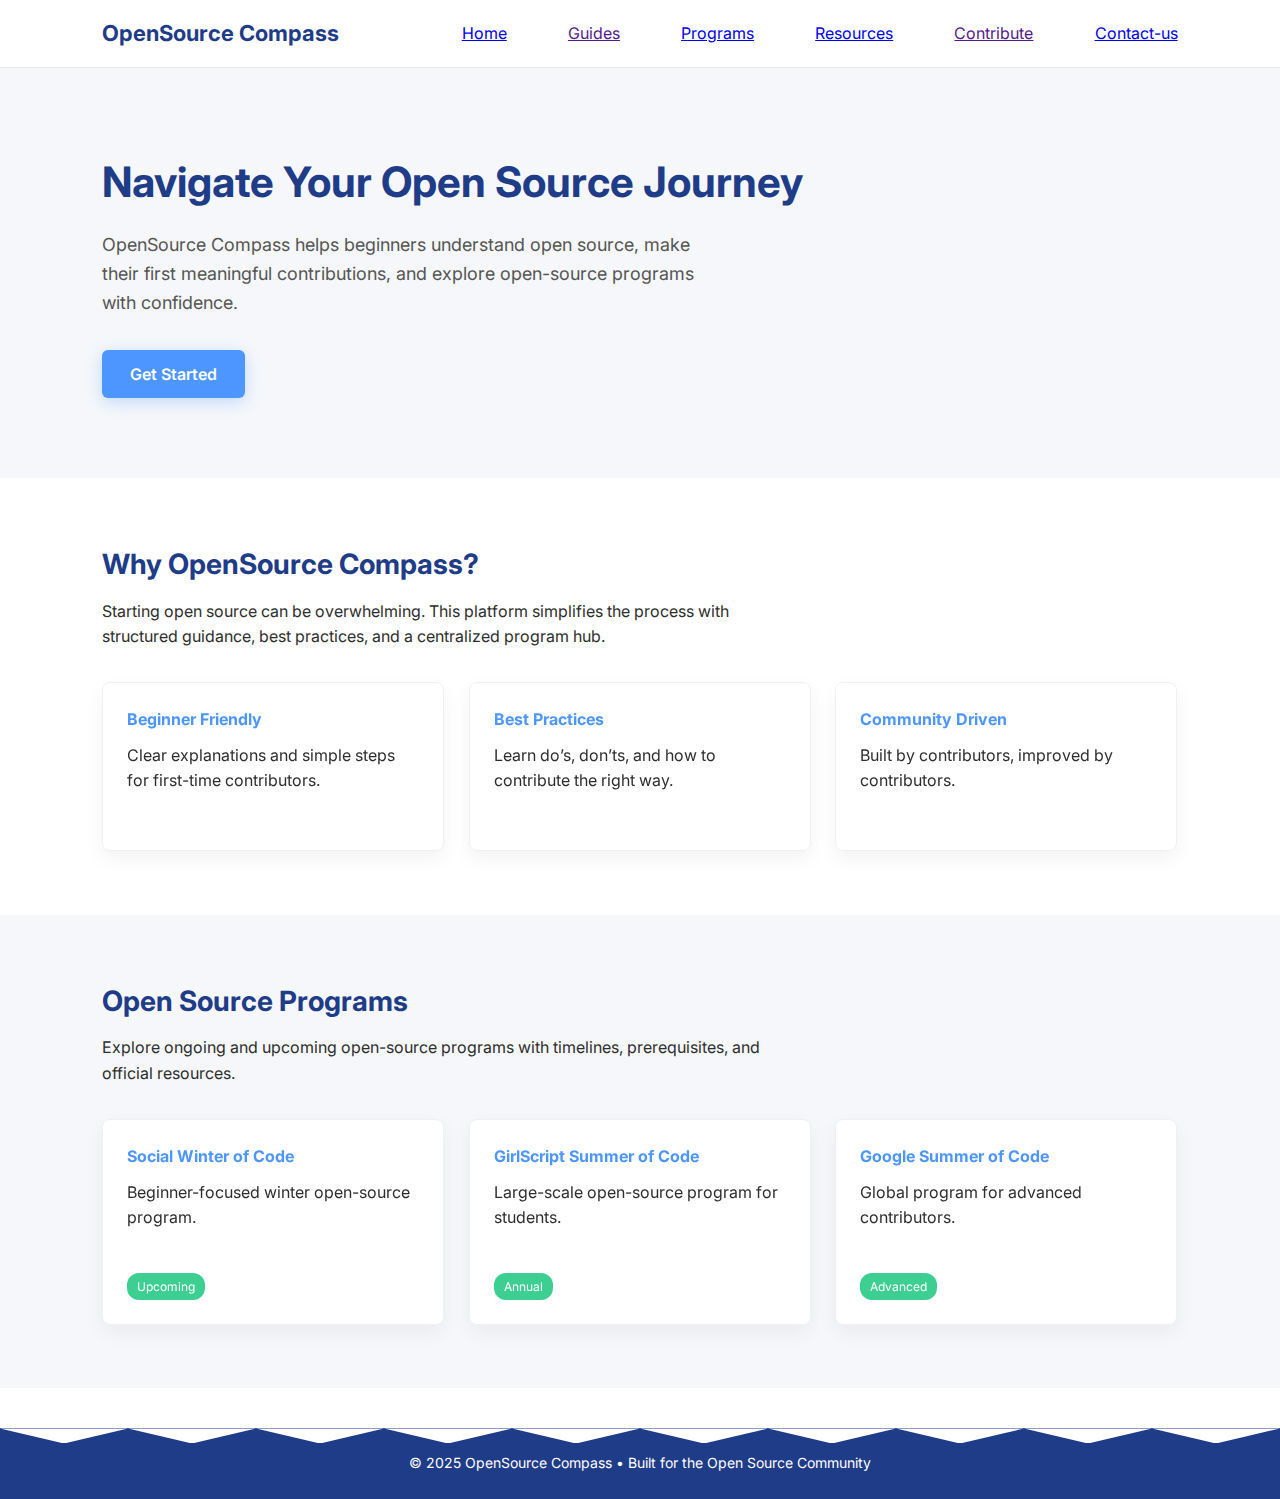
<file: index.html>
<!DOCTYPE html>
<html lang="en">
<head>
    <meta charset="UTF-8">
    <title>OpenSource Compass</title>
    <meta name="viewport" content="width=device-width, initial-scale=1.0">

    <!-- Google Font -->
    <link href="https://fonts.googleapis.com/css2?family=Inter:wght@400;600;700&display=swap" rel="stylesheet">
    <link rel="stylesheet" href="css/style.css">

    <style>
        :root {
            --primary-blue: #1F3C88;
            --secondary-blue: #4D96FF;
            --light-gray: #F5F7FA;
            --text-dark: #2E2E2E;
            --success-green: #3CCF91;
            --white: #FFFFFF;
        }

        * {
            margin: 0;
            padding: 0;
            box-sizing: border-box;
            font-family: 'Inter', sans-serif;
        }

        body {
            background-color: var(--white);
            color: var(--text-dark);
            line-height: 1.6;
        }

       
        header {
            background-color: var(--white);
            border-bottom: 1px solid #eaeaea;
            padding: 16px 8%;
            display: flex;
            justify-content: space-between;
            align-items: center;
        }

        header h1 {
            color: var(--primary-blue);
            font-size: 22px;
        }

        nav a {
            margin-left: 24px;
            text-decoration: none;
            color: var(--text-dark);
            font-weight: 500;
        }

        nav a:hover {
            color: var(--secondary-blue);
        }

        
        .hero {
            background-color: var(--light-gray);
            padding: 80px 8%;
            display: flex;
            flex-direction: column;
            align-items: flex-start;
        }

        .hero h2 {
            font-size: 42px;
            color: var(--primary-blue);
            margin-bottom: 16px;
        }

        .hero p {
            max-width: 600px;
            font-size: 18px;
            margin-bottom: 32px;
        }

        .hero button {
            background-color: var(--secondary-blue);
            color: var(--white);
            border: none;
            padding: 14px 28px;
            font-size: 16px;
            border-radius: 6px;
            cursor: pointer;
        }

        .hero button:hover {
            background-color: var(--primary-blue);
        }

        /* ---------- Section Common ---------- */
        section {
            padding: 64px 8%;
        }

        section h3 {
            font-size: 28px;
            color: var(--primary-blue);
            margin-bottom: 12px;
        }

        section p {
            max-width: 700px;
            margin-bottom: 32px;
        }

        /* ---------- Cards ---------- */
        .card-container {
            display: grid;
            grid-template-columns: repeat(auto-fit, minmax(250px, 1fr));
            gap: 24px;
        }

        .card {
            background-color: var(--white);
            padding: 24px;
            border-radius: 8px;
            box-shadow: 0 8px 20px rgba(0,0,0,0.05);
        }

        .card h4 {
            margin-bottom: 10px;
            color: var(--secondary-blue);
        }

        /* ---------- Programs Section ---------- */
        .programs {
            background-color: var(--light-gray);
        }

        .badge {
            display: inline-block;
            background-color: var(--success-green);
            color: var(--white);
            padding: 4px 10px;
            border-radius: 12px;
            font-size: 12px;
            margin-top: 10px;
        }

        /* ---------- Footer ---------- */
        footer {
            background-color: var(--primary-blue);
            color: var(--white);
            text-align: center;
            padding: 24px;
            margin-top: 40px;
        }

        footer p {
            font-size: 14px;
        }

        /* ---------- Responsive ---------- */
        @media (max-width: 768px) {
            .hero h2 {
                font-size: 32px;
            }
        }
    </style>
</head>

<body>


<header>
    <h1>OpenSource Compass</h1>
    <a>
        <a href="http://127.0.0.1:5500/OpenSource-Compass-main/home.html">Home</a>
        <a href="">Guides</a>
        <a href="http://127.0.0.1:5500/OpenSource-Compass-main/program.html">Programs</a>
        <a href="http://127.0.0.1:5500/OpenSource-Compass-main/Resources.html">Resources</a>
        <a href="">Contribute</a>
        <a href="http://127.0.0.1:5500/OpenSource-Compass-main/contact.html"/>Contact-us</a>
    </nav>
</header>


<section class="hero">
    <h2>Navigate Your Open Source Journey</h2>
    <p>
        OpenSource Compass helps beginners understand open source,
        make their first meaningful contributions, and explore
        open-source programs with confidence.
    </p>
    <button>Get Started</button>
</section>

<section>
    <h3>Why OpenSource Compass?</h3>
    <p>
        Starting open source can be overwhelming. This platform simplifies
        the process with structured guidance, best practices, and a
        centralized program hub.
    </p>

    <div class="card-container">
        <div class="card">
            <h4>Beginner Friendly</h4>
            <p>Clear explanations and simple steps for first-time contributors.</p>
        </div>

        <div class="card">
            <h4>Best Practices</h4>
            <p>Learn do’s, don’ts, and how to contribute the right way.</p>
        </div>

        <div class="card">
            <h4>Community Driven</h4>
            <p>Built by contributors, improved by contributors.</p>
        </div>
    </div>
</section>


<section class="programs">
    <h3>Open Source Programs</h3>
    <p>
        Explore ongoing and upcoming open-source programs with timelines,
        prerequisites, and official resources.
    </p>

    <div class="card-container">
        <div class="card">
            <h4>Social Winter of Code</h4>
            <p>Beginner-focused winter open-source program.</p>
            <span class="badge">Upcoming</span>
        </div>

        <div class="card">
            <h4>GirlScript Summer of Code</h4>
            <p>Large-scale open-source program for students.</p>
            <span class="badge">Annual</span>
        </div>

        <div class="card">
            <h4>Google Summer of Code</h4>
            <p>Global program for advanced contributors.</p>
            <span class="badge">Advanced</span>
        </div>
    </div>
</section>


<footer>
    <p>© 2025 OpenSource Compass • Built for the Open Source Community</p>
</footer>

</body>
</html>
</file>
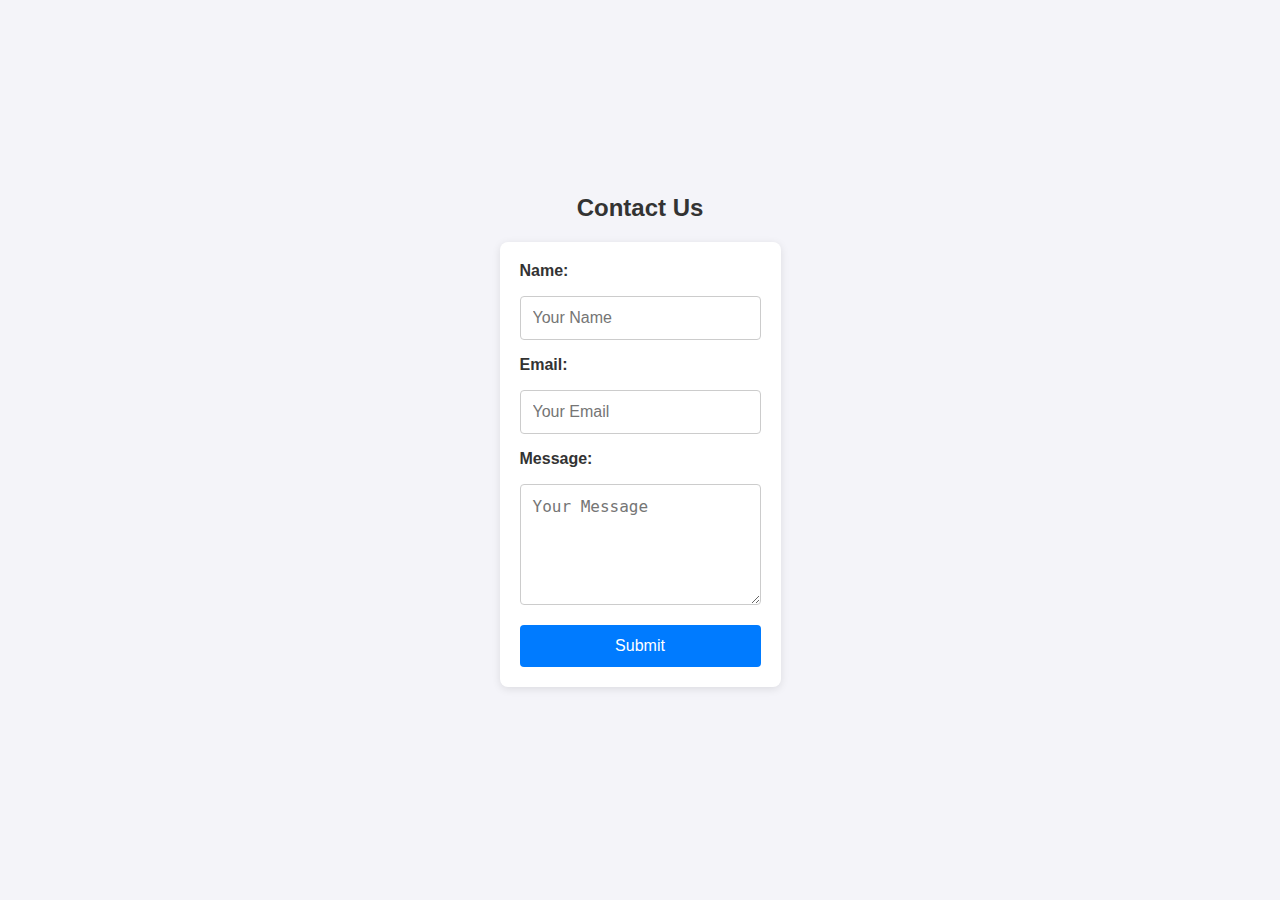
<file: contact.html>
<!DOCTYPE html>
<html lang="en">
<head>
  <meta charset="UTF-8">
  <meta name="viewport" content="width=device-width, initial-scale=1.0">
  <title>Contact Us</title>
  <style>
  
    * {
      margin: 0;
      padding: 0;
      box-sizing: border-box;
    }

    body {
      font-family: Arial, sans-serif;
      background-color: #f4f4f9;
      color: #333;
      display: flex;
      justify-content: center;
      align-items: center;
      height: 100vh;
      margin: 0;
    }

    h2 {
      color: #333;
      text-align: center;
      margin-bottom: 20px;
    }

   
    #contactForm {
      background-color: #fff;
      padding: 20px;
      border-radius: 8px;
      box-shadow: 0 2px 8px rgba(0, 0, 0, 0.1);
      width: 100%;
      max-width: 500px;
    }

    label {
      font-weight: bold;
      margin-bottom: 8px;
      display: inline-block;
    }

    input, textarea {
      width: 100%;
      padding: 12px;
      margin: 8px 0 16px 0;
      border-radius: 4px;
      border: 1px solid #ccc;
      font-size: 16px;
    }

    input:focus, textarea:focus {
      border-color: #007BFF;
      outline: none;
    }

    button {
      background-color: #007BFF;
      color: #fff;
      padding: 12px 20px;
      font-size: 16px;
      border: none;
      border-radius: 4px;
      cursor: pointer;
      width: 100%;
      transition: background-color 0.3s ease;
    }

    button:hover {
      background-color: #0056b3;
    }

  
    #submissions {
      margin-top: 20px;
      list-style: none;
      padding: 0;
    }

    #submissions li {
      background-color: #e9ecef;
      padding: 12px;
      border-radius: 4px;
      margin-bottom: 10px;
      border-left: 4px solid #007BFF;
    }

 
    @media (max-width: 600px) {
      #contactForm {
        width: 90%;
      }

      button {
        width: 100%;
      }
    }
  </style>
</head>
<body>

  <div>
    <h2>Contact Us</h2>
    <form id="contactForm">
      <label for="name">Name:</label><br>
      <input type="text" id="name" placeholder="Your Name" required><br>

      <label for="email">Email:</label><br>
      <input type="email" id="email" placeholder="Your Email" required><br>

      <label for="message">Message:</label><br>
      <textarea id="message" placeholder="Your Message" rows="5" required></textarea><br>

      <button type="submit">Submit</button>
    </form>

    <ul id="submissions"></ul>
  </div>

  <script>
   
    const form = document.getElementById('contactForm');
    const submissionsList = document.getElementById('submissions');

    
    let submissions = JSON.parse(localStorage.getItem('submissions')) || [];

  
    if (submissions.length > 0) {
      const last = submissions[submissions.length - 1];
      document.getElementById('name').value = last.name;
      document.getElementById('email').value = last.email;
      document.getElementById('message').value = last.message;
    }

 
 
    form.addEventListener('submit', function(e) {
      e.preventDefault();

     
      const name = document.getElementById('name').value;
      const email = document.getElementById('email').value;
      const message = document.getElementById('message').value;

   
      submissions.push({ name, email, message });

      
      localStorage.setItem('submissions', JSON.stringify(submissions));

    
    

      

      
      document.getElementById('name').value = name;
      document.getElementById('email').value = email;
      document.getElementById('message').value = message;
    });

 
  </script>

</body>
</html>
</file>
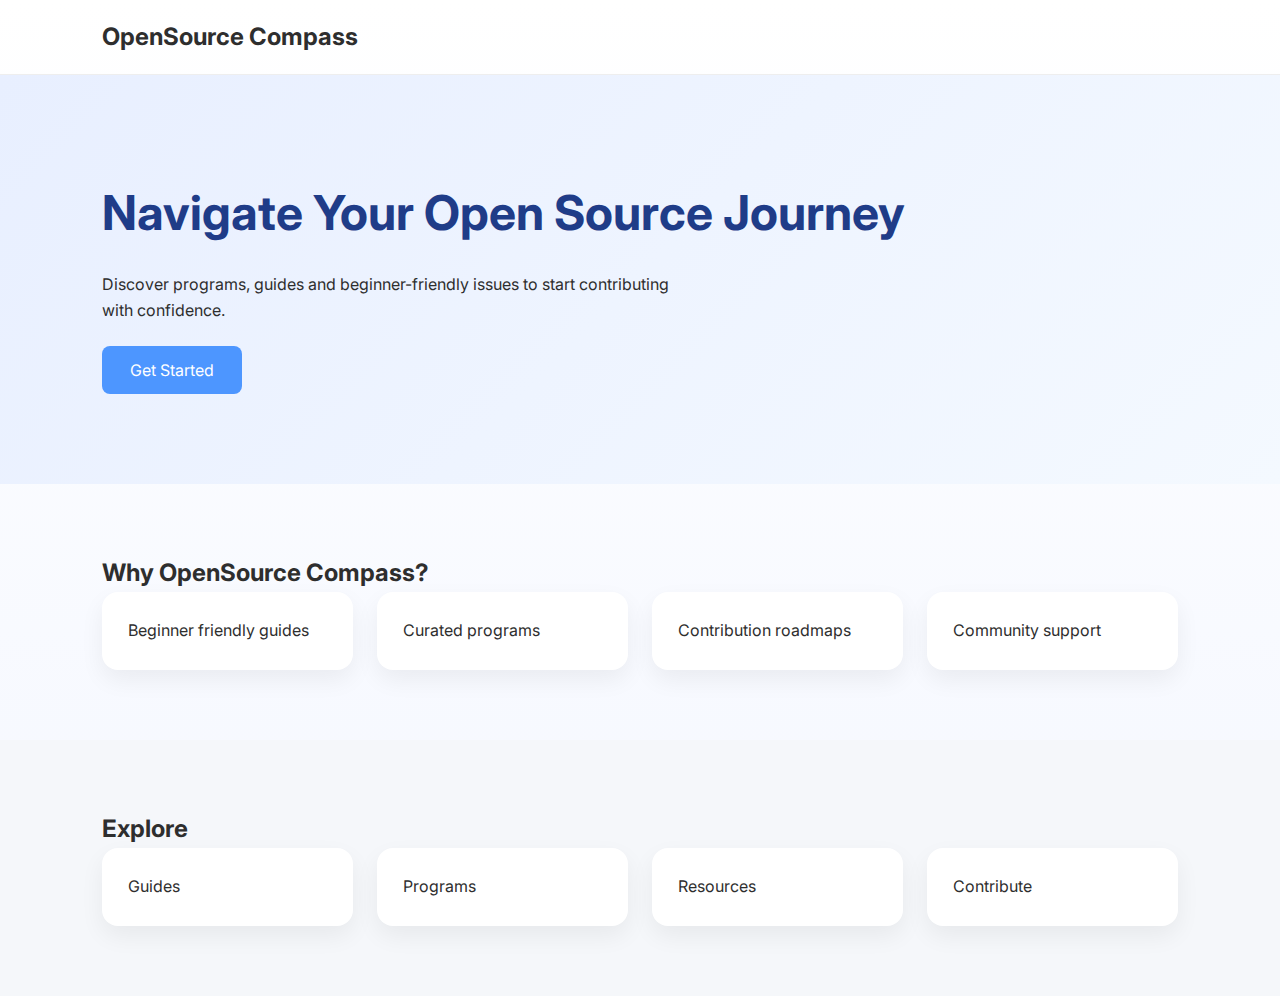
<file: home.html>
<!DOCTYPE html>
<html lang="en">
<head>
<meta charset="UTF-8">
<title>OpenSource Compass</title>
<meta name="viewport" content="width=device-width, initial-scale=1.0">
<link href="https://fonts.googleapis.com/css2?family=Inter:wght@400;600;700&display=swap" rel="stylesheet">
<style>
:root{--p:#1F3C88;--s:#4D96FF;--g:#F5F7FA;--d:#2E2E2E;--w:#fff}
*{margin:0;padding:0;box-sizing:border-box;font-family:Inter,sans-serif}
body{background:var(--w);color:var(--d);line-height:1.6}
header{display:flex;justify-content:space-between;align-items:center;padding:18px 8%;border-bottom:1px solid #eee}
nav a{margin-left:22px;text-decoration:none;color:var(--d);font-weight:500}
nav a:hover{color:var(--s)}
.hero{background:linear-gradient(135deg,#e8efff,#f4f9ff);padding:100px 8%}
.hero h1{font-size:48px;color:var(--p)}
.hero p{max-width:600px;margin:20px 0 35px}
.btn{background:var(--s);color:#fff;padding:14px 28px;border-radius:8px;text-decoration:none}
section{padding:70px 8%}
.grid{display:grid;grid-template-columns:repeat(auto-fit,minmax(240px,1fr));gap:24px}
.card{background:#fff;padding:26px;border-radius:16px;box-shadow:0 10px 25px rgba(0,0,0,.06)}
footer{text-align:center;background:var(--p);color:#fff;padding:26px;margin-top:60px}
body{background:linear-gradient(180deg,#ffffff,#f4f7ff)}.card:hover{transform:translateY(-6px);transition:.3s}.btn:hover{opacity:.9}
</style>
</head>
<body>
<header>
<h2>OpenSource Compass</h2>

</header>
<section class="hero">
<h1>Navigate Your Open Source Journey</h1>
<p>Discover programs, guides and beginner-friendly issues to start contributing with confidence.</p>
<a href="#" class="btn">Get Started</a>
</section>
<section>
<h2>Why OpenSource Compass?</h2>
<div class="grid">
<div class="card">Beginner friendly guides</div>
<div class="card">Curated programs</div>
<div class="card">Contribution roadmaps</div>
<div class="card">Community support</div>
</div>
</section>
<section style="background:var(--g)">
<h2>Explore</h2>
<div class="grid">
<div class="card">Guides</div><div class="card">Programs</div><div class="card">Resources</div><div class="card">Contribute</div>
</div>
</section>

</body>
</html>
</file>
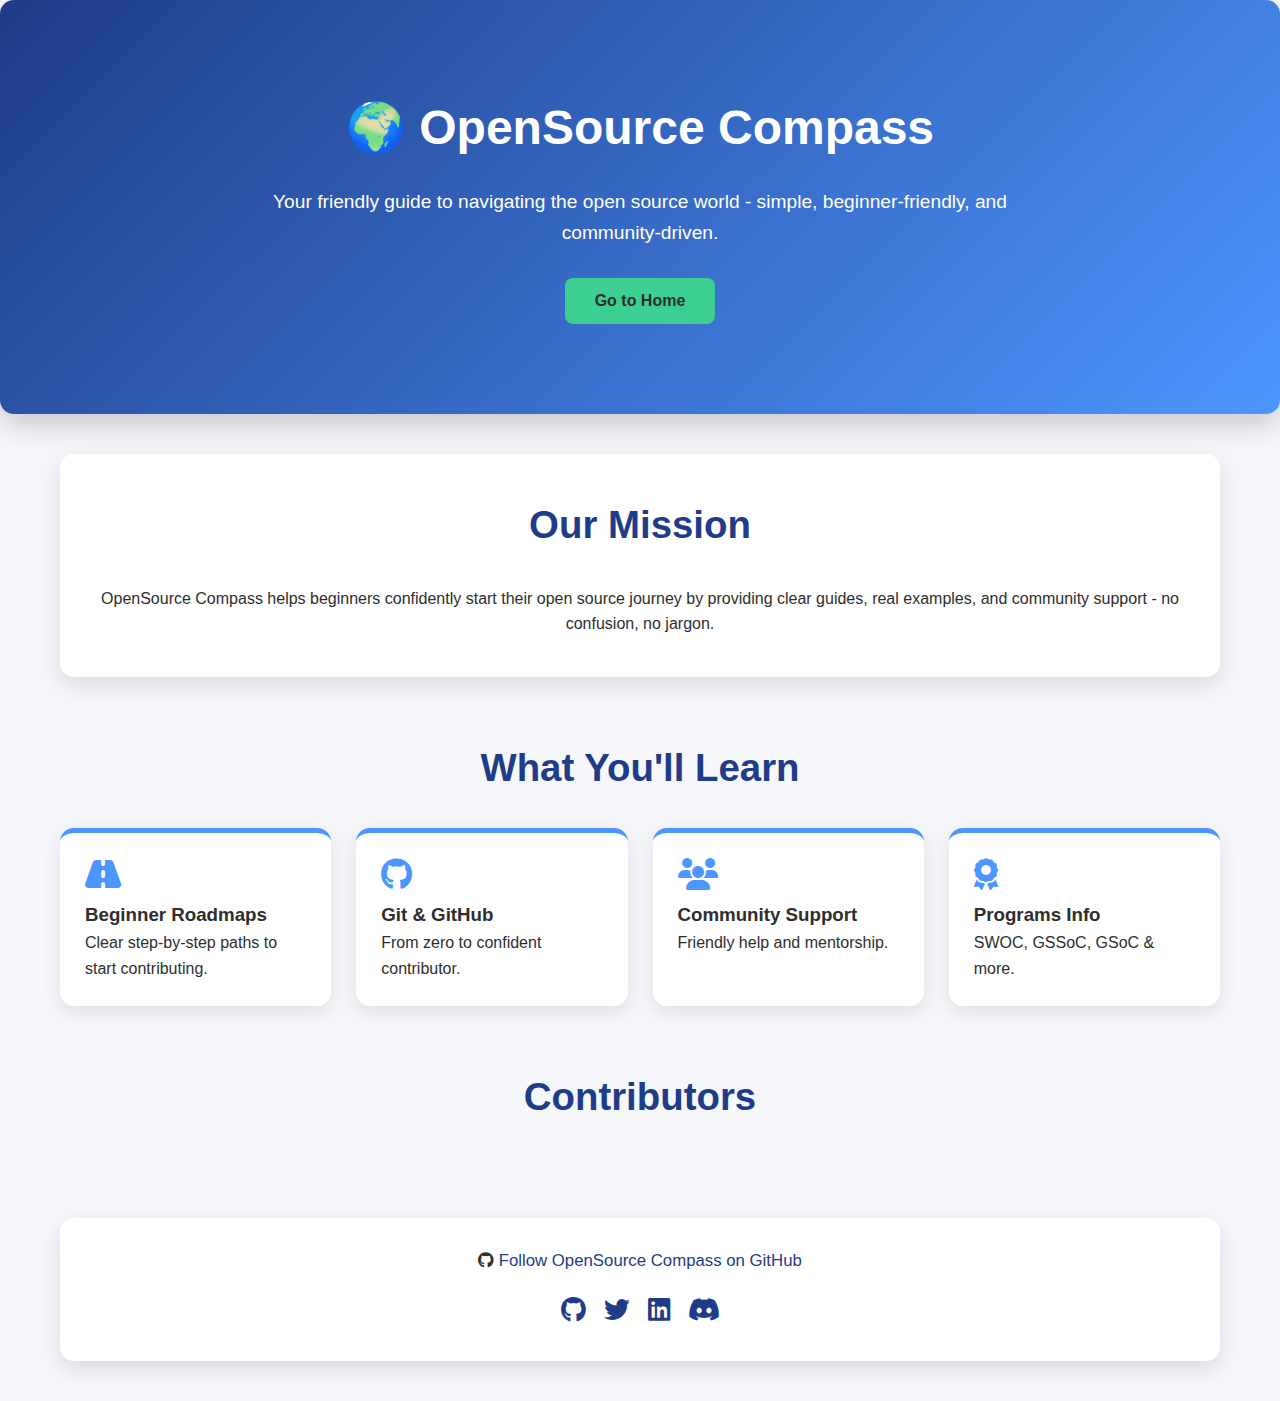
<file: masthead.html>
<!DOCTYPE html>
<html lang="en">
<head>
  <meta charset="UTF-8" />
  <meta name="viewport" content="width=device-width, initial-scale=1.0"/>
  <title>Masthead | OpenSource Compass</title>

  <!-- Font Awesome -->
  <link rel="stylesheet" href="https://cdnjs.cloudflare.com/ajax/libs/font-awesome/6.5.1/css/all.min.css"/>

  <style>
    :root {
      --primary-blue: #1F3C88;
      --secondary-blue: #4D96FF;
      --light-gray: #F5F7FA;
      --text-dark: #2E2E2E;
      --success-green: #3CCF91;
      --warning-orange: #FFA726;
      --danger-red: #EF5350;
      --white: #FFFFFF;
    }

    * {
      margin: 0;
      padding: 0;
      box-sizing: border-box;
      font-family: 'Segoe UI', Tahoma, Geneva, Verdana, sans-serif;
    }

    body {
      background: var(--light-gray);
      color: var(--text-dark);
      line-height: 1.6;
      animation: fadeIn 1s ease forwards;
    }

    @keyframes fadeIn {
      from { opacity: 0; transform: translateY(20px); }
      to { opacity: 1; transform: translateY(0); }
    }

    .container {
      max-width: 1200px;
      margin: 40px auto;
      padding: 0 20px;
      display: flex;
      flex-direction: column;
      gap: 60px;
    }

    /* Masthead Header */
    .masthead-header {
      background: linear-gradient(135deg, var(--primary-blue), var(--secondary-blue));
      color: var(--white);
      padding: 90px 20px;
      text-align: center;
      border-radius: 14px;
      box-shadow: 0 10px 30px rgba(0,0,0,0.2);
    }

    .masthead-header h1 {
      font-size: 3rem;
      margin-bottom: 20px;
    }

    .masthead-header p {
      max-width: 750px;
      margin: 0 auto 30px;
      font-size: 1.2rem;
    }

    .masthead-header button {
      padding: 14px 30px;
      font-size: 16px;
      font-weight: 600;
      border-radius: 8px;
      border: none;
      cursor: pointer;
      background: var(--success-green);
      color: var(--text-dark);
      transition: all 0.3s ease;
    }

    .masthead-header button:hover {
      background: var(--warning-orange);
      transform: translateY(-3px) scale(1.05);
    }

    h2 {
      text-align: center;
      font-size: 2.4rem;
      color: var(--primary-blue);
      margin-bottom: 30px;
    }

    /* Mission */
    .card {
      background: var(--white);
      padding: 40px;
      border-radius: 14px;
      box-shadow: 0 8px 25px rgba(0,0,0,0.12);
      text-align: center;
    }

    /* Features */
    .features {
      display: grid;
      grid-template-columns: repeat(auto-fit, minmax(250px, 1fr));
      gap: 25px;
    }

    .feature-card {
      background: var(--white);
      padding: 25px;
      border-radius: 14px;
      border-top: 5px solid var(--secondary-blue);
      box-shadow: 0 6px 20px rgba(0,0,0,0.1);
      transition: transform 0.3s ease;
    }

    .feature-card:hover {
      transform: translateY(-5px);
    }

    .feature-card i {
      font-size: 2rem;
      color: var(--secondary-blue);
      margin-bottom: 10px;
    }

    /* Contributors Grid */
.contributors {
  display: grid;
  grid-template-columns: repeat(5, 1fr); /* 4 per row */
  gap: 25px;
  justify-items: center;
}

.contributor {
  width: 180px;
  background: var(--white);
  border-radius: 14px;
  padding: 20px;
  text-align: center;
  border: 2px solid var(--secondary-blue);
  transition: all 0.3s ease;
}

.contributor img {
  width: 90px;
  height: 90px;
  border-radius: 50%;
  margin-bottom: 10px;
}

.contributor a {
  text-decoration: none;
  color: var(--text-dark);
}

.contributor:hover {
  transform: translateY(-6px) scale(1.05);
  box-shadow: 0 12px 28px rgba(0,0,0,0.2);
}

/* Responsive */
@media (max-width: 1024px) {
  .contributors {
    grid-template-columns: repeat(2, 1fr); /* 2 per row on tablet */
  }
}

@media (max-width: 600px) {
  .contributors {
    grid-template-columns: 1fr; /* 1 per row on mobile */
  }
}



    /* Contact */
    .contact-grid {
      display: grid;
      grid-template-columns: repeat(auto-fit, minmax(300px, 1fr));
      gap: 25px;
    }

    .contact-card {
      background: var(--white);
      padding: 30px;
      border-radius: 14px;
      box-shadow: 0 8px 22px rgba(0,0,0,0.12);
      text-align: center;
    }

    .social-icons {
      display: flex;
      justify-content: center;
      gap: 18px;
      margin-top: 15px;
    }

    .social-icons a {
      font-size: 1.6rem;
      color: var(--primary-blue);
      transition: transform 0.3s ease;
    }

    .social-icons a:hover {
      transform: scale(1.2);
      color: var(--secondary-blue);
    }

    /* Back to top */
    #backToTop {
      position: fixed;
      bottom: 30px;
      right: 20px;
      width: 50px;
      height: 50px;
      border-radius: 50%;
      border: none;
      background: var(--primary-blue);
      color: var(--white);
      font-size: 20px;
      cursor: pointer;
      display: none;
      box-shadow: 0 6px 20px rgba(0,0,0,0.25);
    }

    #backToTop:hover {
      background: var(--secondary-blue);
    }
    /* Repo / Follow Link Style (same as first card) */
.repo-link {
  font-size: 1.05rem;
  font-weight: 500;
  color: var(--primary-blue);
  text-decoration: none;
  text-underline-offset: 4px;
  transition: color 0.3s ease;
}

.repo-link:hover {
  color: var(--secondary-blue);
}

/* Social icons alignment improvement */
.social-icons {
  margin-top: 15px;
}

.social-icons a {
  font-size: 1.6rem;
  color: var(--primary-blue);
  transition: transform 0.3s ease, color 0.3s ease;
}

.social-icons a:hover {
  transform: scale(1.25);
  color: var(--secondary-blue);
}

  </style>
</head>

<body>

  <!-- Masthead -->
  <section class="masthead-header">
    <h1>🌍 OpenSource Compass</h1>
    <p>Your friendly guide to navigating the open source world - simple, beginner-friendly, and community-driven.</p>
    <button onclick="window.location.href='index.html'">Go to Home</button>
  </section>

  <div class="container">

    <!-- Mission -->
    <section class="card">
      <h2>Our Mission</h2>
      <p>
        OpenSource Compass helps beginners confidently start their open source journey
        by providing clear guides, real examples, and community support - no confusion, no jargon.
      </p>
    </section>

    <!-- Features -->
    <section>
      <h2>What You'll Learn</h2>
      <div class="features">
        <div class="feature-card">
          <i class="fa-solid fa-road"></i>
          <h3>Beginner Roadmaps</h3>
          <p>Clear step-by-step paths to start contributing.</p>
        </div>
        <div class="feature-card">
          <i class="fa-brands fa-github"></i>
          <h3>Git & GitHub</h3>
          <p>From zero to confident contributor.</p>
        </div>
        <div class="feature-card">
          <i class="fa-solid fa-users"></i>
          <h3>Community Support</h3>
          <p>Friendly help and mentorship.</p>
        </div>
        <div class="feature-card">
          <i class="fa-solid fa-award"></i>
          <h3>Programs Info</h3>
          <p>SWOC, GSSoC, GSoC & more.</p>
        </div>
      </div>
    </section>

    <!-- Contributors -->
    <section>
      <h2>Contributors</h2>
      <div id="contributors" class="contributors"></div>
    </section>

    <!-- Contact -->
   <div class="contact-card">
  <p>
    <i class="fa-brands fa-github"></i>
    <a 
      href="https://github.com/sayeeg-11" 
      target="_blank" 
      class="repo-link"
    >
      Follow OpenSource Compass on GitHub
    </a>
  </p>

  <div class="social-icons">
    <a href="https://github.com/sayeeg-11" target="_blank" title="GitHub">
      <i class="fa-brands fa-github"></i>
    </a>
    <a href="#" title="Twitter">
      <i class="fa-brands fa-twitter"></i>
    </a>
    <a href="#" title="LinkedIn">
      <i class="fa-brands fa-linkedin"></i>
    </a>
    <a href="#" title="Discord">
      <i class="fa-brands fa-discord"></i>
    </a>
  </div>
</div>


  </div>

  <button id="backToTop">↑</button>

  <script>
  async function fetchContributors() {
    try {
      const response = await fetch(
        "https://api.github.com/repos/sayeeg-11/OpenSource-Compass/contributors"
      );
      const contributors = await response.json();
      const container = document.getElementById("contributors");
      container.innerHTML = "";

      contributors.forEach(c => {
        const div = document.createElement("div");
        div.className = "contributor";
        div.innerHTML = `
          <a href="${c.html_url}" target="_blank" rel="noopener noreferrer">
            <img src="${c.avatar_url}" alt="${c.login}">
            <p><strong>${c.login}</strong></p>
          </a>
        `;
        container.appendChild(div);
      });
    } catch (error) {
      console.error("Error fetching contributors:", error);
    }
  }

  fetchContributors();
</script>

</body>
</html>
</file>
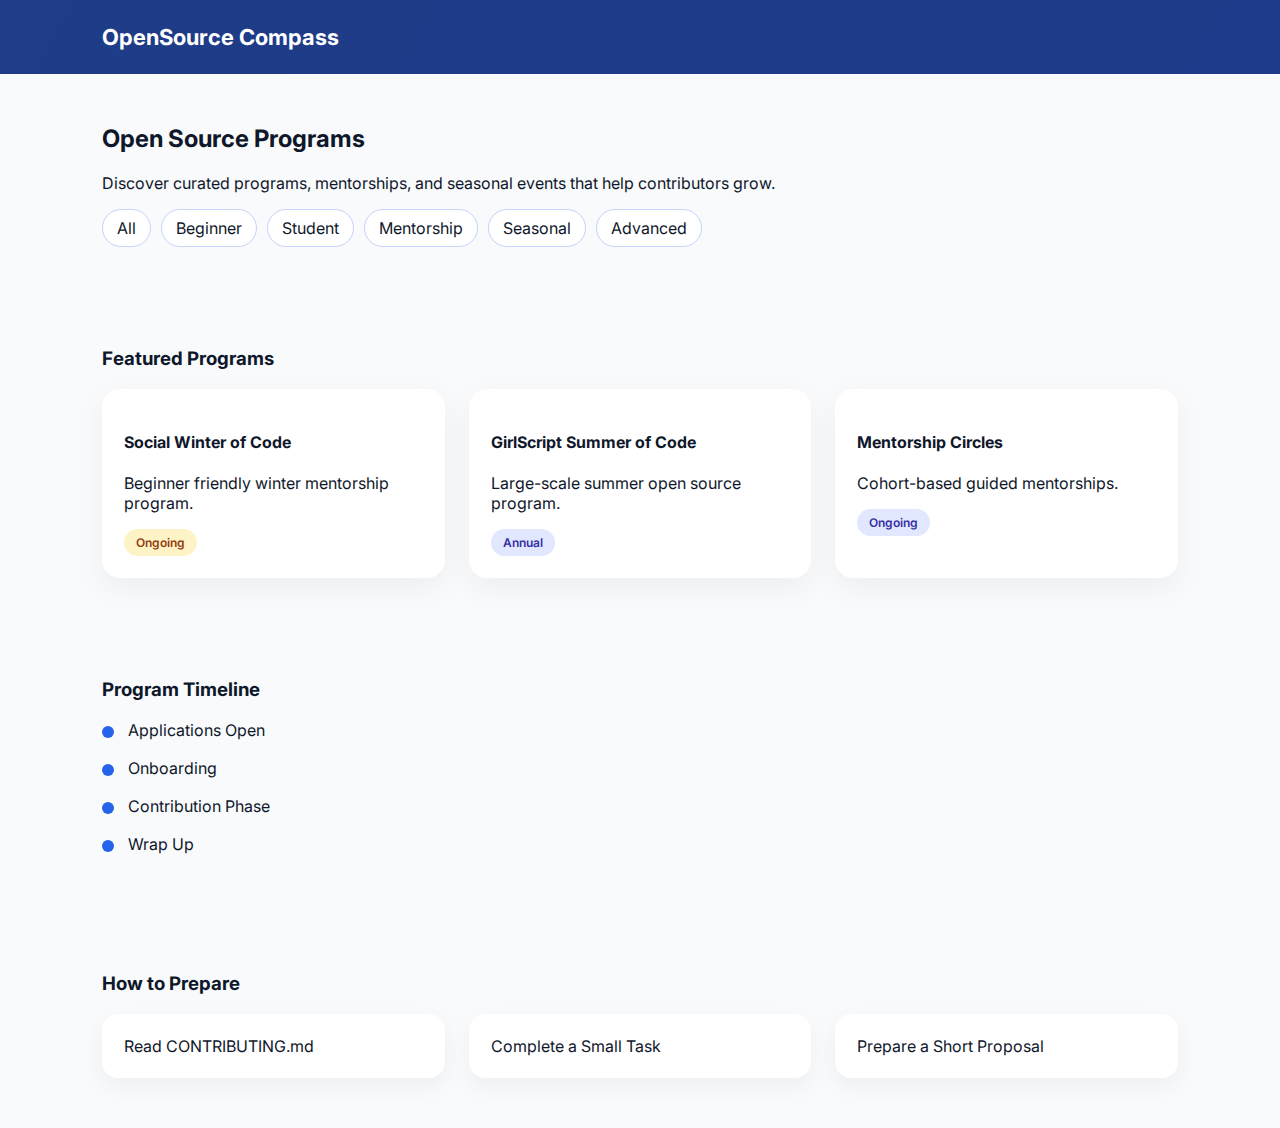
<file: program.html>
<!DOCTYPE html>
<html lang="en">
<head>
<meta charset="utf-8" />
<title>OpenSource Compass — Programs</title>
<meta name="viewport" content="width=device-width, initial-scale=1" />
<link href="https://fonts.googleapis.com/css2?family=Inter:wght@400;600;700&display=swap" rel="stylesheet" />
<style>
:root{--primary:#2563eb;--secondary:#1e40af;--bg:#f8fafc;--card:#ffffff;--text:#0f172a}
*{box-sizing:border-box;font-family:Inter}
body{margin:0;background:var(--bg);color:var(--text)}
header{background:linear-gradient(120deg,#1f3c88,#1e3a8a);color:#fff;padding:24px 8%;font-size:22px;font-weight:700}
section{padding:50px 8%}
h2,h3{margin-top:0}
.programs-grid{display:grid;grid-template-columns:repeat(auto-fit,minmax(280px,1fr));gap:24px}
.program-card{background:var(--card);padding:22px;border-radius:18px;box-shadow:0 10px 30px rgba(0,0,0,.05);transition:.3s}
.program-card:hover{transform:translateY(-6px);box-shadow:0 20px 40px rgba(0,0,0,.08)}
.program-badge{padding:6px 12px;border-radius:999px;font-size:12px;font-weight:600;display:inline-block}
.badge-upcoming{background:#fef3c7;color:#92400e}
.badge-annual{background:#e0e7ff;color:#3730a3}
.filters{display:flex;gap:10px;flex-wrap:wrap}
.filter-pill{background:#fff;border:1px solid #c7d2fe;border-radius:999px;padding:8px 14px;cursor:pointer;transition:.2s}
.filter-pill:hover{background:#2563eb;color:#fff}
.timeline-item{display:flex;gap:14px;margin-bottom:18px}
.timeline-dot{width:12px;height:12px;border-radius:50%;background:#2563eb;margin-top:6px}
.card-container{display:grid;grid-template-columns:repeat(auto-fit,minmax(260px,1fr));gap:24px}
.card{background:#fff;padding:22px;border-radius:16px;box-shadow:0 8px 22px rgba(0,0,0,.05)}
footer{text-align:center;padding:20px;background:#0f172a;color:#cbd5f5}
</style>
</head>
<body>
<header>OpenSource Compass</header>
<section class="programs-hero">
<h2>Open Source Programs</h2>
<p>Discover curated programs, mentorships, and seasonal events that help contributors grow.</p>
<div class="filters">
<span class="filter-pill">All</span><span class="filter-pill">Beginner</span><span class="filter-pill">Student</span><span class="filter-pill">Mentorship</span><span class="filter-pill">Seasonal</span><span class="filter-pill">Advanced</span>
</div>
</section>
<section>
<h3>Featured Programs</h3>
<div class="programs-grid">
<div class="program-card"><h4>Social Winter of Code</h4><p>Beginner friendly winter mentorship program.</p><span class="program-badge badge-upcoming">Ongoing</span></div>
<div class="program-card"><h4>GirlScript Summer of Code</h4><p>Large-scale summer open source program.</p><span class="program-badge badge-annual">Annual</span></div>
<div class="program-card"><h4>Mentorship Circles</h4><p>Cohort-based guided mentorships.</p><span class="program-badge badge-annual">Ongoing</span></div>
</div>
</section>
<section>
<h3>Program Timeline</h3>
<div class="timeline-item"><div class="timeline-dot"></div><div>Applications Open</div></div>
<div class="timeline-item"><div class="timeline-dot"></div><div>Onboarding</div></div>
<div class="timeline-item"><div class="timeline-dot"></div><div>Contribution Phase</div></div>
<div class="timeline-item"><div class="timeline-dot"></div><div>Wrap Up</div></div>
</section>
<section>
<h3>How to Prepare</h3>
<div class="card-container">
<div class="card">Read CONTRIBUTING.md</div>
<div class="card">Complete a Small Task</div>
<div class="card">Prepare a Short Proposal</div>
</div>
</section>
</body>
</html>
</file>
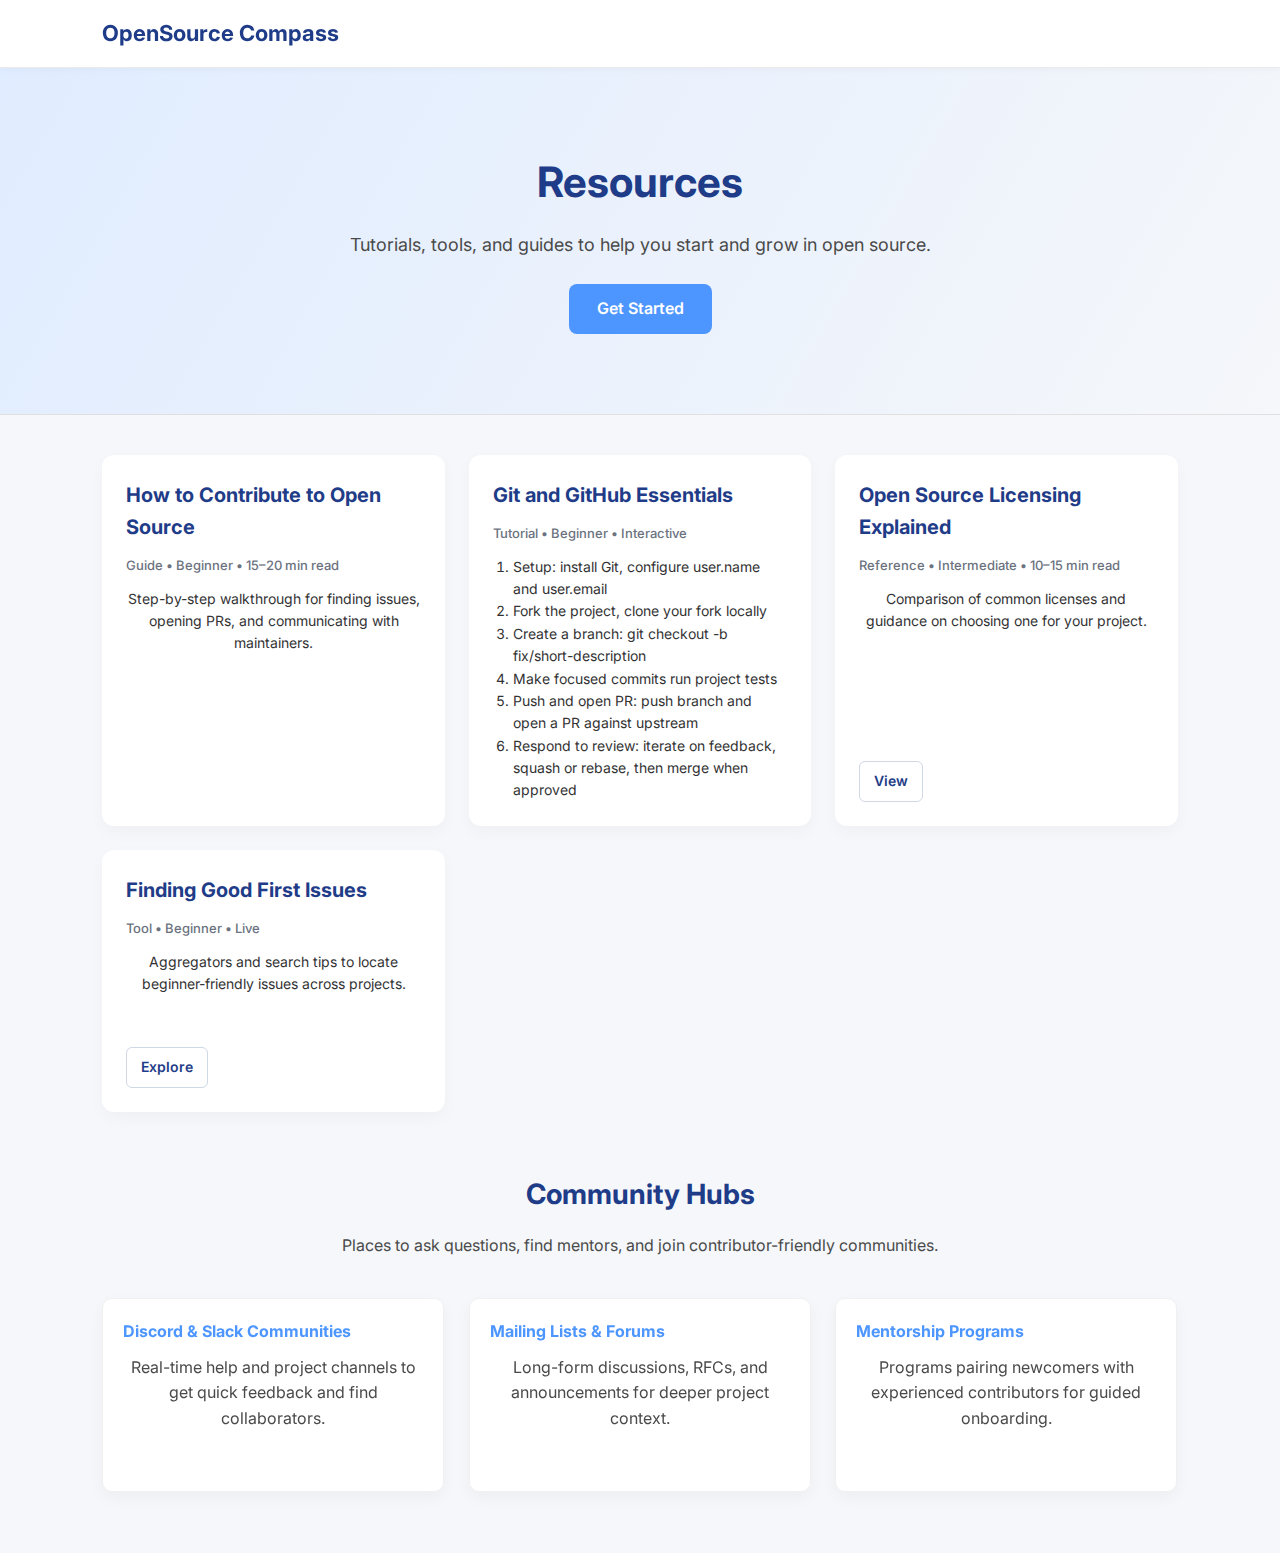
<file: Resources.html>
<!DOCTYPE html>
<html lang="en">
<head>
  <meta charset="utf-8" />
  <title>OpenSource Compass — Resources</title>
  <meta name="viewport" content="width=device-width, initial-scale=1" />
  <link href="https://fonts.googleapis.com/css2?family=Inter:wght@400;600;700&display=swap" rel="stylesheet" />
  <link rel="stylesheet" href="css/style.css" />
  <style>
    :root {
      --primary-blue: #1F3C88;
      --secondary-blue: #4D96FF;
      --light-gray: #F5F7FA;
      --text-dark: #2E2E2E;
      --success-green: #3CCF91;
      --white: #FFFFFF;
      --hover-shadow: 0 12px 25px rgba(0,0,0,0.08);
    }

    body {
      font-family: 'Inter', sans-serif;
      background-color: var(--light-gray);
      color: var(--text-dark);
      line-height: 1.6;
    }

    header {
      background-color: var(--white);
      border-bottom: 1px solid #eaeaea;
      padding: 16px 8%;
      display: flex;
      justify-content: space-between;
      align-items: center;
      position: sticky;
      top: 0;
      z-index: 10;
      box-shadow: 0 2px 6px rgba(0,0,0,0.03);
    }

    header h1 {
      color: var(--primary-blue);
      font-size: 22px;
      font-weight: 700;
    }

    nav a {
      margin-left: 24px;
      font-weight: 500;
      color: var(--text-dark);
      transition: color 0.3s ease;
    }

    nav a:hover {
      color: var(--secondary-blue);
    }

    .resources-hero {
      background: linear-gradient(120deg, #E0ECFF, #F5F7FA);
      padding: 80px 8%;
      text-align: center;
      border-bottom: 1px solid #e0e0e0;
    }

    .resources-hero h2 {
      font-size: 42px;
      color: var(--primary-blue);
      margin-bottom: 16px;
    }

    .resources-hero p {
      font-size: 18px;
      max-width: 700px;
      margin: auto;
      margin-bottom: 24px;
      color: #4a4a4a;
    }

    .resources-hero .btn-primary {
      padding: 12px 28px;
      font-size: 16px;
      border-radius: 8px;
      text-decoration: none;
      display: inline-block;
      transition: transform 0.2s;
    }

    .resources-hero .btn-primary:hover {
      transform: translateY(-2px);
      box-shadow: 0 6px 20px rgba(0,0,0,0.1);
    }

    .resources-grid {
      display: grid;
      grid-template-columns: repeat(auto-fit, minmax(260px, 1fr));
      gap: 24px;
      margin: 40px 8%;
    }

    .resource-card {
      background: var(--white);
      padding: 24px;
      border-radius: 12px;
      box-shadow: 0 6px 16px rgba(0,0,0,0.03);
      display: flex;
      flex-direction: column;
      gap: 12px;
      transition: transform 0.3s ease, box-shadow 0.3s ease;
    }

    .resource-card:hover {
      transform: translateY(-6px);
      box-shadow: var(--hover-shadow);
    }

    .resource-card h4 {
      color: var(--primary-blue);
      font-size: 20px;
      margin: 0;
    }

    .resource-meta {
      font-size: 13px;
      color: #6b7280;
      font-weight: 500;
    }

    .resource-card p, .resource-card ol {
      font-size: 14px;
      color: #333;
    }

    .resource-card ol {
      margin-left: 20px;
    }

    .resource-actions {
      margin-top: auto;
      display: flex;
      gap: 10px;
    }

    .btn-outline {
      border: 1px solid #cfd8e5;
      background: transparent;
      color: var(--primary-blue);
      padding: 8px 14px;
      border-radius: 6px;
      text-decoration: none;
      font-weight: 600;
      font-size: 14px;
      transition: background 0.3s, color 0.3s;
    }

    .btn-outline:hover {
      background: var(--primary-blue);
      color: var(--white);
    }

    .btn-primary {
      background: var(--secondary-blue);
      color: var(--white);
      padding: 8px 14px;
      border-radius: 6px;
      text-decoration: none;
      font-weight: 600;
      font-size: 14px;
      transition: transform 0.2s, box-shadow 0.2s;
    }

    .btn-primary:hover {
      transform: translateY(-2px);
      box-shadow: 0 6px 18px rgba(0,0,0,0.1);
    }

    .filters {
      display: flex;
      gap: 12px;
      flex-wrap: wrap;
      margin-top: 12px;
      justify-content: center;
    }

    .filter-pill {
      background: #fff;
      border: 1px solid #e6eefc;
      color: var(--primary-blue);
      padding: 6px 12px;
      border-radius: 999px;
      font-size: 13px;
      cursor: pointer;
      transition: background 0.2s, color 0.2s;
    }

    .filter-pill:hover {
      background: var(--primary-blue);
      color: #fff;
    }

    section h3 {
      font-size: 28px;
      color: var(--primary-blue);
      text-align: center;
      margin-top: 60px;
      margin-bottom: 16px;
    }

    section p {
      text-align: center;
      color: #4a4a4a;
      margin-bottom: 40px;
      max-width: 700px;
      margin-left: auto;
      margin-right: auto;
    }

    .card-container {
      display: grid;
      grid-template-columns: repeat(auto-fit, minmax(240px, 1fr));
      gap: 24px;
      margin: 0 8% 60px 8%;
    }

    .card {
      background: var(--white);
      padding: 20px;
      border-radius: 10px;
      box-shadow: 0 6px 16px rgba(0,0,0,0.04);
      transition: transform 0.3s, box-shadow 0.3s;
    }

    .card:hover {
      transform: translateY(-5px);
      box-shadow: var(--hover-shadow);
    }

    .card h4 {
      color: var(--secondary-blue);
      margin-bottom: 10px;
    }

    footer {
      background-color: var(--primary-blue);
      color: #fff;
      text-align: center;
      padding: 28px 8%;
      font-size: 14px;
      margin-top: 60px;
    }

    @media (max-width: 768px) {
      .resources-hero {
        padding: 50px 6%;
      }
      .resources-hero h2 {
        font-size: 32px;
      }
      .resources-hero p {
        font-size: 16px;
      }
    }
  </style>
</head>
<body>

<header>
  <h1>OpenSource Compass</h1>
</header>

<section class="resources-hero">
  <h2>Resources</h2>
  <p>Tutorials, tools, and guides to help you start and grow in open source.</p>
  <a href="#" class="btn-primary">Get Started</a>
</section>

<section>
  <div class="resources-grid">
    <article class="resource-card">
      <h4>How to Contribute to Open Source</h4>
      <div class="resource-meta">Guide • Beginner • 15–20 min read</div>
      <p>Step-by-step walkthrough for finding issues, opening PRs, and communicating with maintainers.</p>
    </article>

    <article class="resource-card">
      <h4>Git and GitHub Essentials</h4>
      <div class="resource-meta">Tutorial • Beginner • Interactive</div>
      <ol>
        <li>Setup: install Git, configure user.name and user.email</li>
        <li>Fork the project, clone your fork locally</li>
        <li>Create a branch: git checkout -b fix/short-description</li>
        <li>Make focused commits run project tests</li>
        <li>Push and open PR: push branch and open a PR against upstream</li>
        <li>Respond to review: iterate on feedback, squash or rebase, then merge when approved</li>
      </ol>
    </article>

    <article class="resource-card">
      <h4>Open Source Licensing Explained</h4>
      <div class="resource-meta">Reference • Intermediate • 10–15 min read</div>
      <p>Comparison of common licenses and guidance on choosing one for your project.</p>
      <div class="resource-actions">
        <a class="btn-outline" href="https://github.com/sayeeg-11/OpenSource-Compass">View</a>
      </div>
    </article>

    <article class="resource-card">
      <h4>Finding Good First Issues</h4>
      <div class="resource-meta">Tool • Beginner • Live</div>
      <p>Aggregators and search tips to locate beginner-friendly issues across projects.</p>
      <div class="resource-actions">
        <a class="btn-outline" href="https://github.com/sayeeg-11/OpenSource-Compass">Explore</a>
      </div>
    </article>
  </div>
</section>

<section>
  <h3>Community Hubs</h3>
  <p>Places to ask questions, find mentors, and join contributor-friendly communities.</p>
  <div class="card-container">
    <div class="card">
      <h4>Discord & Slack Communities</h4>
      <p>Real-time help and project channels to get quick feedback and find collaborators.</p>
    </div>
    <div class="card">
      <h4>Mailing Lists & Forums</h4>
      <p>Long-form discussions, RFCs, and announcements for deeper project context.</p>
    </div>
    <div class="card">
      <h4>Mentorship Programs</h4>
      <p>Programs pairing newcomers with experienced contributors for guided onboarding.</p>
    </div>
  </div>
</section>



</body>
</html>
</file>
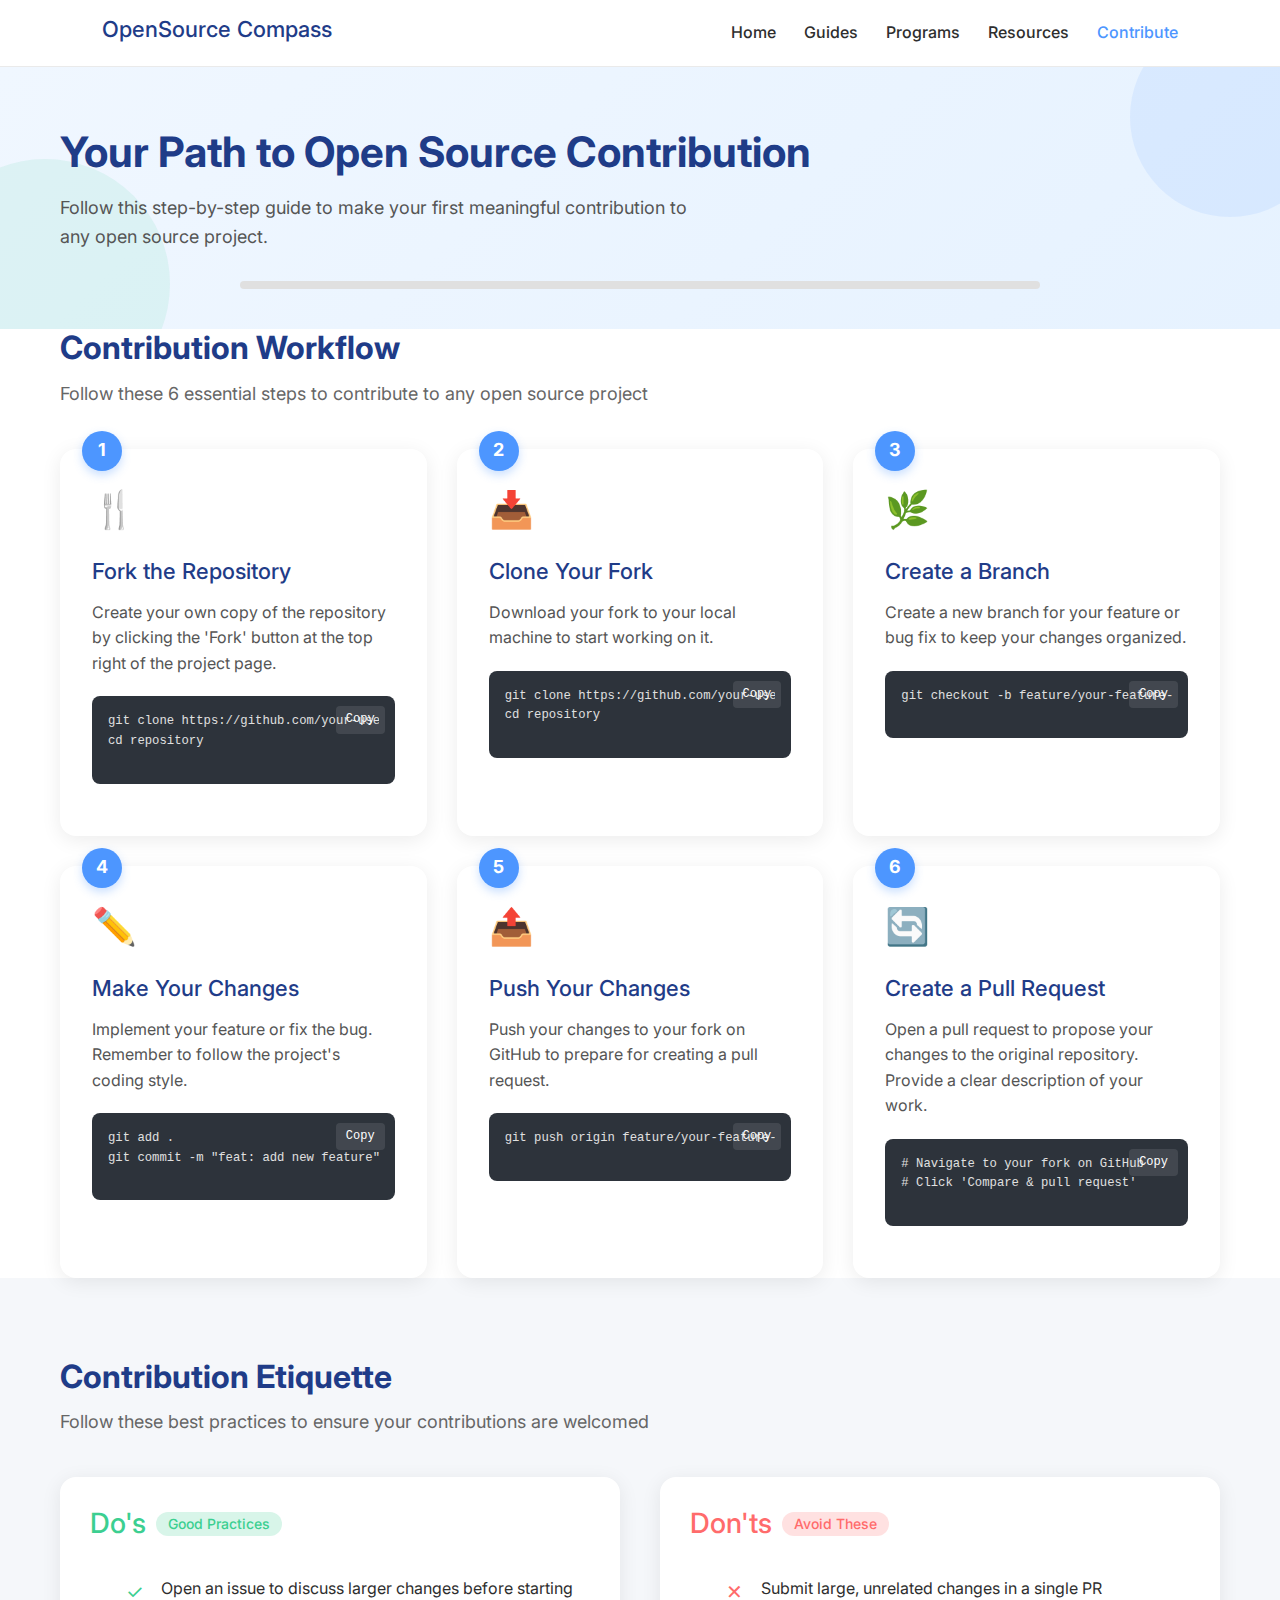
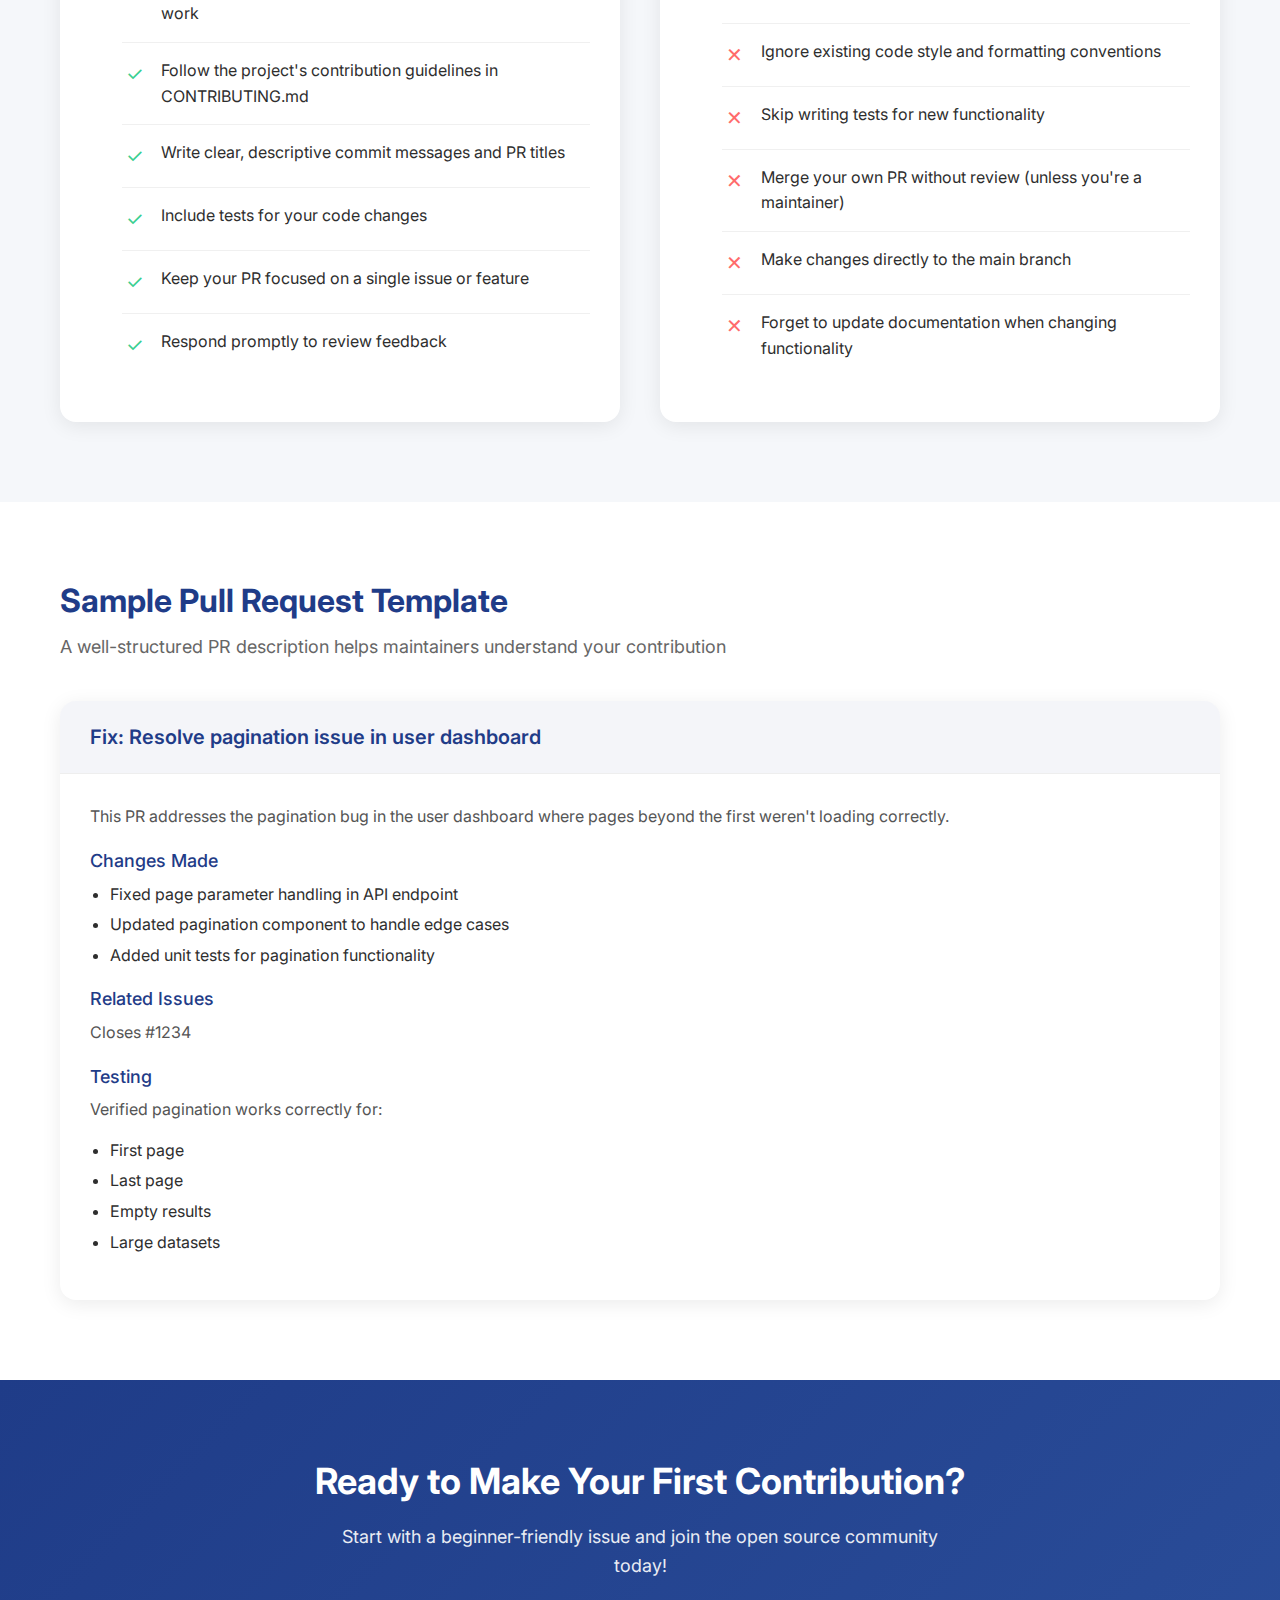
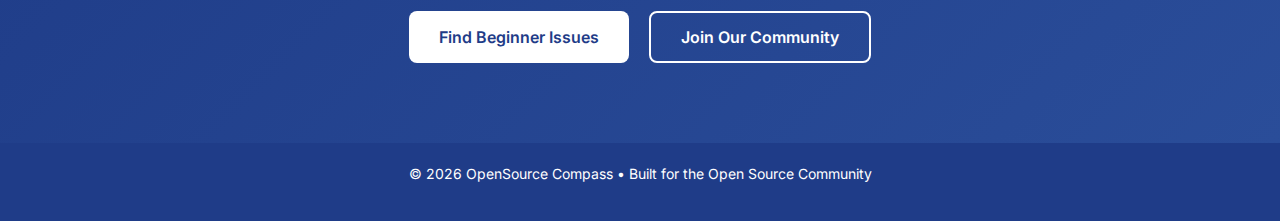
<file: pages/Contribute.html>
<!DOCTYPE html>
<html lang="en">
<head>
    <meta charset="UTF-8">
    <meta name="viewport" content="width=device-width, initial-scale=1.0">
    <title>How to Contribute | OpenSource Compass</title>
    
    <!-- Google Font -->
    <link href="https://fonts.googleapis.com/css2?family=Inter:wght@400;500;600;700&display=swap" rel="stylesheet">
    <link href="https://cdn.jsdelivr.net/npm/bootstrap@5.3.8/dist/css/bootstrap.min.css" rel="stylesheet">
    <link rel="stylesheet" href="../css/contribute.css">
</head>
<body>
    <!-- Navbar -->
    <header>
        <h1>OpenSource Compass</h1>
        <nav>
            <a href="index.html">Home</a>
            <a href="guides.html">Guides</a>
            <a href="programs.html">Programs</a>
            <a href="Resources.html">Resources</a>
            <a href="contribute.html" class="active">Contribute</a>
        </nav>
    </header>

    <main class="contribute-container">
        <!-- Hero Section -->
        <section class="hero-section">
            <div class="container">
                <h1 class="hero-title">Your Path to Open Source Contribution</h1>
                <p class="hero-subtitle">Follow this step-by-step guide to make your first meaningful contribution to any open source project.</p>
                <div class="progress-indicator">
                    <div class="progress-bar">
                        <div class="progress-fill" id="progressFill"></div>
                    </div>
                </div>
            </div>
        </section>

        <!-- Contribution Workflow -->
        <section class="workflow-section">
            <div class="container">
                <h2 class="section-title">Contribution Workflow</h2>
                <p class="section-description">Follow these 6 essential steps to contribute to any open source project</p>
                
                <div class="workflow-container" id="workflowContainer">
                    <!-- Steps will be dynamically inserted here -->
                </div>
            </div>
        </section>

        <!-- Do's and Don'ts -->
        <section class="dos-donts-section">
            <div class="container">
                <h2 class="section-title">Contribution Etiquette</h2>
                <p class="section-description">Follow these best practices to ensure your contributions are welcomed</p>
                
                <div class="dos-donts-grid">
                    <div class="dos-section">
                        <h3>Do's <span class="do-badge">Good Practices</span></h3>
                        <ul class="dos-list">
                            <!-- Do's will be dynamically inserted here -->
                        </ul>
                    </div>
                    <div class="donts-section">
                        <h3>Don'ts <span class="dont-badge">Avoid These</span></h3>
                        <ul class="donts-list">
                            <!-- Don'ts will be dynamically inserted here -->
                        </ul>
                    </div>
                </div>
            </div>
        </section>

        <!-- PR Template -->
        <section class="pr-template-section">
            <div class="container">
                <h2 class="section-title">Sample Pull Request Template</h2>
                <p class="section-description">A well-structured PR description helps maintainers understand your contribution</p>
                
                <div class="pr-template-container">
                    <div class="pr-template-header">
                        <span class="pr-template-title">Fix: Resolve pagination issue in user dashboard</span>
                    </div>
                    <div class="pr-template-body">
                        <p>This PR addresses the pagination bug in the user dashboard where pages beyond the first weren't loading correctly.</p>
                        
                        <h4>Changes Made</h4>
                        <ul>
                            <li>Fixed page parameter handling in API endpoint</li>
                            <li>Updated pagination component to handle edge cases</li>
                            <li>Added unit tests for pagination functionality</li>
                        </ul>
                        
                        <h4>Related Issues</h4>
                        <p>Closes #1234</p>
                        
                        <h4>Testing</h4>
                        <p>Verified pagination works correctly for:</p>
                        <ul>
                            <li>First page</li>
                            <li>Last page</li>
                            <li>Empty results</li>
                            <li>Large datasets</li>
                        </ul>
                    </div>
                </div>
            </div>
        </section>

        <!-- Final Call to Action -->
        <section class="cta-section">
            <div class="container">
                <div class="cta-content">
                    <h2>Ready to Make Your First Contribution?</h2>
                    <p>Start with a beginner-friendly issue and join the open source community today!</p>
                    <div class="cta-buttons">
                        <button class="btn btn-primary">Find Beginner Issues</button>
                        <button class="btn btn-secondary">Join Our Community</button>
                    </div>
                </div>
            </div>
        </section>
    </main>

    <!-- Footer -->
    <footer>
        <p>© 2026 OpenSource Compass • Built for the Open Source Community</p>
    </footer>

    <script src="../Js_scripts/contribute.js"></script>
</body>
</html>
</file>
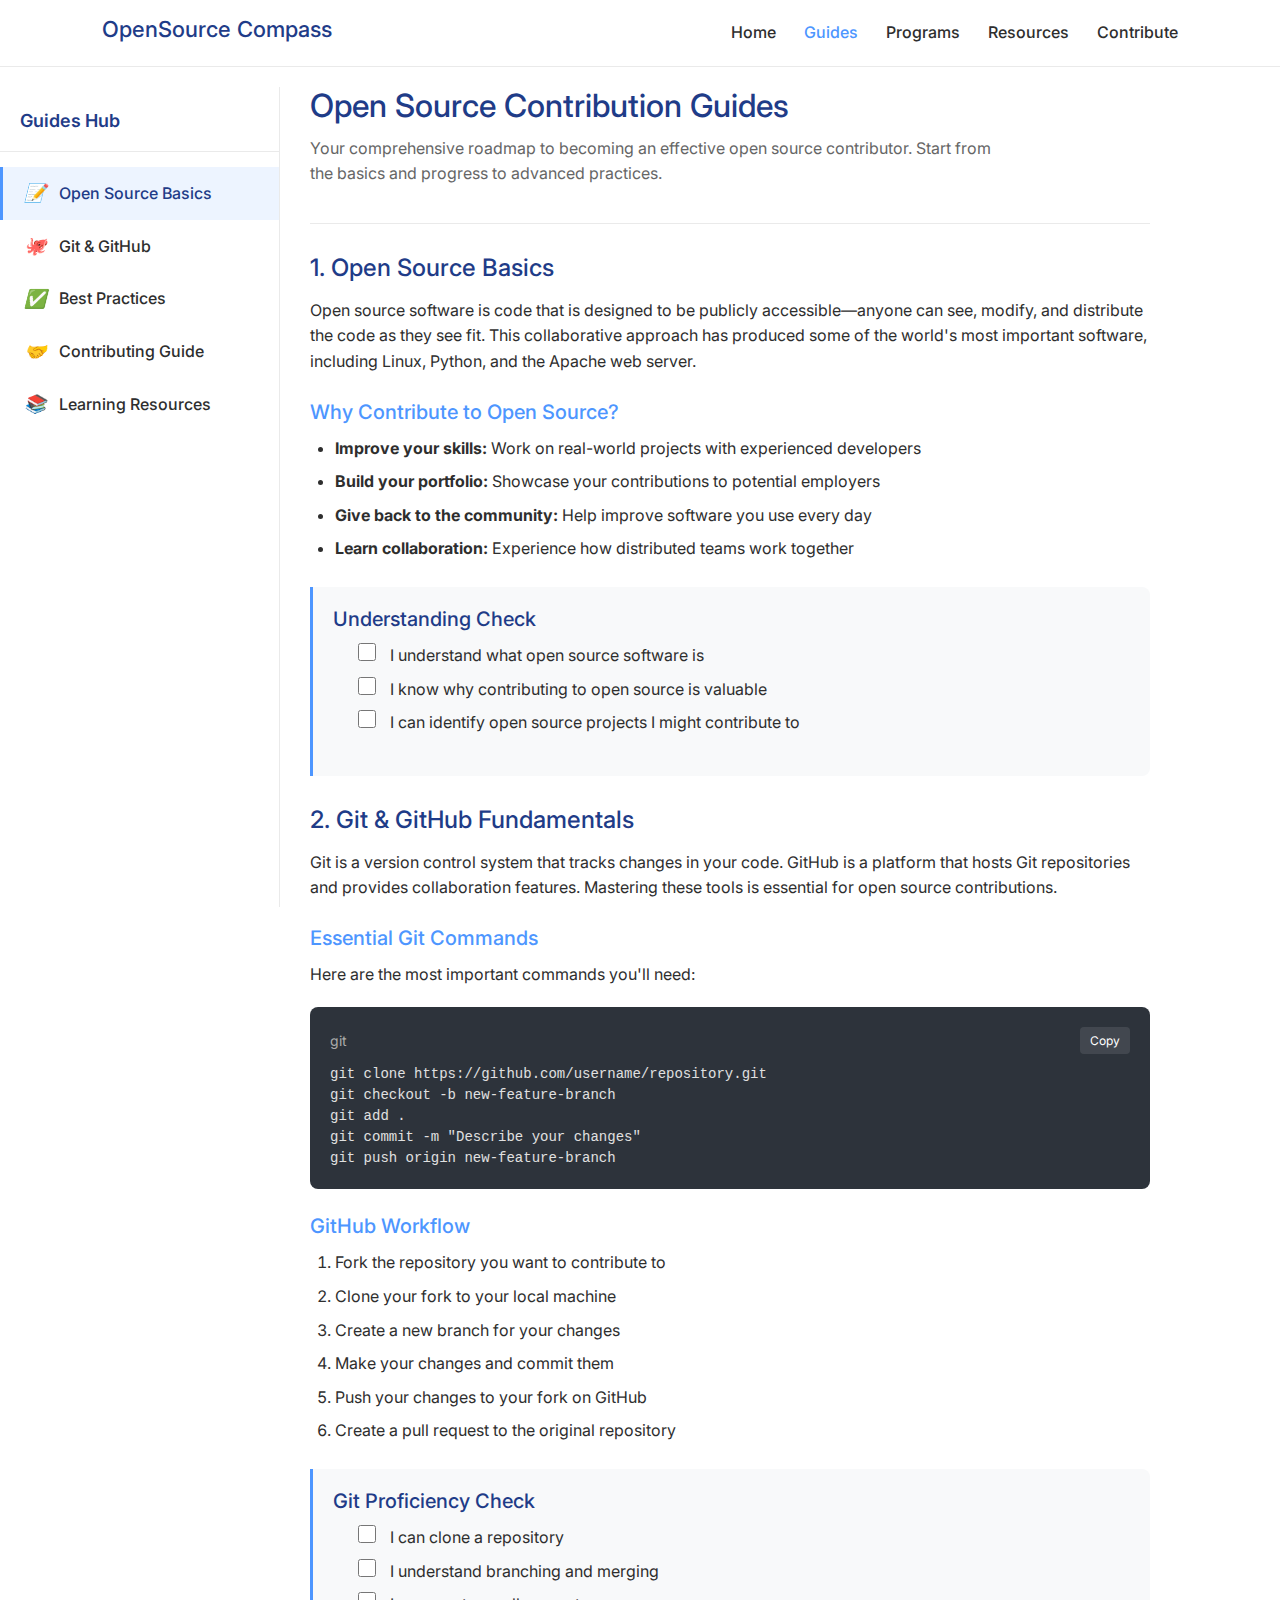
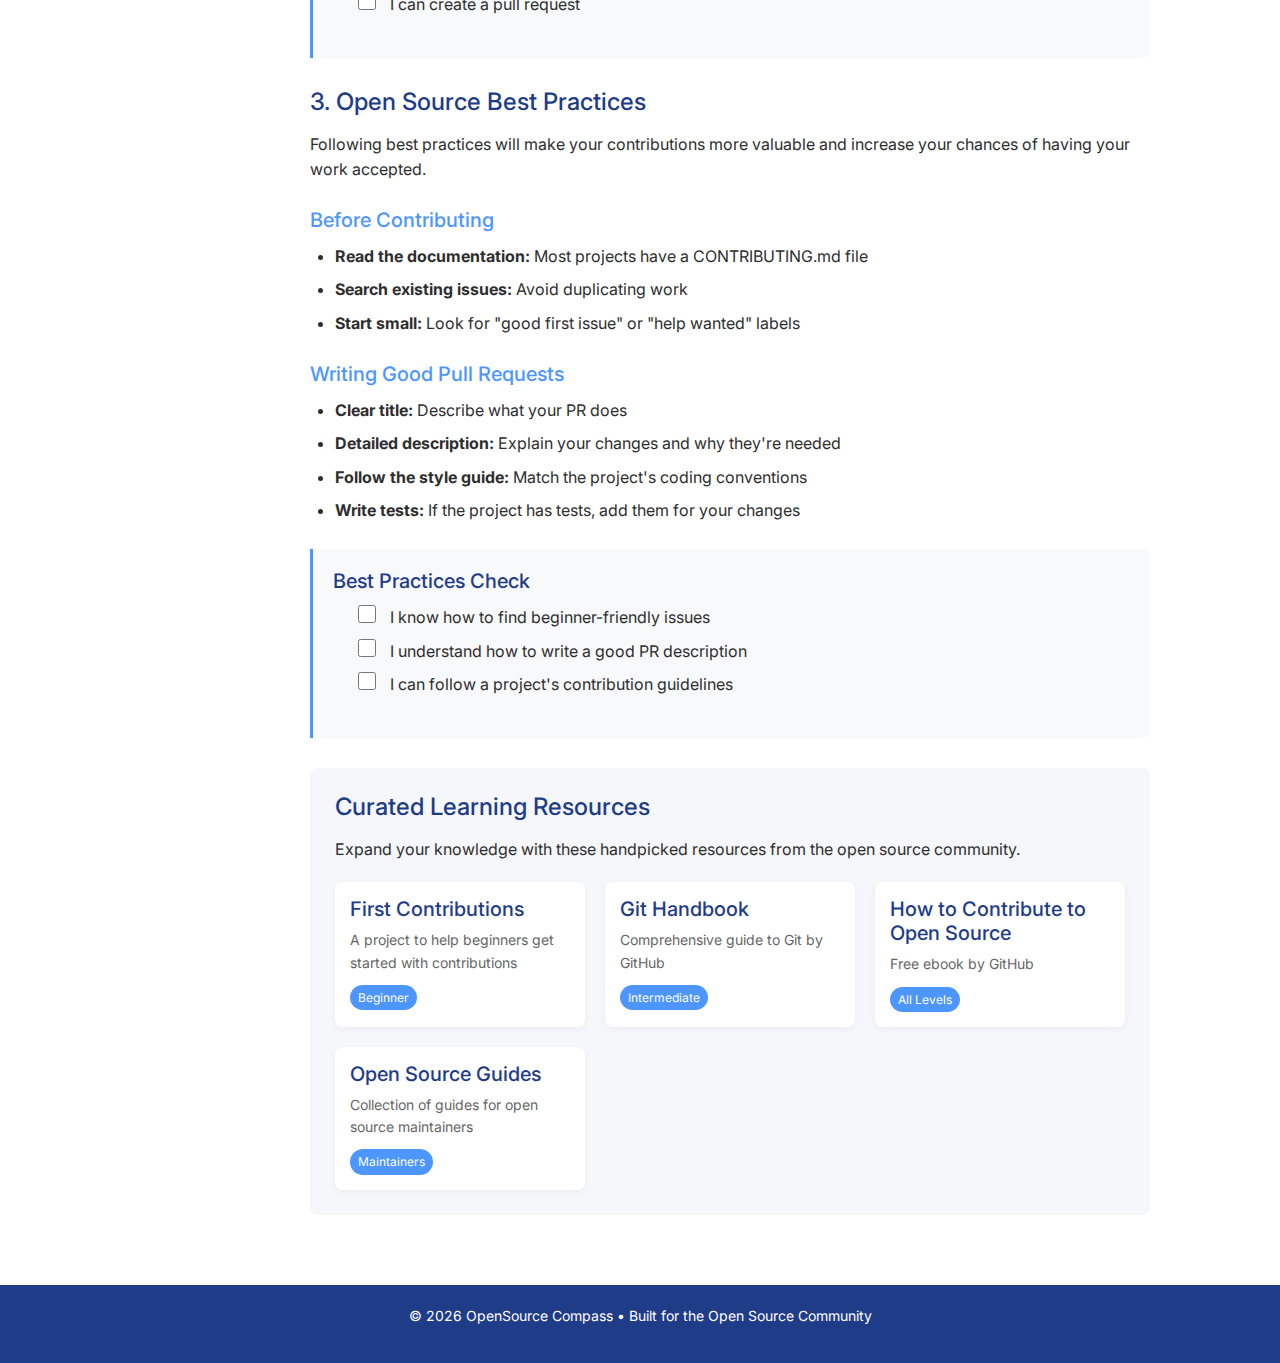
<file: pages/guides.html>
<!DOCTYPE html>
<html lang="en">
<head>
    <meta charset="UTF-8">
    <meta name="viewport" content="width=device-width, initial-scale=1.0">
    <title>Guides | OpenSource Compass</title>
    
    <!-- Google Font -->
    <link href="https://fonts.googleapis.com/css2?family=Inter:wght@400;500;600;700&display=swap" rel="stylesheet">
    <link href="https://cdn.jsdelivr.net/npm/bootstrap@5.3.8/dist/css/bootstrap.min.css" rel="stylesheet">
    <link rel="stylesheet" href="../css/guides.css">
</head>
<body>
    <!-- Navbar -->
    <header>
        <h1>OpenSource Compass</h1>
        <nav>
            <a href="index.html">Home</a>
            <a href="guides.html" class="active">Guides</a>
            <a href="programs.html">Programs</a>
            <a href="Resources.html">Resources</a>
            <a href="Contribute.html">Contribute</a>
        </nav>
    </header>

    <div class="main-container">
        <!-- Sidebar -->
        <aside class="sidebar" id="sidebar">
            <div class="sidebar-header">
                <div class="sidebar-title">Guides Hub</div>
                <button class="toggle-sidebar" id="toggle-sidebar">≡</button>
            </div>
            <ul class="sidebar-menu">
                <li><a href="#basics" class="active"><i>📝</i> <span class="menu-text">Open Source Basics</span></a></li>
                <li><a href="#git"><i>🐙</i> <span class="menu-text">Git & GitHub</span></a></li>
                <li><a href="#best-practices"><i>✅</i> <span class="menu-text">Best Practices</span></a></li>
                <li><a href="#contributing"><i>🤝</i> <span class="menu-text">Contributing Guide</span></a></li>
                <li><a href="#resources"><i>📚</i> <span class="menu-text">Learning Resources</span></a></li>
            </ul>
        </aside>

        <!-- Main Content -->
        <main class="main-content">
            <div class="guide-header">
                <h2>Open Source Contribution Guides</h2>
                <p>Your comprehensive roadmap to becoming an effective open source contributor. Start from the basics and progress to advanced practices.</p>
            </div>

            <div class="guide-content">
                <!-- Open Source Basics Section -->
                <section id="basics">
                    <h3>1. Open Source Basics</h3>
                    <p>Open source software is code that is designed to be publicly accessible—anyone can see, modify, and distribute the code as they see fit. This collaborative approach has produced some of the world's most important software, including Linux, Python, and the Apache web server.</p>
                    
                    <h4>Why Contribute to Open Source?</h4>
                    <ul>
                        <li><strong>Improve your skills:</strong> Work on real-world projects with experienced developers</li>
                        <li><strong>Build your portfolio:</strong> Showcase your contributions to potential employers</li>
                        <li><strong>Give back to the community:</strong> Help improve software you use every day</li>
                        <li><strong>Learn collaboration:</strong> Experience how distributed teams work together</li>
                    </ul>
                    
                    <div class="progress-section">
                        <h4>Understanding Check</h4>
                        <ul class="progress-items">
                            <li><input type="checkbox" class="progress-checkbox" id="check1"> <label for="check1">I understand what open source software is</label></li>
                            <li><input type="checkbox" class="progress-checkbox" id="check2"> <label for="check2">I know why contributing to open source is valuable</label></li>
                            <li><input type="checkbox" class="progress-checkbox" id="check3"> <label for="check3">I can identify open source projects I might contribute to</label></li>
                        </ul>
                    </div>
                </section>

                <!-- Git & GitHub Section -->
                <section id="git">
                    <h3>2. Git & GitHub Fundamentals</h3>
                    <p>Git is a version control system that tracks changes in your code. GitHub is a platform that hosts Git repositories and provides collaboration features. Mastering these tools is essential for open source contributions.</p>
                    
                    <h4>Essential Git Commands</h4>
                    <p>Here are the most important commands you'll need:</p>
                    
                    <div class="code-block">
                        <div class="code-header">
                            <span class="code-language">git</span>
                            <button class="copy-btn">Copy</button>
                        </div>
                        <pre>git clone https://github.com/username/repository.git
git checkout -b new-feature-branch
git add .
git commit -m "Describe your changes"
git push origin new-feature-branch</pre>
                    </div>
                    
                    <h4>GitHub Workflow</h4>
                    <ol>
                        <li>Fork the repository you want to contribute to</li>
                        <li>Clone your fork to your local machine</li>
                        <li>Create a new branch for your changes</li>
                        <li>Make your changes and commit them</li>
                        <li>Push your changes to your fork on GitHub</li>
                        <li>Create a pull request to the original repository</li>
                    </ol>
                    
                    <div class="progress-section">
                        <h4>Git Proficiency Check</h4>
                        <ul class="progress-items">
                            <li><input type="checkbox" class="progress-checkbox" id="check4"> <label for="check4">I can clone a repository</label></li>
                            <li><input type="checkbox" class="progress-checkbox" id="check5"> <label for="check5">I understand branching and merging</label></li>
                            <li><input type="checkbox" class="progress-checkbox" id="check6"> <label for="check6">I can create a pull request</label></li>
                        </ul>
                    </div>
                </section>

                <!-- Best Practices Section -->
                <section id="best-practices">
                    <h3>3. Open Source Best Practices</h3>
                    <p>Following best practices will make your contributions more valuable and increase your chances of having your work accepted.</p>
                    
                    <h4>Before Contributing</h4>
                    <ul>
                        <li><strong>Read the documentation:</strong> Most projects have a CONTRIBUTING.md file</li>
                        <li><strong>Search existing issues:</strong> Avoid duplicating work</li>
                        <li><strong>Start small:</strong> Look for "good first issue" or "help wanted" labels</li>
                    </ul>
                    
                    <h4>Writing Good Pull Requests</h4>
                    <ul>
                        <li><strong>Clear title:</strong> Describe what your PR does</li>
                        <li><strong>Detailed description:</strong> Explain your changes and why they're needed</li>
                        <li><strong>Follow the style guide:</strong> Match the project's coding conventions</li>
                        <li><strong>Write tests:</strong> If the project has tests, add them for your changes</li>
                    </ul>
                    
                    <div class="progress-section">
                        <h4>Best Practices Check</h4>
                        <ul class="progress-items">
                            <li><input type="checkbox" class="progress-checkbox" id="check7"> <label for="check7">I know how to find beginner-friendly issues</label></li>
                            <li><input type="checkbox" class="progress-checkbox" id="check8"> <label for="check8">I understand how to write a good PR description</label></li>
                            <li><input type="checkbox" class="progress-checkbox" id="check9"> <label for="check9">I can follow a project's contribution guidelines</label></li>
                        </ul>
                    </div>
                </section>

                <!-- Resources Section -->
                <section id="resources">
                    <div class="resources-section">
                        <h3>Curated Learning Resources</h3>
                        <p>Expand your knowledge with these handpicked resources from the open source community.</p>
                        
                        <div class="resource-list">
                            <div class="resource-card">
                                <h5>First Contributions</h5>
                                <p>A project to help beginners get started with contributions</p>
                                <span class="resource-tag">Beginner</span>
                            </div>
                            <div class="resource-card">
                                <h5>Git Handbook</h5>
                                <p>Comprehensive guide to Git by GitHub</p>
                                <span class="resource-tag">Intermediate</span>
                            </div>
                            <div class="resource-card">
                                <h5>How to Contribute to Open Source</h5>
                                <p>Free ebook by GitHub</p>
                                <span class="resource-tag">All Levels</span>
                            </div>
                            <div class="resource-card">
                                <h5>Open Source Guides</h5>
                                <p>Collection of guides for open source maintainers</p>
                                <span class="resource-tag">Maintainers</span>
                            </div>
                        </div>
                    </div>
                </section>
            </div>
        </main>
    </div>

    <!-- Footer -->
    <footer>
        <p>© 2026 OpenSource Compass • Built for the Open Source Community</p>
    </footer>

    <!-- Overlay for mobile sidebar -->
    <div class="overlay" id="overlay"></div>

    <script src="../Js_scripts/guides.js"></script>
</body>
</html>
</file>
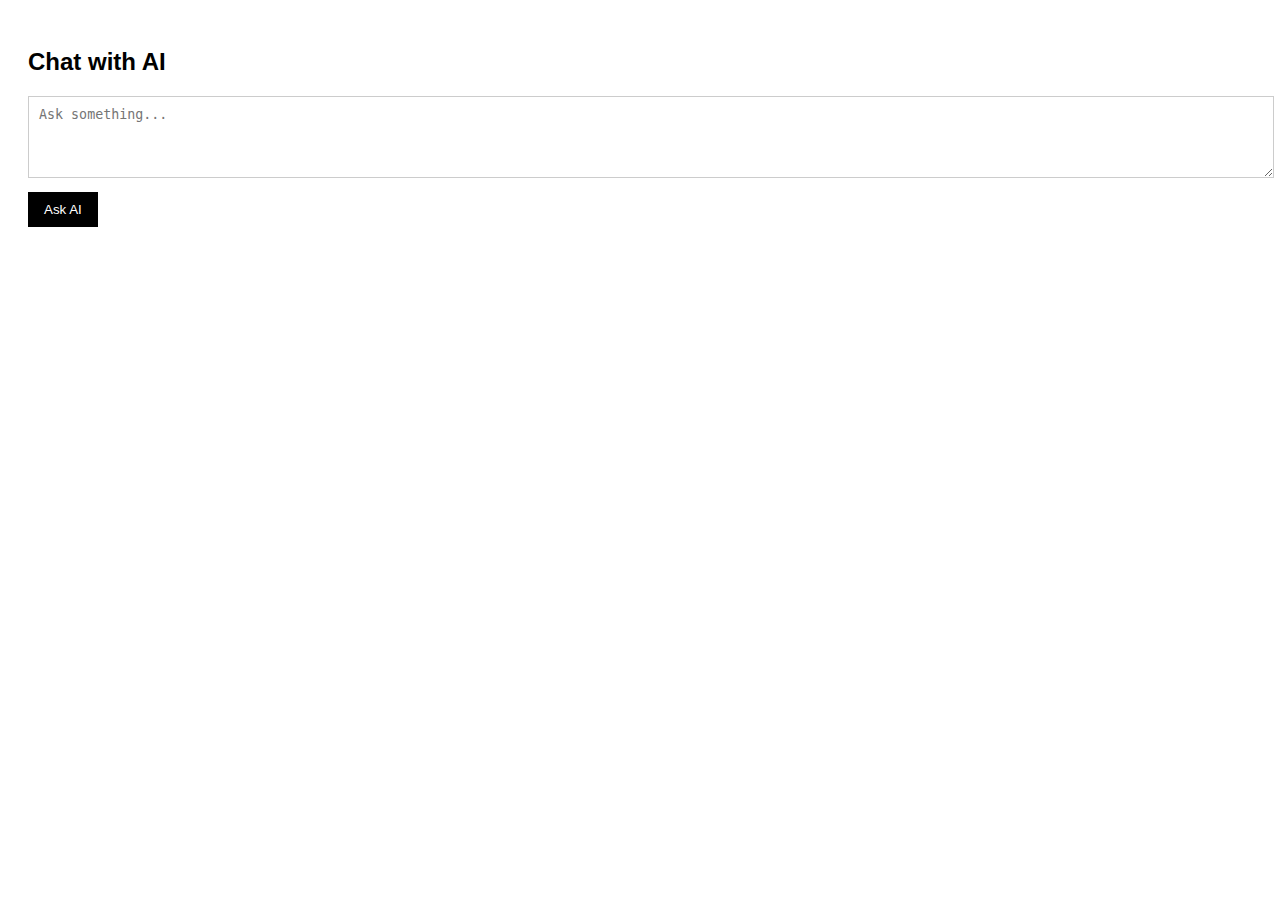
<file: frontend/pages/chat.html>
<!DOCTYPE html>
<html lang="en">
  <head>
    <meta charset="UTF-8" />
    <title>Chat AI</title>
    <meta name="viewport" content="width=device-width, initial-scale=1.0" />

    
    <style>
      body {
        font-family: Arial, sans-serif;
        padding: 20px;

      }
      textarea {
        width: 100%;
        padding: 10px;
        border: 1px solid #ccc;
      }
      button {
        margin-top: 10px;
        padding: 10px 16px;
        background: black;
        color: white;
        border: none;
        cursor: pointer;
      }
      .reply {
        margin-top: 16px;
        padding: 12px;
        background: #f3f3f3;
        border-radius: 6px;
      }
    </style>
    <link rel='manifest' href='../../manifest.json' />
</head>

  <body>
    <h2>Chat with AI</h2>

    <textarea
      id="prompt"
      rows="4"
      placeholder="Ask something..."
    ></textarea>

    <br />

    <button onclick="handleSend()">Ask AI</button>

    <div id="replyBox" class="reply" style="display: none;">
      <b>AI:</b> <span id="replyText"></span>
    </div>

    <script>
      async function handleSend() {
        const prompt = document.getElementById("prompt").value;
        const replyBox = document.getElementById("replyBox");
        const replyText = document.getElementById("replyText");

        try {
          const res = await fetch("http://localhost:8000/api/chat", {
            method: "POST",
            headers: {
              "Content-Type": "application/json",
            },
            body: JSON.stringify({ prompt }),
          });

          const data = await res.json();
          replyText.innerText = data.reply;
          replyBox.style.display = "block";
        } catch (err) {
          console.error(err);
          alert("AI Error");
        }
      }
    </script>
    <script src='../js/pwa.js'></script>
</body>
</html>
</file>
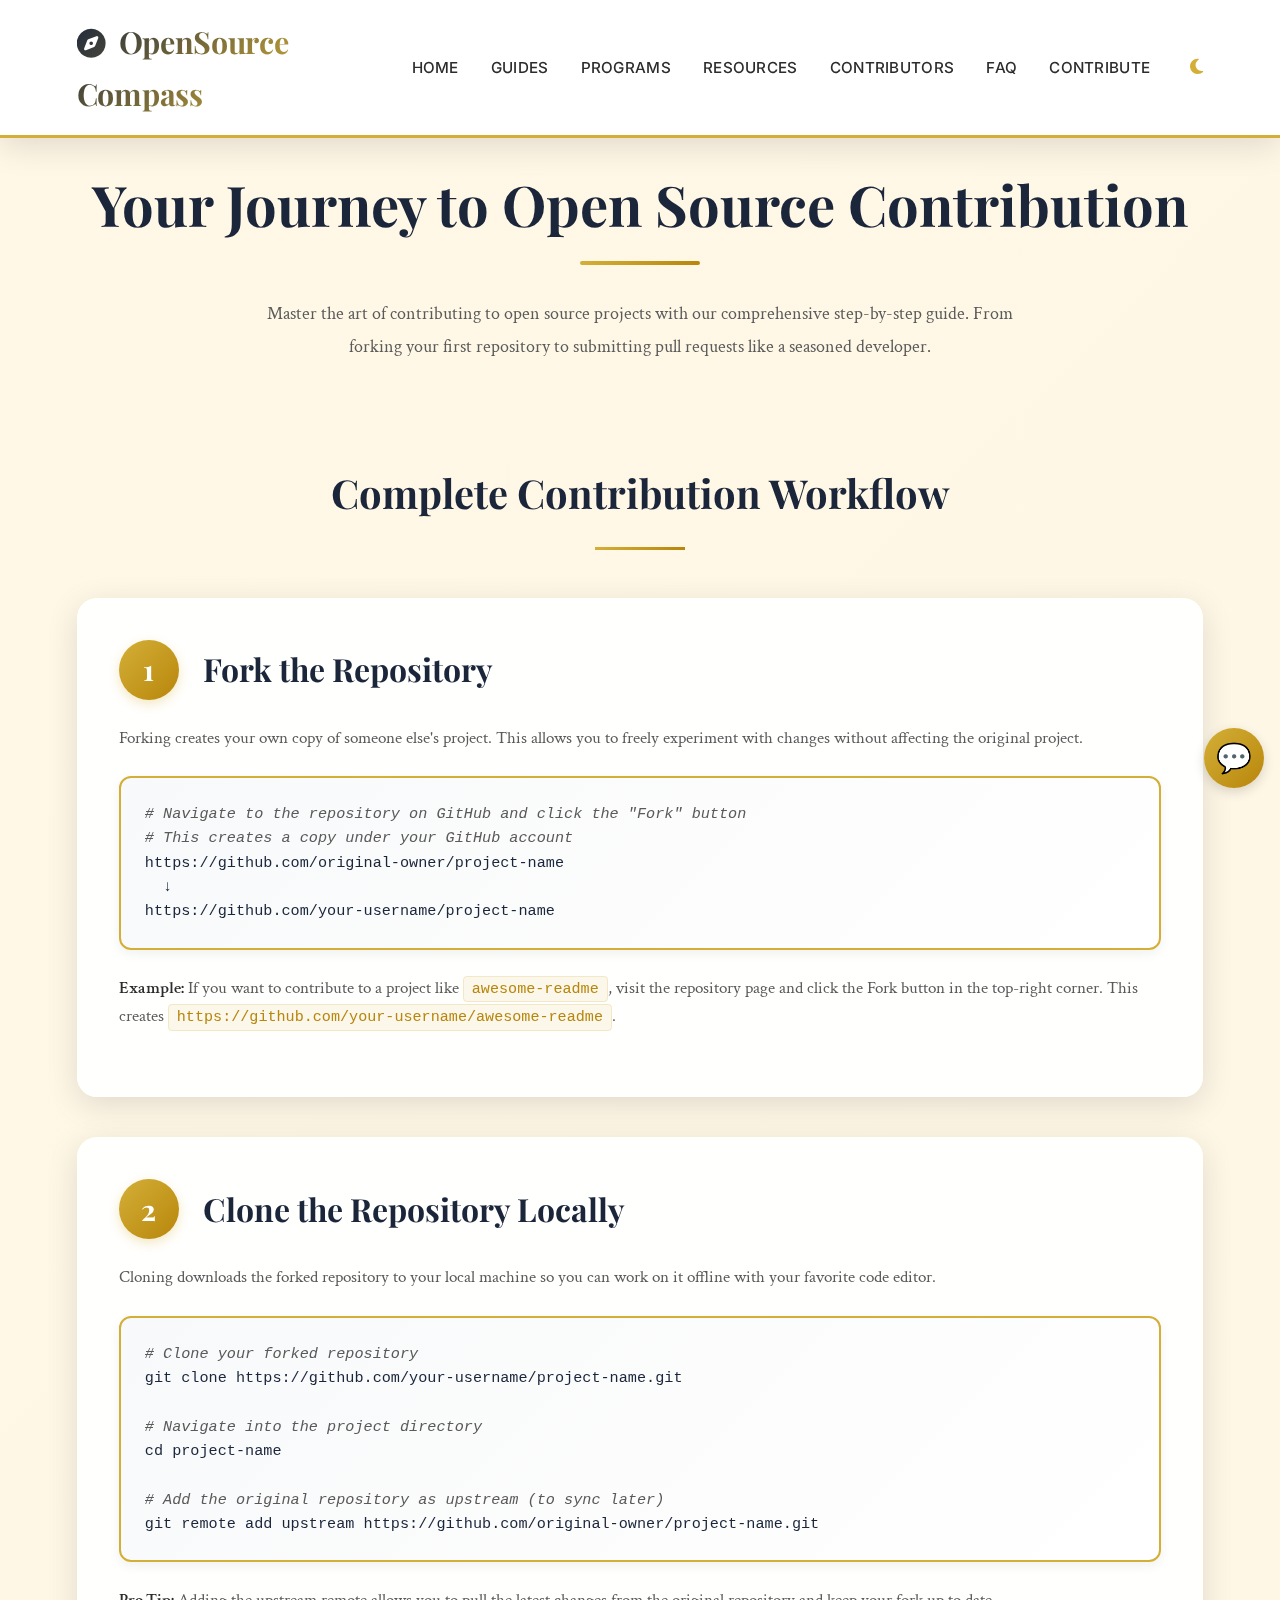
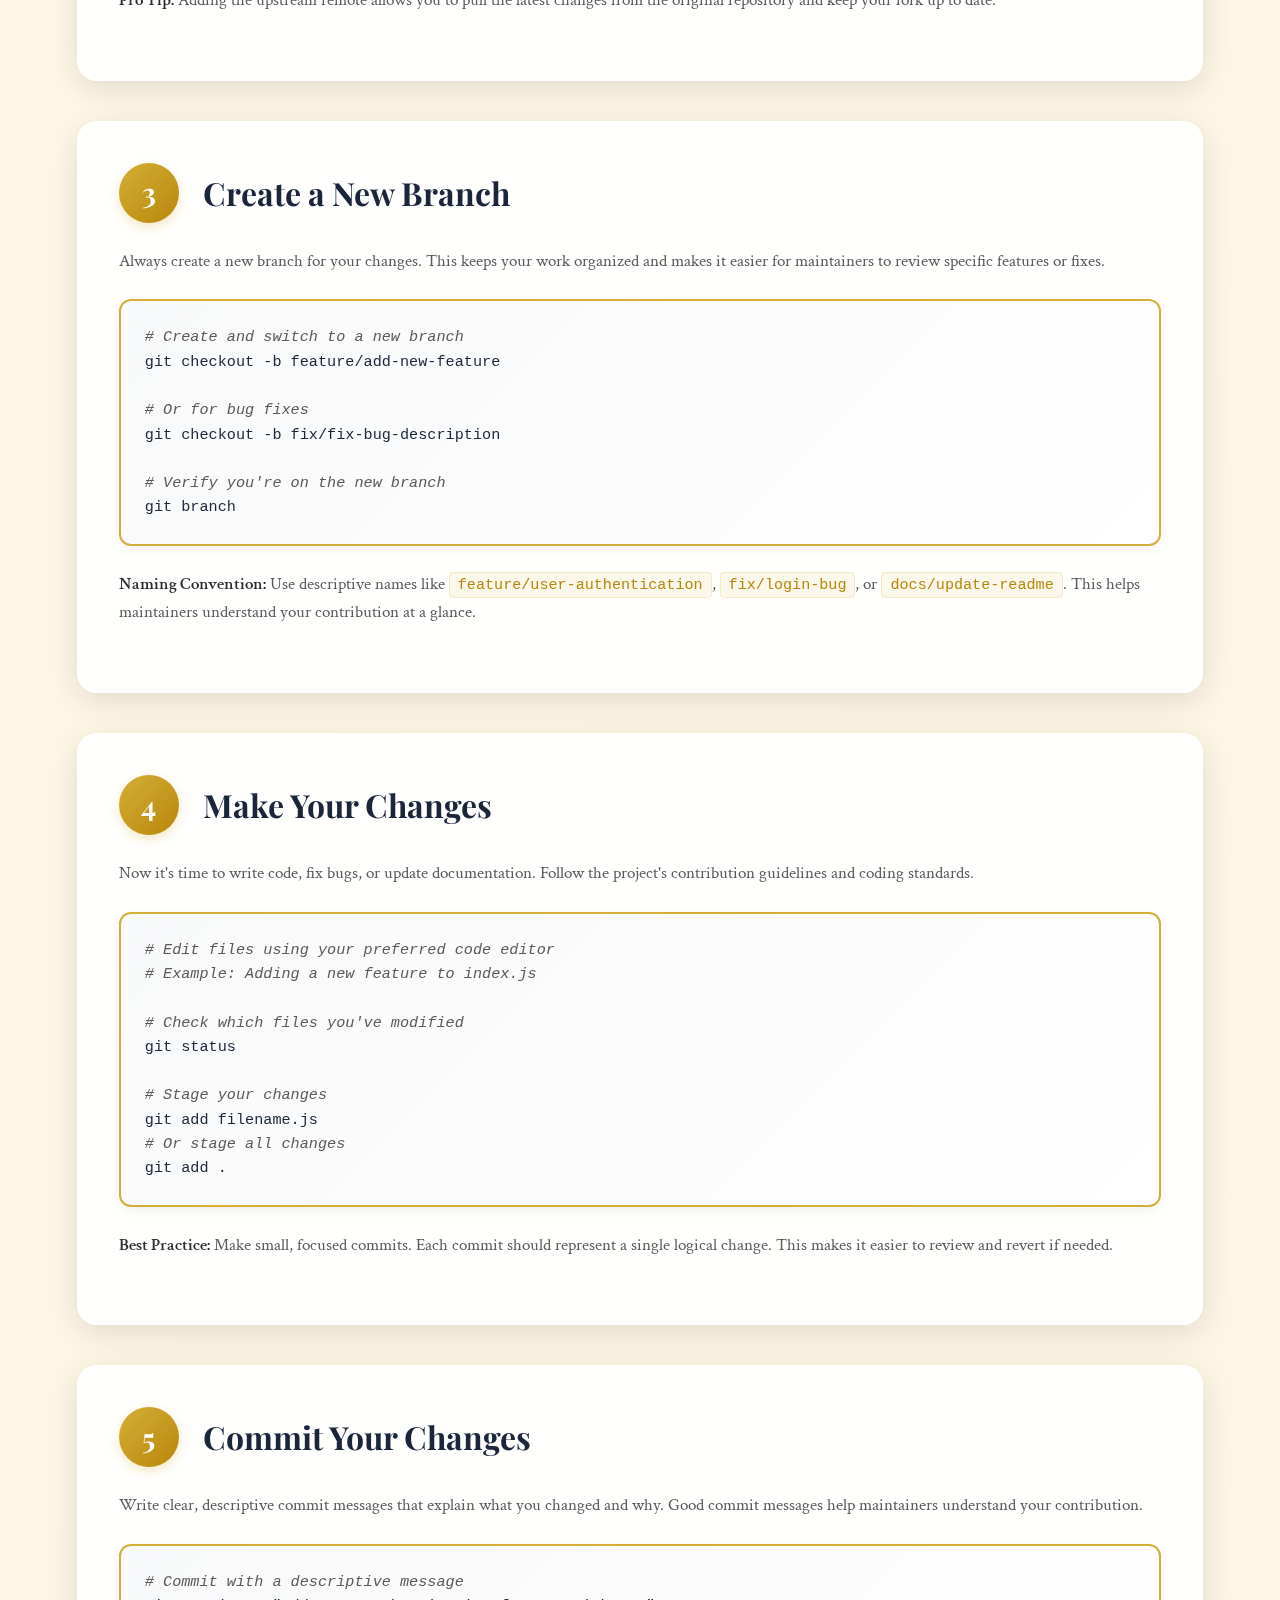
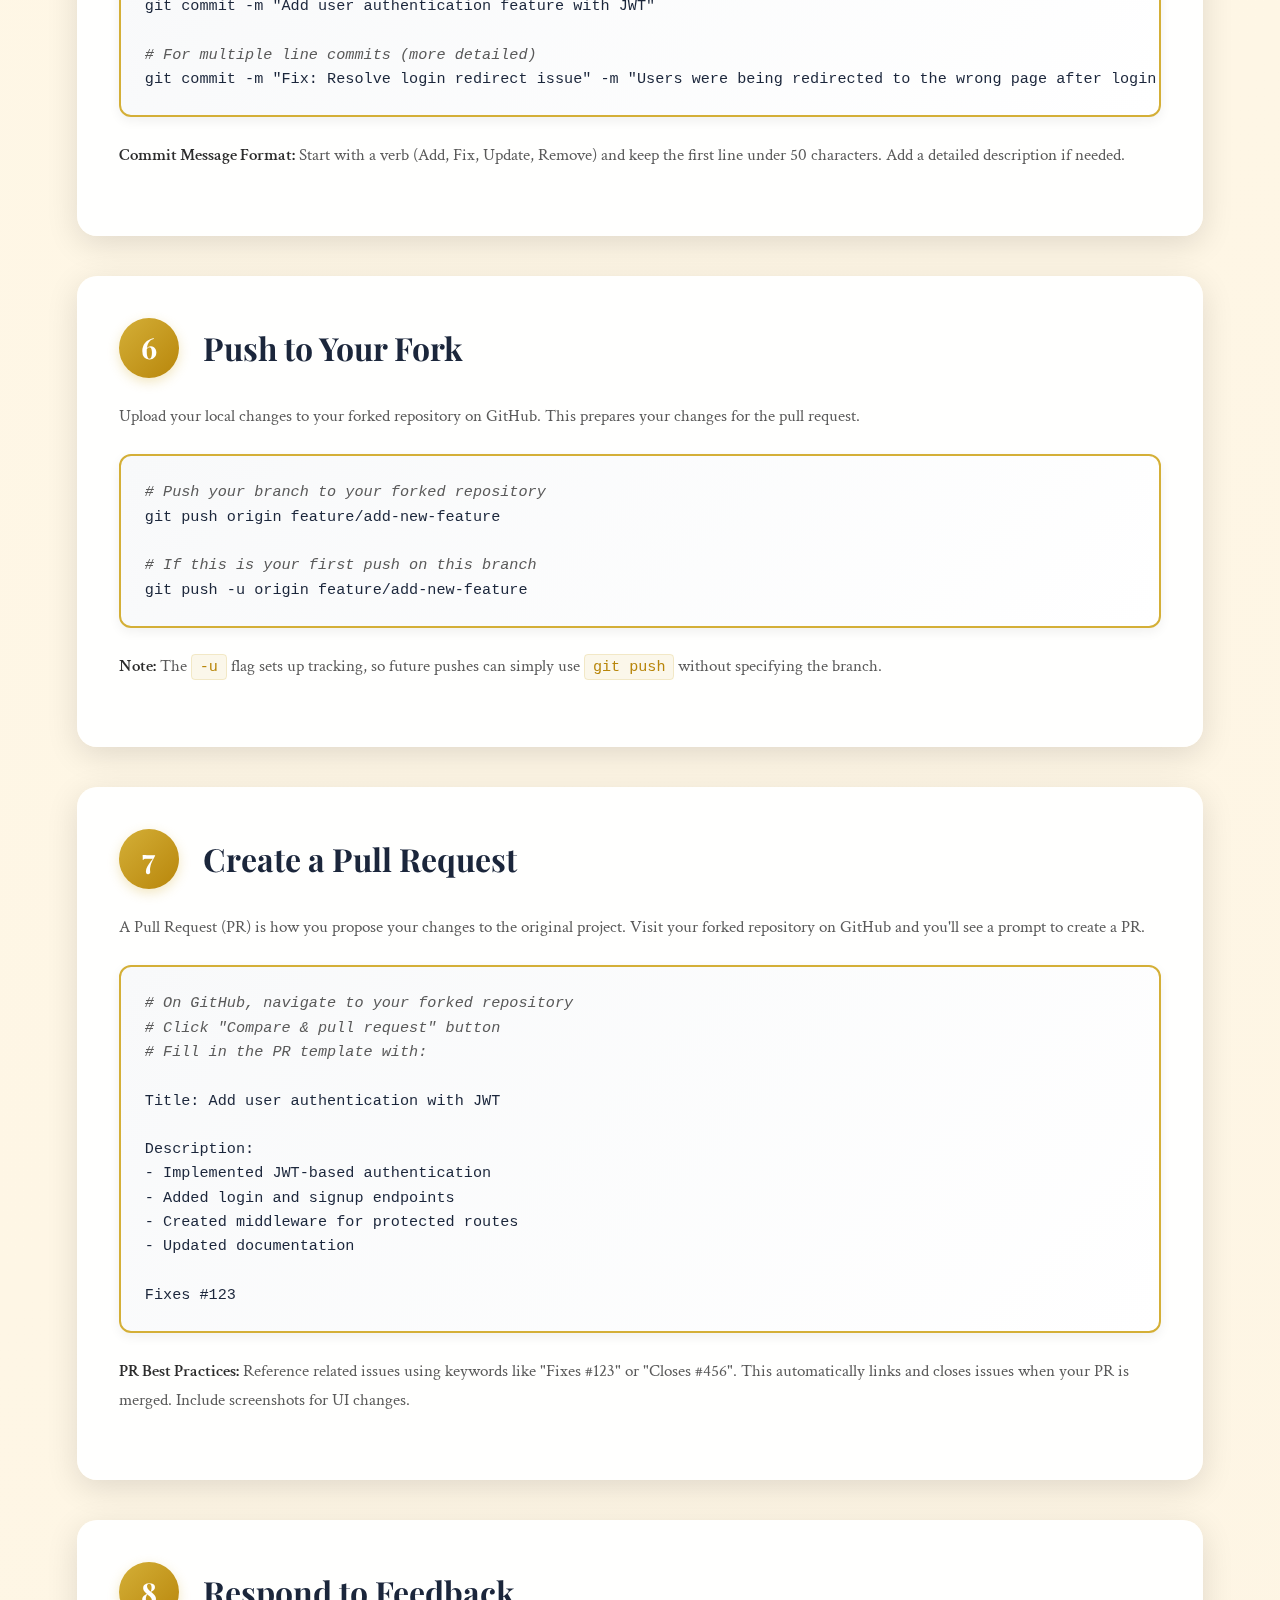
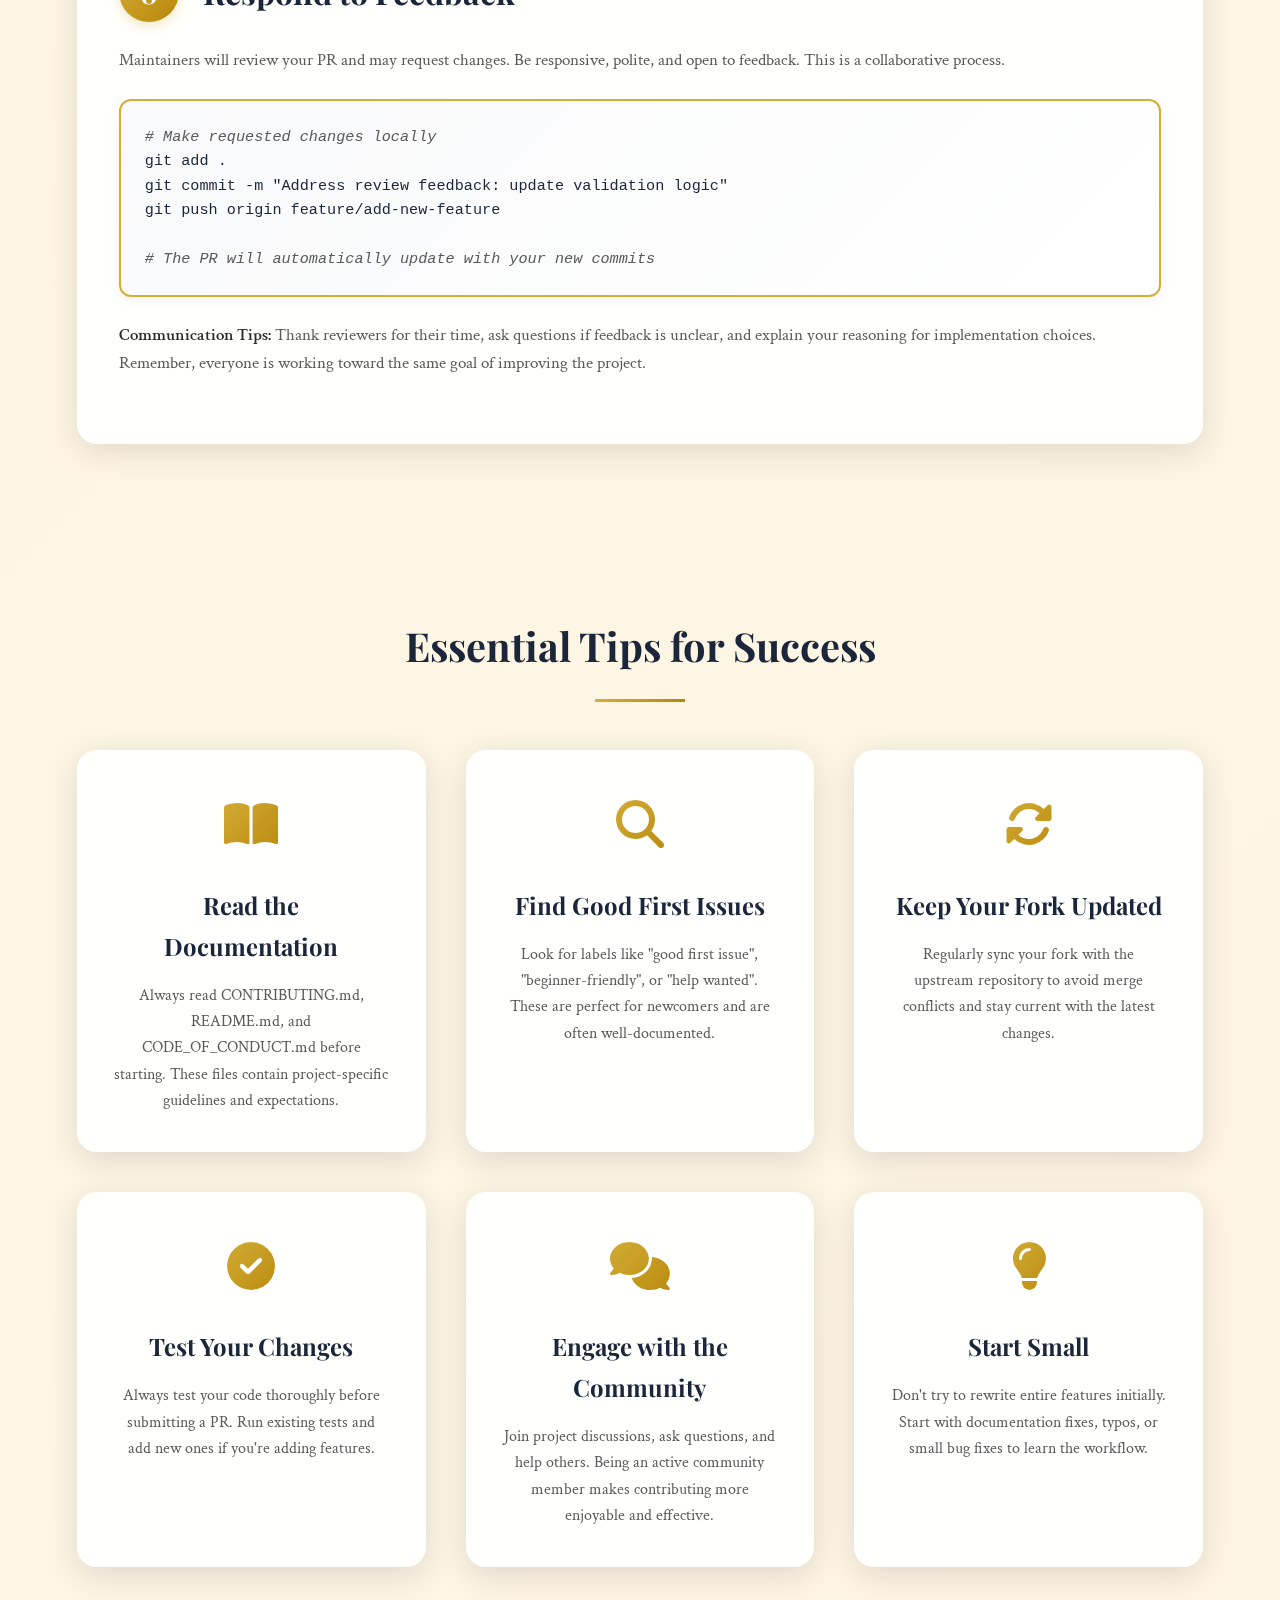
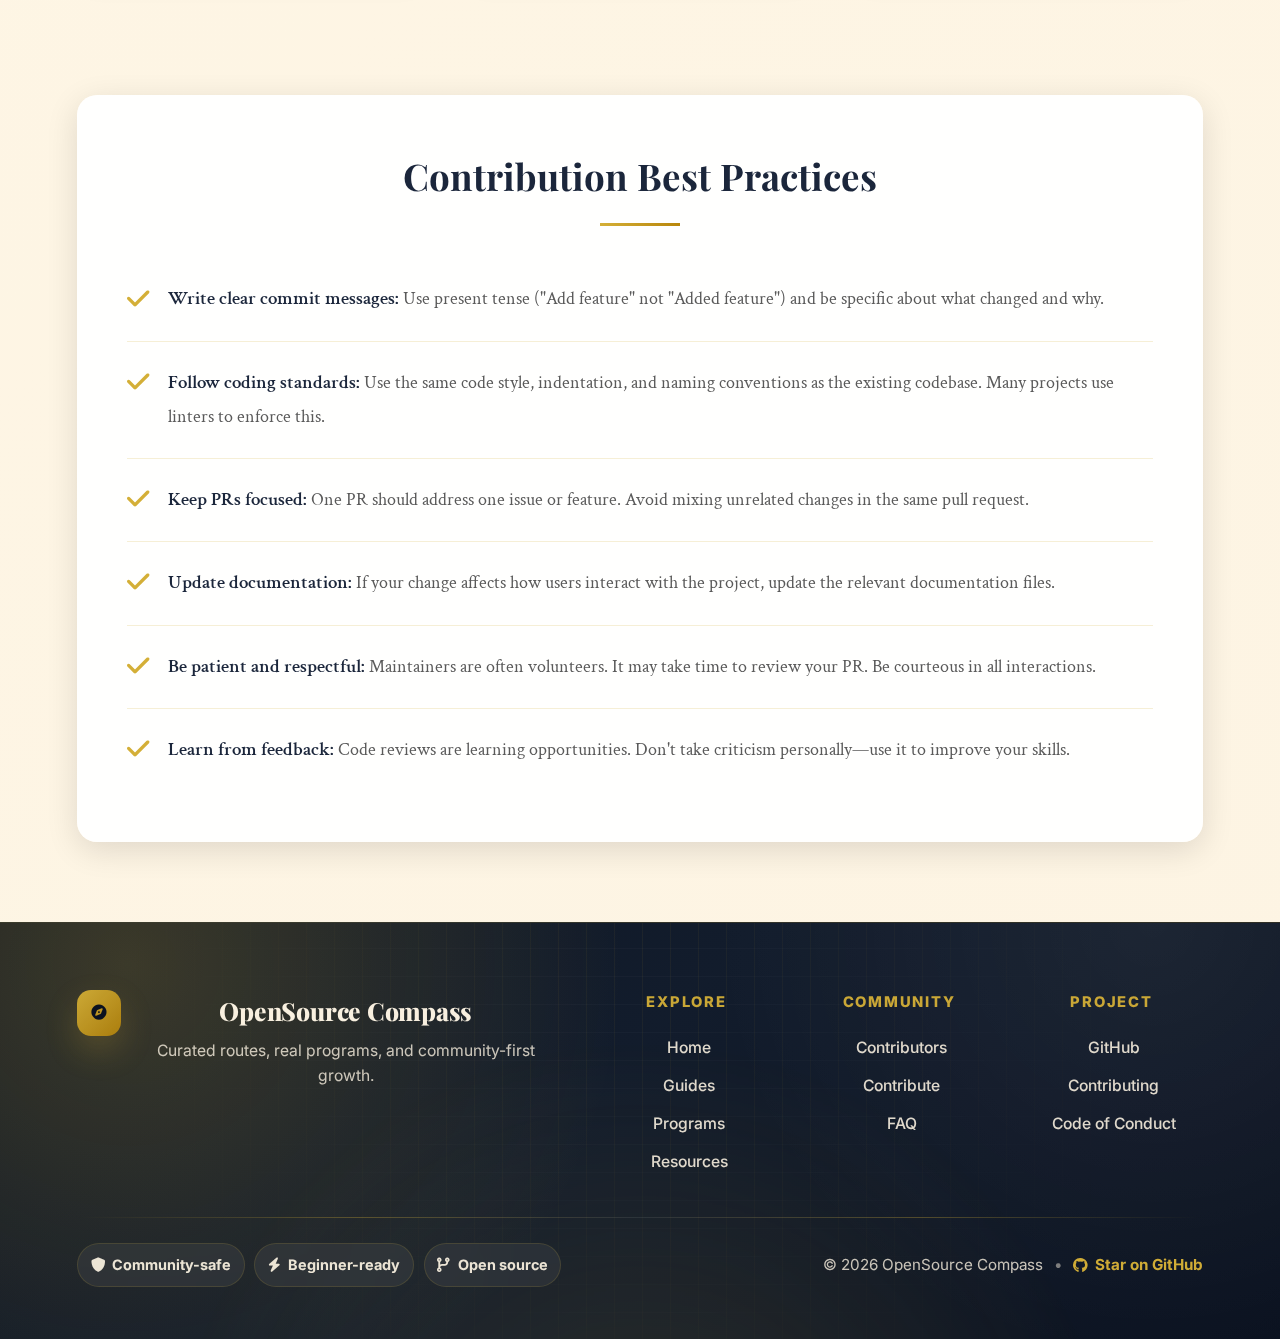
<file: frontend/pages/Contribute.html>
<!DOCTYPE html>
<html lang="en">
<head>
  <meta charset="UTF-8" />
  <title>How to Contribute - OpenSource Compass</title>
  <link rel="icon" href="../library/assets/favicon.png" type="image/png" />
  <meta name="viewport" content="width=device-width, initial-scale=1.0" />
  <link
    rel="stylesheet"
    href="https://cdnjs.cloudflare.com/ajax/libs/font-awesome/6.5.1/css/all.min.css"
  />
  <link rel="preconnect" href="https://fonts.googleapis.com" />
  <link rel="preconnect" href="https://fonts.gstatic.com" crossorigin />
  <link
    href="https://fonts.googleapis.com/css2?family=Playfair+Display:wght@400;600;700&family=Crimson+Text:wght@400;600&family=Inter:wght@400;500;600&display=swap"
    rel="stylesheet"
  />
  
  <!-- Font Awesome (REQUIRED for logo) -->
  <link
    rel="stylesheet"
    href="https://cdnjs.cloudflare.com/ajax/libs/font-awesome/6.5.1/css/all.min.css"
  />

  <link
    href="https://fonts.googleapis.com/css2?family=Playfair+Display:wght@400;600;700&family=Crimson+Text:wght@400;600&family=Inter:wght@400;500;600&display=swap"
    rel="stylesheet"
  />

  <!-- Global CSS -->
  <link rel="stylesheet" href="../css/style.css" />
  <link rel="stylesheet" href="../css/contribute.css" />
  <link rel="stylesheet" href="../css/chatbot.css">
</head>

<body>
  <!-- Navbar -->
  <div id="navbar"></div>

  <!-- Main Content -->
  <main>
    <!-- Hero Section -->
    <div class="hero-section">
      <h2>Your Journey to Open Source Contribution</h2>
      <p>Master the art of contributing to open source projects with our comprehensive step-by-step guide. From forking your first repository to submitting pull requests like a seasoned developer.</p>
    </div>

    <!-- Steps Section -->
    <div class="steps-container">
      <h2 class="section-title">Complete Contribution Workflow</h2>

      <!-- Step 1 -->
      <div class="step">
        <div class="step-header">
          <div class="step-number">1</div>
          <h3>Fork the Repository</h3>
        </div>
        <div class="step-content">
          <p>Forking creates your own copy of someone else's project. This allows you to freely experiment with changes without affecting the original project.</p>
          <div class="code-block">
            <pre><span class="code-comment"># Navigate to the repository on GitHub and click the "Fork" button</span>
<span class="code-comment"># This creates a copy under your GitHub account</span>
https://github.com/original-owner/project-name
  ↓
https://github.com/your-username/project-name</pre>
          </div>
          <p><strong>Example:</strong> If you want to contribute to a project like <code>awesome-readme</code>, visit the repository page and click the Fork button in the top-right corner. This creates <code>https://github.com/your-username/awesome-readme</code>.</p>
        </div>
      </div>

      <!-- Step 2 -->
      <div class="step">
        <div class="step-header">
          <div class="step-number">2</div>
          <h3>Clone the Repository Locally</h3>
        </div>
        <div class="step-content">
          <p>Cloning downloads the forked repository to your local machine so you can work on it offline with your favorite code editor.</p>
          <div class="code-block">
            <pre><span class="code-comment"># Clone your forked repository</span>
git clone https://github.com/your-username/project-name.git

<span class="code-comment"># Navigate into the project directory</span>
cd project-name

<span class="code-comment"># Add the original repository as upstream (to sync later)</span>
git remote add upstream https://github.com/original-owner/project-name.git</pre>
          </div>
          <p><strong>Pro Tip:</strong> Adding the upstream remote allows you to pull the latest changes from the original repository and keep your fork up to date.</p>
        </div>
      </div>

      <!-- Step 3 -->
      <div class="step">
        <div class="step-header">
          <div class="step-number">3</div>
          <h3>Create a New Branch</h3>
        </div>
        <div class="step-content">
          <p>Always create a new branch for your changes. This keeps your work organized and makes it easier for maintainers to review specific features or fixes.</p>
          <div class="code-block">
            <pre><span class="code-comment"># Create and switch to a new branch</span>
git checkout -b feature/add-new-feature

<span class="code-comment"># Or for bug fixes</span>
git checkout -b fix/fix-bug-description

<span class="code-comment"># Verify you're on the new branch</span>
git branch</pre>
          </div>
          <p><strong>Naming Convention:</strong> Use descriptive names like <code>feature/user-authentication</code>, <code>fix/login-bug</code>, or <code>docs/update-readme</code>. This helps maintainers understand your contribution at a glance.</p>
        </div>
      </div>

      <!-- Step 4 -->
      <div class="step">
        <div class="step-header">
          <div class="step-number">4</div>
          <h3>Make Your Changes</h3>
        </div>
        <div class="step-content">
          <p>Now it's time to write code, fix bugs, or update documentation. Follow the project's contribution guidelines and coding standards.</p>
          <div class="code-block">
            <pre><span class="code-comment"># Edit files using your preferred code editor</span>
<span class="code-comment"># Example: Adding a new feature to index.js</span>

<span class="code-comment"># Check which files you've modified</span>
git status

<span class="code-comment"># Stage your changes</span>
git add filename.js
<span class="code-comment"># Or stage all changes</span>
git add .</pre>
          </div>
          <p><strong>Best Practice:</strong> Make small, focused commits. Each commit should represent a single logical change. This makes it easier to review and revert if needed.</p>
        </div>
      </div>

      <!-- Step 5 -->
      <div class="step">
        <div class="step-header">
          <div class="step-number">5</div>
          <h3>Commit Your Changes</h3>
        </div>
        <div class="step-content">
          <p>Write clear, descriptive commit messages that explain what you changed and why. Good commit messages help maintainers understand your contribution.</p>
          <div class="code-block">
            <pre><span class="code-comment"># Commit with a descriptive message</span>
git commit -m "Add user authentication feature with JWT"

<span class="code-comment"># For multiple line commits (more detailed)</span>
git commit -m "Fix: Resolve login redirect issue" -m "Users were being redirected to the wrong page after login. Updated the routing logic to fix this."</pre>
          </div>
          <p><strong>Commit Message Format:</strong> Start with a verb (Add, Fix, Update, Remove) and keep the first line under 50 characters. Add a detailed description if needed.</p>
        </div>
      </div>

      <!-- Step 6 -->
      <div class="step">
        <div class="step-header">
          <div class="step-number">6</div>
          <h3>Push to Your Fork</h3>
        </div>
        <div class="step-content">
          <p>Upload your local changes to your forked repository on GitHub. This prepares your changes for the pull request.</p>
          <div class="code-block">
            <pre><span class="code-comment"># Push your branch to your forked repository</span>
git push origin feature/add-new-feature

<span class="code-comment"># If this is your first push on this branch</span>
git push -u origin feature/add-new-feature</pre>
          </div>
          <p><strong>Note:</strong> The <code>-u</code> flag sets up tracking, so future pushes can simply use <code>git push</code> without specifying the branch.</p>
        </div>
      </div>

      <!-- Step 7 -->
      <div class="step">
        <div class="step-header">
          <div class="step-number">7</div>
          <h3>Create a Pull Request</h3>
        </div>
        <div class="step-content">
          <p>A Pull Request (PR) is how you propose your changes to the original project. Visit your forked repository on GitHub and you'll see a prompt to create a PR.</p>
          <div class="code-block">
            <pre><span class="code-comment"># On GitHub, navigate to your forked repository</span>
<span class="code-comment"># Click "Compare & pull request" button</span>
<span class="code-comment"># Fill in the PR template with:</span>

Title: Add user authentication with JWT

Description:
- Implemented JWT-based authentication
- Added login and signup endpoints
- Created middleware for protected routes
- Updated documentation

Fixes #123</pre>
          </div>
          <p><strong>PR Best Practices:</strong> Reference related issues using keywords like "Fixes #123" or "Closes #456". This automatically links and closes issues when your PR is merged. Include screenshots for UI changes.</p>
        </div>
      </div>

      <!-- Step 8 -->
      <div class="step">
        <div class="step-header">
          <div class="step-number">8</div>
          <h3>Respond to Feedback</h3>
        </div>
        <div class="step-content">
          <p>Maintainers will review your PR and may request changes. Be responsive, polite, and open to feedback. This is a collaborative process.</p>
          <div class="code-block">
            <pre><span class="code-comment"># Make requested changes locally</span>
git add .
git commit -m "Address review feedback: update validation logic"
git push origin feature/add-new-feature

<span class="code-comment"># The PR will automatically update with your new commits</span></pre>
          </div>
          <p><strong>Communication Tips:</strong> Thank reviewers for their time, ask questions if feedback is unclear, and explain your reasoning for implementation choices. Remember, everyone is working toward the same goal of improving the project.</p>
        </div>
      </div>
    </div>

    <!-- Tips Section -->
    <div class="tips-section">
      <h2 class="section-title">Essential Tips for Success</h2>
      <div class="tips-grid">
        <div class="tip-card">
          <div class="tip-icon"><i class="fas fa-book-open"></i></div>
          <h4>Read the Documentation</h4>
          <p>Always read CONTRIBUTING.md, README.md, and CODE_OF_CONDUCT.md before starting. These files contain project-specific guidelines and expectations.</p>
        </div>

        <div class="tip-card">
          <div class="tip-icon"><i class="fas fa-search"></i></div>
          <h4>Find Good First Issues</h4>
          <p>Look for labels like "good first issue", "beginner-friendly", or "help wanted". These are perfect for newcomers and are often well-documented.</p>
        </div>

        <div class="tip-card">
          <div class="tip-icon"><i class="fas fa-sync-alt"></i></div>
          <h4>Keep Your Fork Updated</h4>
          <p>Regularly sync your fork with the upstream repository to avoid merge conflicts and stay current with the latest changes.</p>
        </div>

        <div class="tip-card">
          <div class="tip-icon"><i class="fas fa-check-circle"></i></div>
          <h4>Test Your Changes</h4>
          <p>Always test your code thoroughly before submitting a PR. Run existing tests and add new ones if you're adding features.</p>
        </div>

        <div class="tip-card">
          <div class="tip-icon"><i class="fas fa-comments"></i></div>
          <h4>Engage with the Community</h4>
          <p>Join project discussions, ask questions, and help others. Being an active community member makes contributing more enjoyable and effective.</p>
        </div>

        <div class="tip-card">
          <div class="tip-icon"><i class="fas fa-lightbulb"></i></div>
          <h4>Start Small</h4>
          <p>Don't try to rewrite entire features initially. Start with documentation fixes, typos, or small bug fixes to learn the workflow.</p>
        </div>
      </div>
    </div>

    <!-- Best Practices -->
    <div class="best-practices">
      <div class="practices-container">
        <h3>Contribution Best Practices</h3>
        <ul class="practice-list">
          <li>
            <i class="fas fa-check"></i>
            <span><strong>Write clear commit messages:</strong> Use present tense ("Add feature" not "Added feature") and be specific about what changed and why.</span>
          </li>
          <li>
            <i class="fas fa-check"></i>
            <span><strong>Follow coding standards:</strong> Use the same code style, indentation, and naming conventions as the existing codebase. Many projects use linters to enforce this.</span>
          </li>
          <li>
            <i class="fas fa-check"></i>
            <span><strong>Keep PRs focused:</strong> One PR should address one issue or feature. Avoid mixing unrelated changes in the same pull request.</span>
          </li>
          <li>
            <i class="fas fa-check"></i>
            <span><strong>Update documentation:</strong> If your change affects how users interact with the project, update the relevant documentation files.</span>
          </li>
          <li>
            <i class="fas fa-check"></i>
            <span><strong>Be patient and respectful:</strong> Maintainers are often volunteers. It may take time to review your PR. Be courteous in all interactions.</span>
          </li>
          <li>
            <i class="fas fa-check"></i>
            <span><strong>Learn from feedback:</strong> Code reviews are learning opportunities. Don't take criticism personally—use it to improve your skills.</span>
          </li>
        </ul>
      </div>
    </div>
  </main>

  <button id="scrollTopBtn" title="Back to Top">
   <i class="fas fa-chevron-up"></i>
  </button>

  <div id="footer"></div>

  <script src="../js/main.js"></script>
  <script src="../js/components.js"></script>
  <script src="../js/theme.js"></script>
  <script src="../js/chatbot.js"></script>

</body>
</html>
</file>
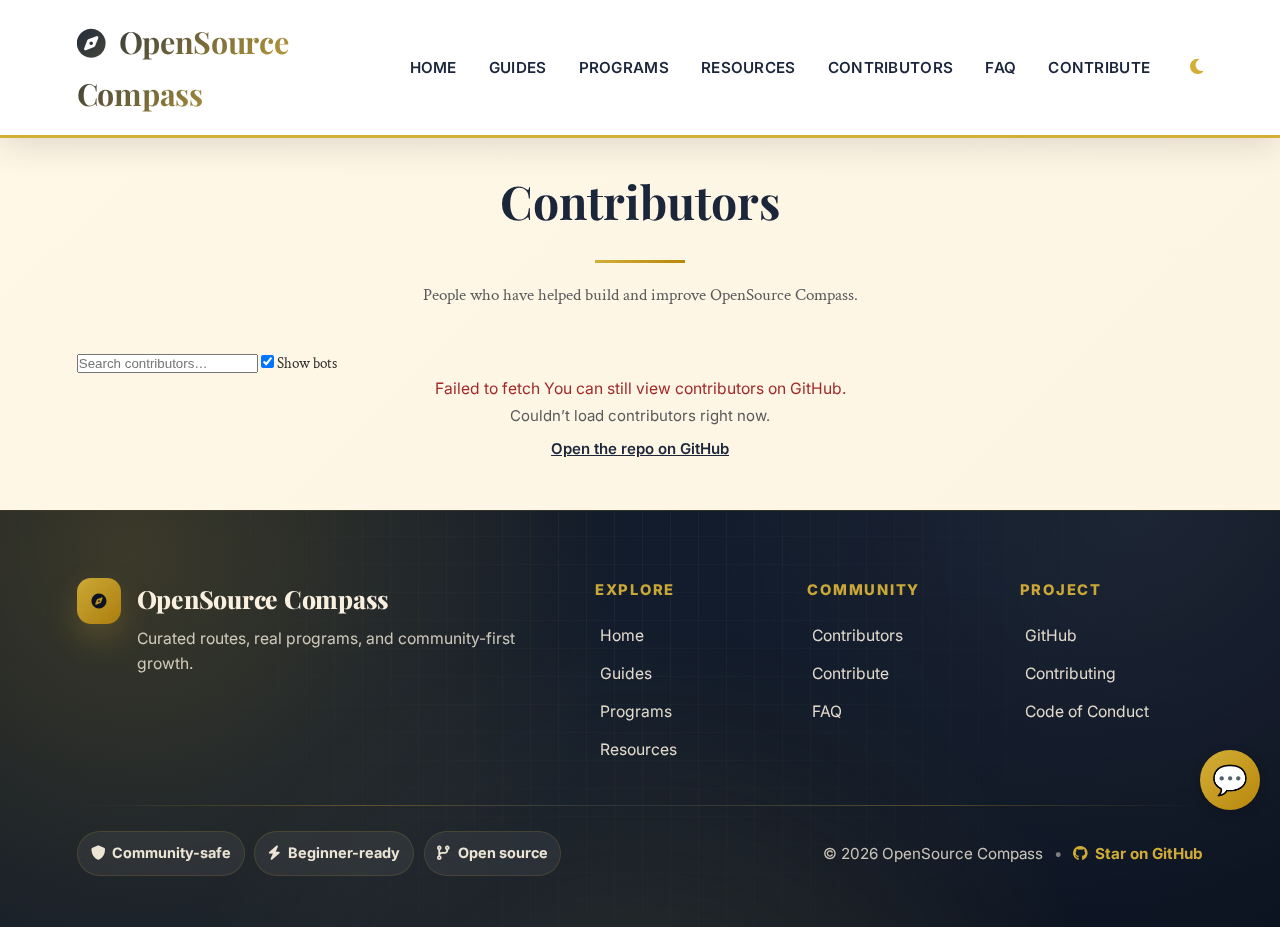
<file: frontend/pages/contributors.html>
<!DOCTYPE html>
<html lang="en">
<head>
  <meta charset="UTF-8" />
  <title>OpenSource Compass</title>
  <link rel="icon" href="../library/assets/favicon.png" type="image/png" />
  <meta name="viewport" content="width=device-width, initial-scale=1.0" />

  <link
    rel="stylesheet"
    href="https://cdnjs.cloudflare.com/ajax/libs/font-awesome/6.5.1/css/all.min.css"
  />
<link rel="stylesheet" href="/frontend/css/dark-mode.css">
  <link
    href="https://fonts.googleapis.com/css2?family=Playfair+Display:wght@400;600;700&family=Crimson+Text:wght@400;600&family=Inter:wght@400;500;600&display=swap"
    rel="stylesheet"
  />

  <link rel="stylesheet" href="../css/style.css" />
  <link rel="stylesheet" href="../css/contributors.css" />
  <link rel="stylesheet" href="../css/chatbot.css" /> 
  
  <link rel='manifest' href='../../manifest.json' />
</head>

<body class="contributors-page">
  <div id="navbar"></div>

  <main>
    <section class="contributors-section">
      <h3>Contributors</h3>
      <p>People who have helped build and improve OpenSource Compass.</p>

      <div class="contributors-stats" id="contributors-stats"></div>

      <div class="contributors-controls">
        <input
          id="contributor-search"
          type="search"
          placeholder="Search contributors…"
          aria-label="Search contributors"
        />

        <label class="bot-toggle">
          <input type="checkbox" id="toggle-bots" checked />
          Show bots
        </label>
      </div>

      <div class="contributors-status" id="contributors-status" aria-live="polite"></div>

      <div class="contributors-grid" id="contributors-grid" aria-live="polite"></div>
    </section>
  </main>

  <div id="footer"></div>

  <script src="../js/components.js"></script>
  <script src="../js/theme.js"></script>
  <script src="../js/contributors.js"></script>
  <script src="../js/chatbot.js"></script>
  <script src="../js/main.js"></script>
<script src="/frontend/js/DMtheme.js"></script>
  <button id="scrollTopBtn" title="Back to Top">
    <i class="fas fa-chevron-up"></i>
  </button>

  <!-- Inline script to fix chatbot button overlap -->
  <script>
    (function fixChatbotOverlap() {
      function adjustChatbotPosition() {
        // Wait for DOM to be fully loaded
        if (document.readyState !== 'complete') {
          window.addEventListener('load', adjustChatbotPosition);
          return;
        }

        // Find the chatbot button by checking all fixed elements
        const allElements = document.querySelectorAll('*');
        
        for (const el of allElements) {
          // Skip scroll button and footer elements
          if (el.id === 'scrollTopBtn' || 
              el.closest('footer') || 
              el.closest('#footer') ||
              el.classList.contains('contributor-card')) {
            continue;
          }

          const styles = window.getComputedStyle(el);
          
          if (styles.position === 'fixed') {
            const rect = el.getBoundingClientRect();
            const vh = window.innerHeight;
            const vw = window.innerWidth;
            
            // Check if element is in bottom-right corner (chatbot position)
            const isBottomRight = 
              rect.bottom > vh - 150 && 
              rect.right > vw - 150 &&
              rect.width > 30 && 
              rect.width < 150 &&
              rect.height > 30 && 
              rect.height < 150;
            
            if (isBottomRight) {
              // Apply positioning fix
              el.style.setProperty('bottom', '90px', 'important');
              el.style.setProperty('right', '20px', 'important');
              el.style.setProperty('z-index', '1000', 'important');
              console.log('✅ Chatbot button repositioned to avoid overlap');
            }
          }
        }
      }

      // Run multiple times to catch lazy-loaded chatbots
      setTimeout(adjustChatbotPosition, 100);
      setTimeout(adjustChatbotPosition, 500);
      setTimeout(adjustChatbotPosition, 1000);
      setTimeout(adjustChatbotPosition, 2000);

      // Watch for new elements being added
      const observer = new MutationObserver(() => {
        adjustChatbotPosition();
      });

      observer.observe(document.body, {
        childList: true,
        subtree: true
      });
    })();
  </script>
  <script src='../js/pwa.js'></script>
</body>
</html>
</file>
<file: css/style.css>
/* =========================
   Global Variables
========================= */
:root {
    --primary-blue: #1F3C88;
    --secondary-blue: #4D96FF;
    --light-gray: #F5F7FA;
    --text-dark: #2E2E2E;
    --success-green: #3CCF91;
    --white: #FFFFFF;
    
    /* Shredded Colors */
    --shred-1: #FF4D4D;
    --shred-2: #4D96FF;
    --shred-3: #FFD93D;
    
    /* New Animation & Glassmorphism Variables */
    --glass-bg: rgba(255, 255, 255, 0.7);
    --transition-speed: 0.3s;
    --anim-curve: cubic-bezier(0.25, 0.46, 0.45, 0.94);
}

/* =========================
   Reset & Base Styles
========================= */
* {
    margin: 0;
    padding: 0;
    box-sizing: border-box;
    font-family: 'Inter', sans-serif;
}

body {
    background-color: var(--white);
    color: var(--text-dark);
    line-height: 1.6;
    overflow-x: hidden; 
}

/* =========================
   Shredded Background Effect
========================= */
.shredded-bg {
    position: relative;
    overflow: hidden;
}

.shredded-bg::before {
    content: "";
    position: absolute;
    top: -50px;
    right: -10%;
    width: 400px;
    height: 400px;
    background: linear-gradient(135deg, var(--shred-1), var(--shred-3));
    clip-path: polygon(10% 0%, 100% 0%, 90% 100%, 0% 100%, 25% 50%);
    opacity: 0.15;
    z-index: -1;
    transform: rotate(15deg);
}

.shredded-bg::after {
    content: "";
    position: absolute;
    bottom: -50px;
    left: -5%;
    width: 300px;
    height: 300px;
    background: linear-gradient(135deg, var(--shred-2), var(--shred-1));
    clip-path: polygon(0% 15%, 100% 30%, 85% 85%, 15% 100%);
    opacity: 0.1;
    z-index: -1;
    transform: rotate(-10deg);
}

/* =========================
   Header / Navbar
========================= */
header {
    background-color: var(--white);
    border-bottom: 1px solid #eaeaea;
    padding: 16px 8%;
    display: flex;
    justify-content: space-between;
    align-items: center;
    position: sticky;
    top: 0;
    z-index: 1000;
}

header h1 a {
    color: var(--primary-blue);
    font-size: 22px;
    font-weight: 700;
}

nav a {
    margin-left: 24px;
    font-weight: 500;
    color: var(--text-dark);
    transition: color 0.3s ease;
}

nav a:hover {
    color: var(--secondary-blue);
}

/* =========================
   Hero Section (Applying Shredded BG)
========================= */
.hero {
    background-color: var(--light-gray);
    padding: 100px 8%;
    display: flex;
    flex-direction: column;
    align-items: flex-start;
}

.hero h2 {
    font-size: 48px;
    color: var(--primary-blue);
    margin-bottom: 16px;
}

.hero p {
    max-width: 600px;
    font-size: 18px;
    margin-bottom: 32px;
    color: #555;
}

.hero button {
    background-color: var(--secondary-blue);
    color: var(--white);
    border: none;
    padding: 16px 32px;
    font-size: 16px;
    font-weight: 600;
    border-radius: 8px;
    cursor: pointer;
    transition: var(--transition-speed) var(--anim-curve);
    box-shadow: 0 4px 15px rgba(77, 150, 255, 0.3);
}

.hero button:hover {
    background-color: var(--primary-blue);
    transform: translateY(-3px);
    box-shadow: 0 8px 25px rgba(77, 150, 255, 0.4);
}

/* =========================
   Cards & Grid
========================= */
.card-grid {
    display: grid;
    grid-template-columns: repeat(auto-fit, minmax(280px, 1fr));
    gap: 30px;
    margin-top: 40px;
}

.card {
    background: var(--white);
    padding: 30px;
    border-radius: 16px;
    border: 1px solid #f0f0f0;
    box-shadow: 0 10px 30px rgba(0, 0, 0, 0.05);
    transition: transform 0.4s ease, box-shadow 0.4s ease;
}

.card:hover {
    transform: translateY(-10px);
    box-shadow: 0 20px 40px rgba(0, 0, 0, 0.1);
}

.card h4 {
    margin-bottom: 10px;
    color: var(--secondary-blue);
}

.fade-in-up {
    opacity: 0;
    transform: translateY(30px);
    transition: opacity 0.8s var(--anim-curve), transform 0.8s var(--anim-curve);
}

.fade-in-up.active {
    opacity: 1;
    transform: translateY(0);
}

/* =========================
   Why Section - Specific Styling
    border-color: var(--secondary-blue);
}

.card h4 {
    margin-bottom: 12px;
    color: var(--primary-blue);
    font-size: 20px;
}

/* =========================
   Footer (Shredded Look)
========================= */
footer {
    background-color: var(--primary-blue);
    color: var(--white);
    text-align: center;
    padding: 40px 8%;
    position: relative;
}

footer::before {
    content: "";
    position: absolute;
    top: 0;
    left: 0;
    width: 100%;
    height: 15px;
    background: var(--white);
    clip-path: polygon(0 0, 5% 100%, 10% 0, 15% 100%, 20% 0, 25% 100%, 30% 0, 35% 100%, 40% 0, 45% 100%, 50% 0, 55% 100%, 60% 0, 65% 100%, 70% 0, 75% 100%, 80% 0, 85% 100%, 90% 0, 95% 100%, 100% 0);
}
@media (max-width: 768px) {
    header {
        flex-direction: row;
        justify-content: space-between;
    }

    .hamburger {
        display: block;
    }

    .hamburger.active {
        display: none;
    }

    nav {
        display: none;
        flex-direction: column;
        align-items: flex-start;
        width: 100%;
        position: absolute;
        top: 0;
        left: 0;
        background-color: var(--white);
        padding: 20px 8%;
        box-shadow: 0 8px 16px rgba(0,0,0,0.1);
    }

    nav.active {
        display: flex;
    }

    nav.active .close-icon {
        display: block;
    }

    nav a {
        margin: 10px 0;
        width: 100%;
        font-size: 20px;
        margin: 20px 0;
    }

    .profile-dropdown {
        width: 100%;
        margin: 20px 0;
    }

    .profile-icon {
        width: 100%;
        border-radius: 6px;
        margin-left: 0;
        justify-content: center;
    }

    .profile-menu {
        position: static;
        box-shadow: none;
        border: 1px solid #e0e0e0;
        margin-top: 10px;
        border-radius: 6px;
    }

    .hero {
        padding: 60px 8%;
    }
    
    .hero h2 {
        font-size: 32px;
    }
    
    .hero p {
        font-size: 16px;
    }

    section {
        padding: 48px 8%;
    }

    section h3 {
        font-size: 24px;
    }
}

@media (max-width: 480px) {
    .hero h2 {
        font-size: 28px;
    }

    .hero p {
        font-size: 15px;
    }
    
    .card-container {
        grid-template-columns: 1fr;
    }
}


/* Hover effect to the cards */

/* Base card style */
.card {
  background: #ffffff;
  border-radius: 12px;
  padding: 1.5rem;
  transition: 
    transform 0.3s ease,
    box-shadow 0.3s ease;
  box-shadow: 0 4px 12px rgba(0, 0, 0, 0.08);
  will-change: transform, box-shadow;
}

/* Hover interaction */
.card:hover {
  transform: translateY(-6px) scale(1.02);
  box-shadow: 0 12px 28px rgba(0, 0, 0, 0.15);

/* =========================
   Animations
.fade-in-up {
    opacity: 0;
    transform: translateY(30px);
    transition: opacity 0.8s var(--anim-curve), transform 0.8s var(--anim-curve);
}

.fade-in-up.active {
    opacity: 1;
    transform: translateY(0);
}

/* Scroll To Top */
#scrollTopBtn {
    position: fixed;
    bottom: 30px;
    right: 30px;
    background: var(--secondary-blue);
    color: white;
    border: none;
    width: 50px;
    height: 50px;
    border-radius: 50%;
    cursor: pointer;
    box-shadow: 0 5px 15px rgba(0,0,0,0.2);
    display: none;
    z-index: 99;
}
</file>
<file: css/contribute.css>
:root {
    --primary-blue: #1F3C88;
    --secondary-blue: #4D96FF;
    --light-gray: #F5F7FA;
    --text-dark: #2E2E2E;
    --success-green: #3CCF91;
    --warning-red: #FF6B6B;
    --warning-orange: #FF9F43;
    --white: #FFFFFF;
    --card-shadow: 0 4px 20px rgba(0, 0, 0, 0.08);
    --transition: all 0.3s ease;
}

* {
    margin: 0;
    padding: 0;
    box-sizing: border-box;
    font-family: 'Inter', sans-serif;
}

body {
    background-color: var(--white);
    color: var(--text-dark);
    line-height: 1.6;
    display: flex;
    flex-direction: column;
    min-height: 100vh;
}

/* ---------- Navbar ---------- */
header {
    background-color: var(--white);
    border-bottom: 1px solid #eaeaea;
    padding: 16px 8%;
    display: flex;
    justify-content: space-between;
    align-items: center;
    position: sticky;
    top: 0;
    z-index: 100;
}

header h1 {
    color: var(--primary-blue);
    font-size: 22px;
}

nav a {
    margin-left: 24px;
    text-decoration: none;
    color: var(--text-dark);
    font-weight: 500;
    transition: color 0.2s;
}

nav a:hover, nav a.active {
    color: var(--secondary-blue);
}

/* ---------- Hero Section ---------- */
.hero-section {
    background: linear-gradient(135deg, #f0f7ff 0%, #e6f2ff 100%);
    padding: 60px 0 40px;
    position: relative;
    overflow: hidden;
}

.hero-section::before {
    content: "";
    position: absolute;
    top: -50px;
    right: -50px;
    width: 200px;
    height: 200px;
    border-radius: 50%;
    background: rgba(77, 150, 255, 0.1);
}

.hero-section::after {
    content: "";
    position: absolute;
    bottom: -80px;
    left: -80px;
    width: 250px;
    height: 250px;
    border-radius: 50%;
    background: rgba(61, 207, 145, 0.1);
}

.container {
    max-width: 1200px;
    margin: 0 auto;
    padding: 0 20px;
    position: relative;
    z-index: 2;
}

.hero-title {
    font-size: 42px;
    color: var(--primary-blue);
    margin-bottom: 16px;
    font-weight: 700;
    line-height: 1.2;
}

.hero-subtitle {
    font-size: 18px;
    max-width: 650px;
    margin-bottom: 30px;
    color: #555;
}

/* ---------- Progress Indicator ---------- */
.progress-indicator {
    max-width: 800px;
    margin: 0 auto;
}

.progress-bar {
    height: 8px;
    background: #e0e0e0;
    border-radius: 4px;
    overflow: hidden;
}

.progress-fill {
    height: 100%;
    background: var(--secondary-blue);
    width: 0%;
    transition: width 0.5s ease;
    border-radius: 4px;
}

/* ---------- Section Styles ---------- */
.section-title {
    font-size: 32px;
    color: var(--primary-blue);
    margin-bottom: 12px;
    font-weight: 700;
}

.section-description {
    font-size: 18px;
    max-width: 700px;
    margin-bottom: 40px;
    color: #666;
}

/* ---------- Workflow Section ---------- */
.workflow-container {
    display: grid;
    grid-template-columns: repeat(auto-fit, minmax(300px, 1fr));
    gap: 30px;
    margin-top: 20px;
}

.workflow-step {
    background: var(--white);
    border-radius: 16px;
    padding: 30px;
    box-shadow: var(--card-shadow);
    position: relative;
    transition: var(--transition);
    border: 2px solid transparent;
}

.workflow-step:hover {
    transform: translateY(-5px);
    box-shadow: 0 10px 25px rgba(0, 0, 0, 0.12);
}

.workflow-step.completed {
    border-color: var(--success-green);
    background: rgba(60, 207, 145, 0.05);
}

.workflow-step-number {
    position: absolute;
    top: -20px;
    left: 20px;
    width: 40px;
    height: 40px;
    border-radius: 50%;
    background: var(--secondary-blue);
    color: white;
    display: flex;
    align-items: center;
    justify-content: center;
    font-weight: 700;
    font-size: 18px;
    box-shadow: 0 4px 10px rgba(77, 150, 255, 0.3);
}

.workflow-step-icon {
    font-size: 36px;
    margin-bottom: 20px;
    color: var(--secondary-blue);
}

.workflow-step-title {
    font-size: 22px;
    margin-bottom: 15px;
    color: var(--primary-blue);
}

.workflow-step-description {
    margin-bottom: 20px;
    color: #555;
}

.code-block {
    background: #2d333b;
    border-radius: 8px;
    padding: 16px;
    margin: 20px 0;
    position: relative;
    font-family: monospace;
    font-size: 14px;
    color: #e0e0e0;
    overflow-x: auto;
}

.copy-btn {
    position: absolute;
    top: 10px;
    right: 10px;
    background: rgba(255, 255, 255, 0.1);
    border: none;
    color: #fff;
    padding: 4px 10px;
    border-radius: 4px;
    cursor: pointer;
    font-size: 12px;
    transition: background 0.2s;
}

.copy-btn:hover {
    background: rgba(255, 255, 255, 0.2);
}

.copy-btn.copied {
    background: var(--success-green);
}

/* ---------- Do's and Don'ts Section ---------- */
.dos-donts-section {
    padding: 80px 0;
    background: var(--light-gray);
}

.dos-donts-grid {
    display: grid;
    grid-template-columns: repeat(auto-fit, minmax(300px, 1fr));
    gap: 40px;
}

.dos-section, .donts-section {
    background: var(--white);
    padding: 30px;
    border-radius: 16px;
    box-shadow: var(--card-shadow);
}

.dos-section h3 {
    color: var(--success-green);
    margin-bottom: 20px;
    display: flex;
    align-items: center;
    gap: 10px;
}

.donts-section h3 {
    color: var(--warning-red);
    margin-bottom: 20px;
    display: flex;
    align-items: center;
    gap: 10px;
}

.do-badge, .dont-badge {
    padding: 4px 12px;
    border-radius: 20px;
    font-size: 14px;
    font-weight: 500;
}

.do-badge {
    background: rgba(60, 207, 145, 0.2);
    color: var(--success-green);
}

.dont-badge {
    background: rgba(255, 107, 107, 0.2);
    color: var(--warning-red);
}

.dos-list, .donts-list {
    list-style: none;
}

.dos-list li, .donts-list li {
    padding: 15px 0;
    border-bottom: 1px solid #f0f0f0;
    display: flex;
    align-items: flex-start;
    gap: 15px;
}

.dos-list li:last-child, .donts-list li:last-child {
    border-bottom: none;
}

.check-icon, .cross-icon {
    font-size: 20px;
    min-width: 24px;
    display: flex;
    align-items: center;
    justify-content: center;
}

.check-icon {
    color: var(--success-green);
}

.cross-icon {
    color: var(--warning-red);
}

/* ---------- PR Template Section ---------- */
.pr-template-section {
    padding: 80px 0;
}

.pr-template-container {
    background: var(--white);
    border-radius: 16px;
    box-shadow: var(--card-shadow);
    overflow: hidden;
}

.pr-template-header {
    background: rgba(31, 60, 136, 0.05);
    padding: 20px 30px;
    border-bottom: 1px solid #eee;
}

.pr-template-title {
    font-weight: 600;
    color: var(--primary-blue);
    font-size: 20px;
}

.pr-template-body {
    padding: 30px;
}

.pr-template-body h4 {
    margin: 20px 0 10px;
    color: var(--primary-blue);
    font-size: 18px;
}

.pr-template-body ul {
    padding-left: 20px;
    margin-bottom: 15px;
}

.pr-template-body li {
    margin-bottom: 5px;
}

.pr-template-body p {
    margin-bottom: 15px;
    color: #555;
}

/* ---------- CTA Section ---------- */
.cta-section {
    padding: 80px 0;
    background: linear-gradient(135deg, var(--primary-blue) 0%, #2a4d99 100%);
    color: white;
    text-align: center;
}

.cta-content h2 {
    font-size: 36px;
    margin-bottom: 20px;
    font-weight: 700;
}

.cta-content p {
    font-size: 18px;
    max-width: 600px;
    margin: 0 auto 30px;
    opacity: 0.9;
}

.cta-buttons {
    display: flex;
    justify-content: center;
    gap: 20px;
    flex-wrap: wrap;
}

.btn {
    padding: 12px 30px;
    border-radius: 8px;
    font-weight: 600;
    font-size: 16px;
    cursor: pointer;
    transition: var(--transition);
    border: none;
    text-decoration: none;
    display: inline-block;
}

.btn-primary {
    background: var(--white);
    color: var(--primary-blue);
}

.btn-primary:hover {
    background: rgba(255, 255, 255, 0.9);
    transform: translateY(-3px);
    box-shadow: 0 5px 15px rgba(0, 0, 0, 0.2);
}

.btn-secondary {
    background: transparent;
    color: var(--white);
    border: 2px solid var(--white);
}

.btn-secondary:hover {
    background: rgba(255, 255, 255, 0.1);
    transform: translateY(-3px);
}

/* ---------- Footer ---------- */
footer {
    background-color: var(--primary-blue);
    color: var(--white);
    text-align: center;
    padding: 20px;
    margin-top: auto;
}

footer p {
    font-size: 14px;
}

/* ---------- Responsive Design ---------- */
@media (max-width: 992px) {
    .hero-title {
        font-size: 36px;
    }
    
    .workflow-container {
        grid-template-columns: 1fr;
    }
}

@media (max-width: 768px) {
    header {
        padding: 16px 5%;
    }
    
    .hero-title {
        font-size: 30px;
    }
    
    .section-title {
        font-size: 28px;
    }
    
    .dos-donts-grid {
        grid-template-columns: 1fr;
    }
    
    .cta-buttons {
        flex-direction: column;
        align-items: center;
    }
    
    .btn {
        width: 100%;
        max-width: 300px;
    }
}
</file>
<file: css/guides.css>
:root {
    --primary-blue: #1F3C88;
    --secondary-blue: #4D96FF;
    --light-gray: #F5F7FA;
    --text-dark: #2E2E2E;
    --success-green: #3CCF91;
    --white: #FFFFFF;
    --sidebar-width: 280px;
    --sidebar-collapsed-width: 70px;
}

* {
    margin: 0;
    padding: 0;
    box-sizing: border-box;
    font-family: 'Inter', sans-serif;
}

body {
    background-color: var(--white);
    color: var(--text-dark);
    line-height: 1.6;
    display: flex;
    min-height: 100vh;
    flex-direction: column;
}

/* ---------- Navbar ---------- */
header {
    background-color: var(--white);
    border-bottom: 1px solid #eaeaea;
    padding: 16px 8%;
    display: flex;
    justify-content: space-between;
    align-items: center;
    position: sticky;
    top: 0;
    z-index: 100;
}

header h1 {
    color: var(--primary-blue);
    font-size: 22px;
}

nav a {
    margin-left: 24px;
    text-decoration: none;
    color: var(--text-dark);
    font-weight: 500;
    transition: color 0.2s;
}

nav a:hover, nav a.active {
    color: var(--secondary-blue);
}

/* ---------- Main Layout ---------- */
.main-container {
    display: flex;
    flex: 1;
    padding-top: 20px;
}

/* ---------- Sidebar ---------- */
.sidebar {
    width: var(--sidebar-width);
    background-color: var(--white);
    border-right: 1px solid #eaeaea;
    padding: 20px 0;
    transition: all 0.3s ease;
    position: sticky;
    top: 80px;
    height: calc(100vh - 80px);
    overflow-y: auto;
}

.sidebar.collapsed {
    width: var(--sidebar-collapsed-width);
}

.sidebar-header {
    display: flex;
    justify-content: space-between;
    align-items: center;
    padding: 0 20px 15px;
    border-bottom: 1px solid #eaeaea;
}

.sidebar-title {
    font-size: 18px;
    font-weight: 600;
    color: var(--primary-blue);
}

.toggle-sidebar {
    background: none;
    border: none;
    font-size: 20px;
    cursor: pointer;
    color: var(--primary-blue);
    display: none;
}

.sidebar-menu {
    list-style: none;
    padding: 15px 0 0;
    margin: 0;
}

.sidebar-menu li {
    padding: 0;
    margin: 0;
}

.sidebar-menu a {
    display: flex;
    align-items: center;
    padding: 12px 20px;
    text-decoration: none;
    color: var(--text-dark);
    font-weight: 500;
    transition: all 0.2s;
    border-left: 3px solid transparent;
}

.sidebar-menu a:hover, .sidebar-menu a.active {
    background-color: rgba(77, 150, 255, 0.1);
    border-left: 3px solid var(--secondary-blue);
    color: var(--primary-blue);
}

.sidebar-menu a i {
    margin-right: 12px;
    font-size: 18px;
    min-width: 24px;
    text-align: center;
}

.sidebar.collapsed .sidebar-title,
.sidebar.collapsed .menu-text {
    display: none;
}

.sidebar.collapsed .sidebar-menu a {
    justify-content: center;
    padding: 15px 0;
}

.sidebar.collapsed .sidebar-menu a i {
    margin-right: 0;
}

/* ---------- Main Content ---------- */
.main-content {
    flex: 1;
    padding: 0 30px 40px;
    max-width: 900px;
}

.guide-header {
    margin-bottom: 30px;
    padding-bottom: 20px;
    border-bottom: 1px solid #eaeaea;
}

.guide-header h2 {
    font-size: 32px;
    color: var(--primary-blue);
    margin-bottom: 10px;
}

.guide-header p {
    color: #666;
    max-width: 700px;
}

/* ---------- Guide Content ---------- */
.guide-content {
    font-size: 16px;
}

.guide-content h3 {
    font-size: 24px;
    margin: 30px 0 15px;
    color: var(--primary-blue);
}

.guide-content h4 {
    font-size: 20px;
    margin: 25px 0 12px;
    color: var(--secondary-blue);
}

.guide-content p {
    margin-bottom: 20px;
}

.guide-content ul, .guide-content ol {
    margin-bottom: 20px;
    padding-left: 25px;
}

.guide-content li {
    margin-bottom: 8px;
}

/* ---------- Code Blocks ---------- */
.code-block {
    background-color: #2d333b;
    border-radius: 8px;
    padding: 20px;
    margin: 20px 0;
    position: relative;
    overflow-x: auto;
}

.code-header {
    display: flex;
    justify-content: space-between;
    align-items: center;
    margin-bottom: 10px;
}

.code-language {
    color: #aaa;
    font-size: 14px;
}

.copy-btn {
    background: rgba(255, 255, 255, 0.1);
    border: none;
    color: #fff;
    padding: 4px 10px;
    border-radius: 4px;
    cursor: pointer;
    font-size: 12px;
    transition: background 0.2s;
}

.copy-btn:hover {
    background: rgba(255, 255, 255, 0.2);
}

.copy-btn.copied {
    background: var(--success-green);
}

pre {
    margin: 0;
    color: #e0e0e0;
    line-height: 1.5;
    font-size: 14px;
}

/* ---------- Progress Checkboxes ---------- */
.progress-section {
    background-color: #f8f9fa;
    border-left: 3px solid var(--secondary-blue);
    padding: 20px;
    margin: 25px 0;
    border-radius: 0 8px 8px 0;
}

.progress-section h4 {
    margin-top: 0;
    color: var(--primary-blue);
}

.progress-items {
    list-style: none;
    padding: 0;
}

.progress-item {
    margin: 8px 0;
    display: flex;
    align-items: center;
}

.progress-checkbox {
    margin-right: 10px;
    width: 18px;
    height: 18px;
    cursor: pointer;
}

/* ---------- Resources Section ---------- */
.resources-section {
    background-color: var(--light-gray);
    padding: 25px;
    border-radius: 8px;
    margin: 30px 0;
}

.resources-section h3 {
    margin-top: 0;
}

.resource-list {
    display: grid;
    grid-template-columns: repeat(auto-fill, minmax(250px, 1fr));
    gap: 20px;
    margin-top: 20px;
}

.resource-card {
    background: white;
    padding: 15px;
    border-radius: 8px;
    box-shadow: 0 2px 8px rgba(0,0,0,0.05);
    transition: transform 0.2s, box-shadow 0.2s;
}

.resource-card:hover {
    transform: translateY(-3px);
    box-shadow: 0 4px 12px rgba(0,0,0,0.1);
}

.resource-card h5 {
    color: var(--primary-blue);
    margin-bottom: 8px;
}

.resource-card p {
    font-size: 14px;
    color: #666;
    margin-bottom: 10px;
}

.resource-tag {
    display: inline-block;
    background: var(--secondary-blue);
    color: white;
    padding: 3px 8px;
    border-radius: 20px;
    font-size: 12px;
}

/* ---------- Footer ---------- */
footer {
    background-color: var(--primary-blue);
    color: var(--white);
    text-align: center;
    padding: 20px;
    margin-top: auto;
}

footer p {
    font-size: 14px;
}

/* ---------- Responsive Design ---------- */
@media (max-width: 992px) {
    .sidebar {
        position: fixed;
        left: 0;
        top: 80px;
        height: calc(100vh - 80px);
        z-index: 90;
        transform: translateX(-100%);
    }
    
    .sidebar.active {
        transform: translateX(0);
    }
    
    .main-content {
        padding: 0 20px 40px;
    }
    
    .toggle-sidebar {
        display: block;
    }
    
    .overlay {
        position: fixed;
        top: 0;
        left: 0;
        width: 100%;
        height: 100%;
        background: rgba(0,0,0,0.4);
        z-index: 80;
        display: none;
    }
    
    .overlay.active {
        display: block;
    }
}

@media (max-width: 768px) {
    .guide-header h2 {
        font-size: 26px;
    }
    
    .resource-list {
        grid-template-columns: 1fr;
    }
}
</file>
<file: frontend/css/contribute.css>
* {
  margin: 0;
  padding: 0;
  box-sizing: border-box;
}

html,
body {
  max-width: 100%;
  overflow-x: hidden;
}

:root {
  --primary-gold: #d4af37;
  --secondary-gold: #b8860b;
  --deep-navy: #1b263b;
  --warm-cream: #fdf4e3;
  --light-parchment: #fff8e7;
  --charcoal-dark: #2c2c2c;
  --text-secondary: #5a5a5a;

  --shadow-main: 0 8px 32px rgba(0, 0, 0, 0.12);
  --shadow-hover: 0 20px 40px rgba(0, 0, 0, 0.18);
}


body {
  font-family: "Crimson Text", Georgia, serif;
  font-size: 15px;
  line-height: 1.7;
  background: linear-gradient(
    135deg,
    var(--light-parchment) 0%,
    var(--warm-cream) 100%
  );
  color: var(--charcoal-dark);
}

header {
  position: fixed !important; /* Locks the navbar to the viewport */
  top: 0 !important;
  left: 0 !important;
  width: 100% !important;
  z-index: 1000;
  background: rgba(255, 255, 255, 0.98);
  backdrop-filter: saturate(180%) blur(20px);
  border-bottom: 3px solid var(--primary-gold);
  padding: 1rem 6%;
  box-shadow: var(--shadow-main);
}

.navbar-container {
  max-width: 1400px;
  margin: 0 auto;
  display: flex;
  justify-content: space-between;
  align-items: center;
}

header h1 {
  font-family: "Playfair Display", serif;
  font-size: clamp(1.6rem, 3vw, 1.9rem);
  font-weight: 700;
  background: linear-gradient(
    135deg,
    var(--deep-navy) 0%,
    var(--primary-gold) 70%
  );
  -webkit-background-clip: text;
  background-clip: text;
  -webkit-text-fill-color: transparent;
  letter-spacing: -0.01em;
}

header h1 i {
  font-size: 0.95em;
  line-height: 1;
  display: inline-flex;
  align-items: center;
}

.nav-links {
  display: flex;
  align-items: center;
  gap: 2rem;
}

.nav-links a {
  text-decoration: none;
  color: var(--charcoal-dark) !important;
  font-family: "Inter", -apple-system, sans-serif;
  font-weight: 500;
  font-size: 0.95rem;
  padding: 0.4rem 0;
  position: relative;
  transition: all 0.35s cubic-bezier(0.4, 0, 0.2, 1);
  white-space: nowrap;
  text-transform: uppercase;
  letter-spacing: 0.3px;
}

.nav-links a::before {
  content: "";
  position: absolute;
  bottom: 0;
  left: 50%;
  width: 0;
  height: 2px;
  background: linear-gradient(
    90deg,
    var(--primary-gold),
    var(--secondary-gold)
  );
  transition: all 0.35s cubic-bezier(0.4, 0, 0.2, 1);
  transform: translateX(-50%);
  border-radius: 1px;
}

.nav-links a:hover {
  color: var(--deep-navy) !important;
  transform: translateY(-1px);
}

.nav-links a:hover::before {
  width: 70%;
}


main {
  margin-top: 0;
  padding-top: 0;
}

/* Hero Section */
.hero-section {
  max-width: 1400px;
  margin: 0 auto;
  padding: 5rem 6% 3rem;
  text-align: center;
  animation: fadeInUp 0.8s ease-out;
}

@keyframes fadeInUp {
  from {
    opacity: 0;
    transform: translateY(30px);
  }
  to {
    opacity: 1;
    transform: translateY(0);
  }
}

.hero-section h2 {
  font-family: "Playfair Display", serif;
  font-size: clamp(2.5rem, 5vw, 3.5rem);
  font-weight: 700;
  color: var(--deep-navy);
  margin-bottom: 1.2rem;
  line-height: 1.2;
}

.hero-section h2::after {
  content: "";
  display: block;
  width: 120px;
  height: 4px;
  margin: 1.5rem auto 0;
  background: linear-gradient(
    90deg,
    var(--primary-gold),
    var(--secondary-gold)
  );
  border-radius: 2px;
}

.hero-section p {
  max-width: 800px;
  margin: 2rem auto 0;
  font-size: 1.15rem;
  color: var(--text-secondary);
  line-height: 1.8;
}

/* Steps Container */
.steps-container {
  max-width: 1400px;
  margin: 0 auto;
  padding: 3rem 6% 5rem;
}

.section-title {
  font-family: "Playfair Display", serif;
  font-size: clamp(2rem, 4vw, 2.5rem);
  font-weight: 700;
  text-align: center;
  color: var(--deep-navy);
  margin-bottom: 1rem;
}

.section-title::after {
  content: "";
  display: block;
  width: 90px;
  height: 3px;
  margin: 1.2rem auto 3rem;
  background: linear-gradient(
    90deg,
    var(--primary-gold),
    var(--secondary-gold)
  );
}

/* Individual Step */
.step {
  background: rgba(255, 255, 255, 0.95);
  border-radius: 20px;
  padding: 2.5rem;
  margin-bottom: 2.5rem;
  box-shadow: var(--shadow-main);
  transition: all 0.4s cubic-bezier(0.4, 0, 0.2, 1);
  border: 2px solid transparent;
  animation: fadeInUp 0.6s ease-out backwards;
}

.step:nth-child(1) { animation-delay: 0.1s; }
.step:nth-child(2) { animation-delay: 0.15s; }
.step:nth-child(3) { animation-delay: 0.2s; }
.step:nth-child(4) { animation-delay: 0.25s; }
.step:nth-child(5) { animation-delay: 0.3s; }
.step:nth-child(6) { animation-delay: 0.35s; }
.step:nth-child(7) { animation-delay: 0.4s; }
.step:nth-child(8) { animation-delay: 0.45s; }

.step:hover {
  transform: translateY(-8px);
  box-shadow: var(--shadow-hover);
  border-color: var(--primary-gold);
}

.step-header {
  display: flex;
  align-items: center;
  gap: 1.5rem;
  margin-bottom: 1.5rem;
}

.step-number {
  background: linear-gradient(135deg, var(--primary-gold), var(--secondary-gold));
  color: #ffffff;
  width: 60px;
  height: 60px;
  border-radius: 50%;
  display: flex;
  align-items: center;
  justify-content: center;
  font-family: "Playfair Display", serif;
  font-size: 1.8rem;
  font-weight: 700;
  flex-shrink: 0;
  box-shadow: 0 4px 12px rgba(212, 175, 55, 0.3);
  transition: transform 0.3s ease;
}

.step:hover .step-number {
  transform: scale(1.1) rotate(5deg);
}

.step h3 {
  font-family: "Playfair Display", serif;
  font-size: clamp(1.6rem, 3vw, 2rem);
  color: var(--deep-navy);
  font-weight: 700;
  margin: 0;
}

.step-content p {
  color: var(--text-secondary);
  margin-bottom: 1.5rem;
  font-size: 1.05rem;
  line-height: 1.7;
}

.step-content p strong {
  color: var(--charcoal-dark);
  font-weight: 600;
}

/* Code Blocks */
.code-block {
  background: linear-gradient(135deg, #f8f9fa 0%, #ffffff 100%);
  border: 2px solid var(--primary-gold);
  border-radius: 12px;
  padding: 1.5rem;
  margin: 1.5rem 0;
  overflow-x: auto;
  box-shadow: 0 4px 12px rgba(0, 0, 0, 0.06);
  transition: all 0.3s ease;
}

.code-block:hover {
  box-shadow: 0 6px 20px rgba(212, 175, 55, 0.15);
  transform: translateX(4px);
}

.code-block pre {
  color: var(--deep-navy);
  font-family: 'Courier New', monospace;
  font-size: 0.95rem;
  line-height: 1.6;
  margin: 0;
}

.code-comment {
  color: var(--text-secondary);
  font-style: italic;
}

code {
  background: rgba(212, 175, 55, 0.1);
  color: var(--secondary-gold);
  padding: 0.2rem 0.5rem;
  border-radius: 4px;
  font-family: 'Courier New', monospace;
  font-size: 0.9em;
  border: 1px solid rgba(212, 175, 55, 0.2);
}

/* Tips Section */
.tips-section {
  max-width: 1400px;
  margin: 0 auto;
  padding: 3rem 6% 5rem;
}

.tips-grid {
  display: grid;
  grid-template-columns: repeat(auto-fit, minmax(320px, 1fr));
  gap: 2.5rem;
  margin-top: 2rem;
}

.tip-card {
  background: rgba(255, 255, 255, 0.95);
  border-radius: 20px;
  padding: 2.2rem;
  box-shadow: var(--shadow-main);
  text-align: center;
  transition: all 0.4s cubic-bezier(0.4, 0, 0.2, 1);
  border: 2px solid transparent;
  animation: fadeInUp 0.6s ease-out backwards;
}

.tip-card:nth-child(1) { animation-delay: 0.1s; }
.tip-card:nth-child(2) { animation-delay: 0.2s; }
.tip-card:nth-child(3) { animation-delay: 0.3s; }
.tip-card:nth-child(4) { animation-delay: 0.4s; }
.tip-card:nth-child(5) { animation-delay: 0.5s; }
.tip-card:nth-child(6) { animation-delay: 0.6s; }

.tip-card:hover {
  transform: translateY(-8px);
  box-shadow: var(--shadow-hover);
  border-color: var(--primary-gold);
}

.tip-icon {
  font-size: 3rem;
  background: linear-gradient(135deg, var(--primary-gold), var(--secondary-gold));
  -webkit-background-clip: text;
  background-clip: text;
  -webkit-text-fill-color: transparent;
  margin-bottom: 1rem;
  transition: transform 0.3s ease;
  display: inline-block;
}

.tip-card:hover .tip-icon {
  transform: scale(1.15) rotateY(360deg);
}

.tip-card h4 {
  font-family: "Playfair Display", serif;
  font-size: 1.5rem;
  color: var(--deep-navy);
  margin-bottom: 1rem;
  font-weight: 700;
}

.tip-card p {
  color: var(--text-secondary);
  font-size: 1rem;
  line-height: 1.65;
}

/* Best Practices */
.best-practices {
  max-width: 1400px;
  margin: 0 auto;
  padding: 3rem 6% 5rem;
}

.practices-container {
  background: rgba(255, 255, 255, 0.95);
  border-radius: 20px;
  padding: 3rem;
  box-shadow: var(--shadow-main);
  border: 2px solid transparent;
  transition: all 0.4s ease;
  animation: fadeInUp 0.8s ease-out;
}

.practices-container:hover {
  box-shadow: var(--shadow-hover);
  border-color: var(--primary-gold);
}

.practices-container h3 {
  font-family: "Playfair Display", serif;
  font-size: clamp(1.8rem, 3.5vw, 2.3rem);
  color: var(--deep-navy);
  margin-bottom: 2rem;
  font-weight: 700;
  text-align: center;
}

.practices-container h3::after {
  content: "";
  display: block;
  width: 80px;
  height: 3px;
  margin: 1rem auto 0;
  background: linear-gradient(
    90deg,
    var(--primary-gold),
    var(--secondary-gold)
  );
}

.practice-list {
  list-style: none;
  padding: 0;
  margin-top: 2rem;
}

.practice-list li {
  padding: 1.5rem 0;
  border-bottom: 1px solid rgba(212, 175, 55, 0.2);
  color: var(--text-secondary);
  display: flex;
  align-items: flex-start;
  gap: 1.2rem;
  transition: all 0.3s ease;
  animation: fadeInLeft 0.6s ease-out backwards;
  font-size: clamp(1.05rem, 2vw, 1.15rem);
  line-height: 1.8;
}

.practice-list li:nth-child(1) { animation-delay: 0.1s; }
.practice-list li:nth-child(2) { animation-delay: 0.2s; }
.practice-list li:nth-child(3) { animation-delay: 0.3s; }
.practice-list li:nth-child(4) { animation-delay: 0.4s; }
.practice-list li:nth-child(5) { animation-delay: 0.5s; }
.practice-list li:nth-child(6) { animation-delay: 0.6s; }

@keyframes fadeInLeft {
  from {
    opacity: 0;
    transform: translateX(-20px);
}
to {
opacity: 1;
transform: translateX(0);
}
}
.practice-list li:last-child {
border-bottom: none;
}
.practice-list li:hover {
transform: translateX(8px);
color: var(--charcoal-dark);
}
.practice-list i {
color: var(--primary-gold);
font-size: clamp(1.4rem, 2.5vw, 1.6rem);
margin-top: 0.2rem;
flex-shrink: 0;
transition: transform 0.3s ease;
}
.practice-list li:hover i {
transform: scale(1.2);
}
.practice-list strong {
color: var(--deep-navy);
font-weight: 600;
font-size: clamp(1.1rem, 2.2vw, 1.2rem);
}
/* Footer */
footer {
background: var(--deep-navy);
color: var(--warm-cream);
text-align: center;
padding: 3rem 6% 2.5rem;
font-size: 0.95rem;
}
footer a {
color: var(--primary-gold);
text-decoration: none;
font-weight: 500;
transition: all 0.3s ease;
}
footer a:hover {
color: var(--secondary-gold);
text-decoration: underline;
}
/* =========================
RESPONSIVE
========================= */
@media (max-width: 768px) {
.navbar-container {
flex-direction: column;
gap: 1rem;
text-align: center;
}
.nav-links {
flex-wrap: wrap;
justify-content: center;
gap: 0.8rem;
}
.hero-section,
.steps-container,
.tips-section,
.best-practices {
padding: 3rem 5%;
}
.step {
padding: 2rem 1.5rem;
}
.step-header {
flex-direction: column;
align-items: flex-start;
gap: 1rem;
}
.step-number {
width: 50px;
height: 50px;
font-size: 1.5rem;
}
.tips-grid {
grid-template-columns: 1fr;
gap: 2rem;
}
.practices-container {
padding: 2rem 1.5rem;
}
.code-block {
padding: 1rem;
}
.code-block pre {
font-size: 0.85rem;
}
}
@media (max-width: 480px) {
body {
font-size: 14px;
}
.nav-links a {
font-size: 0.8rem;
}
.step {
padding: 1.5rem 1rem;
}
.step-number {
width: 45px;
height: 45px;
font-size: 1.3rem;
}
.tip-card {
padding: 1.6rem 1.3rem;
}
}

/* Back to Top Button */
#scrollTopBtn {
  position: fixed;
  bottom: 2rem;
  right: 2rem;
  width: 48px;
  height: 48px;
  border-radius: 50%;
  border: none;
  background: var(--primary-gold);
  color: #fff;
  font-size: 1.2rem;
  cursor: pointer;
  display: none;
  align-items: center;
  justify-content: center;
  box-shadow: 0 8px 20px rgba(0, 0, 0, 0.15);
  z-index: 999;
  transition: transform 0.25s ease, opacity 0.25s ease;
}

#scrollTopBtn:hover {
  transform: translateY(-4px);
}

#scrollTopBtn.show {
  display: flex;
}

/* Dark mode fixes scoped to Contribute page */
body.dark-mode main,
body.dark-mode section {
  background-color: #121212;
  color: #e0e0e0;
}

body.dark-mode header {
  background-color: #121212;
  border-bottom: 1px solid #333;
}

/* Cards in dark mode */
body.dark-mode .step,
body.dark-mode .tip-card,
body.dark-mode .practices-container {
  background-color: #1e1e1e;
  border-color: #333;
}

/* Headings + emphasis */
body.dark-mode h1,
body.dark-mode h2,
body.dark-mode h3,
body.dark-mode h4,
body.dark-mode h5,
body.dark-mode strong,
body.dark-mode b {
  color: var(--primary-gold);
}

/* Step number contrast */
body.dark-mode .step-number {
  color: #ffffff;
}

/* Body text readability */
body.dark-mode p,
body.dark-mode li {
  color: #cccccc;
}

/* Code blocks remain readable */
body.dark-mode .code-block,
body.dark-mode pre {
  background-color: #ffffff;
  color: #333333;
  border-color: #e0e0e0;
}

body.dark-mode code {
  background-color: #ffffff;
  color: #333333;
}

/* Best practices section stays light */
body.dark-mode .practices-container {
  background-color: #ffffff;
}

body.dark-mode .practices-container * {
  color: #333333;
}
</file>
<file: frontend/css/chatbot.css>
/* Import variables if not already available in scope, 
   though usually inherited from style.css */
:root {
    --chat-primary: #4D96FF;
    --chat-bg: #fff;
    --chat-text: #333;
    --chat-user-msg-bg: #4D96FF;
    --chat-user-msg-text: #fff;
    --chat-bot-msg-bg: #f0f0f0;
    --chat-bot-msg-text: #333;
    --chat-width: 350px;
    --chat-height: 450px;
}

body.dark-mode {
    --chat-bg: #1e1e1e;
    --chat-text: #fff;
    --chat-bot-msg-bg: #2d2d2d;
    --chat-bot-msg-text: #fff;
}

.timestamp {
    font-size: 11px;
    opacity: 0.6;
    margin-top: 4px;
}

.message.user .timestamp {
    text-align: right;
}

.message.bot .timestamp {
    text-align: left;
}

.typing-indicator {
    font-size: 13px;
    opacity: 0.7;
    margin: 8px 12px;
    font-style: italic;
    color: #555;
}


/* Floating Chat Button */
.chat-widget-btn {
    position: fixed;
    bottom: 7rem;
    right: 1rem;
    /* CHANGE: Blue -> Golden Gradient */
    background: linear-gradient(135deg, var(--primary-gold), var(--secondary-gold));
    color: var(--deep-navy);
    width: 60px;
    height: 60px;
    border-radius: 50%;
    border: none;
    font-size: 1.8rem;
    cursor: pointer;
    box-shadow: 0 4px 12px rgb(0 0 0 / 15%);
    display: flex;
    align-items: center;
    justify-content: center;
}

.chat-widget-btn:hover {
    transform: scale(1.1);
    box-shadow: 0 6px 20px rgba(212, 175, 55, 0.6);
}

/* 2. Chat Window Container */
.chat-window {
    position: fixed;
    bottom: 100px;
    right: 30px;
    width: var(--chat-width);
    height: var(--chat-height);
    background-color: var(--chat-bg);
    border-radius: 12px;
    box-shadow: 0 5px 25px rgb(0 0 0 / 20%);
    display: flex;
    flex-direction: column;
    overflow: hidden;
    z-index: 999;
    opacity: 0%;
    transform: translateY(20px);
    pointer-events: none;
    transition: opacity 0.3s ease, transform 0.3s ease;
}

.chat-window.active {
    opacity: 100%;
    transform: translateY(0);
    pointer-events: all;
}

@keyframes slideUp {
    from { opacity: 0; transform: translateY(20px); }
    to { opacity: 1; transform: translateY(0); }
}

/* 3. Header */
.chat-header {
    /* CHANGE: Blue -> Deep Navy Background */
    background: var(--deep-navy);
    /* CHANGE: White -> Gold Text */
    color: var(--primary-gold);
    padding: 1rem;
    display: flex;
    justify-content: space-between;
    align-items: center;
    font-weight: bold;
    font-family: 'Playfair Display', serif;
    letter-spacing: 0.5px;
}

.close-btn {
    background: none;
    border: none;
    color: var(--primary-gold);
    font-size: 1.5rem;
    cursor: pointer;
    transition: transform 0.2s;
}

.close-btn:hover {
    transform: rotate(90deg);
}

/* 4. Messages Area */
.chat-messages {
    flex: 1;
    padding: 1rem;
    overflow-y: auto;
    background: var(--warm-cream); /* Light cream background */
    display: flex;
    flex-direction: column;
    gap: 12px;
}

/* Message Bubbles */
.message {
    padding: 0.8rem 1rem;
    border-radius: 12px;
    max-width: 80%;
    padding: 10px 14px;
    border-radius: 18px;
    font-size: 14px;
    line-height: 1.4;
    overflow-wrap: break-word;
}

.message.bot {
    background: white;
    color: #333;
    align-self: flex-start;
    border-bottom-left-radius: 2px;
    border: 1px solid rgba(0,0,0,0.05);
}

.message.user {
    /* CHANGE: Blue -> Gold Background */
    background: var(--primary-gold);
    /* CHANGE: White -> Navy Text (High Contrast) */
    color: var(--deep-navy);
    align-self: flex-end;
    border-bottom-right-radius: 2px;
    font-weight: 600;
}

/* 5. Input Area */
.chat-input-area {
    padding: 15px;
    border-top: 1px solid rgb(0 0 0 / 10%);
    display: flex;
    gap: 10px;
}

body.dark-mode .chat-input-area {
    border-top: 1px solid rgb(255 255 255 / 10%);
}

#chatInput {
    flex: 1;
    padding: 0.8rem;
    border: 1px solid #ddd;
    border-radius: 25px;
    outline: none;
    font-family: inherit;
}

#chatInput:focus {
    border-color: var(--primary-gold);
}

#sendBtn {
    /* CHANGE: Blue -> Navy Button */
    background: var(--deep-navy);
    color: var(--primary-gold);
    border: none;
    width: 45px;
    height: 45px;
    border-radius: 50%;
    cursor: pointer;
    transition: all 0.3s ease;
    display: flex;
    align-items: center;
    justify-content: center;
    font-size: 1.1rem;
}

#sendBtn:hover {
    background: var(--primary-gold);
    color: var(--deep-navy);
}
</file>
<file: frontend/css/dark-mode.css>
/* =========================================
   DARK MODE THEME (Cold Gray Edition)
========================================= */

/* 1. GLOBAL BACKGROUNDS (The "Cold Gray" Fix) */
body.dark-mode,
body.dark-mode main,
body.dark-mode section,
body.dark-mode .hero, 
body.dark-mode .guides-section {
    background-color: #121212 !important; /* Cold Dark Gray */
    background-image: none !important;    /* Remove any cream gradients */
    color: #e0e0e0 !important;
}

/* 2. NAVBAR */
body.dark-mode .navbar, 
body.dark-mode header,
body.dark-mode nav {
    background-color: #1a1a1a !important; 
    border-bottom: 1px solid #333;
}
body.dark-mode .nav-link,
body.dark-mode .navbar a {
    color: #ffffff !important;
}

/* 3. CARDS (Fixing the Guide Step Cards) */
body.dark-mode .card,
body.dark-mode .program-card,
body.dark-mode .guide-card,
body.dark-mode .step-card,      /* If you use this class */
body.dark-mode .guide-list li { /* Specific fix for the Guide Steps list */
    background-color: #1e1e1e !important; /* Dark Grey Card */
    border: 1px solid #333 !important;
    color: #e0e0e0 !important;
    box-shadow: 0 4px 6px rgba(0,0,0,0.5);
}

/* 4. TEXT COLORS */
/* General Headings turn White */
body.dark-mode h3, 
body.dark-mode h4, 
body.dark-mode h5, 
body.dark-mode h6,
body.dark-mode strong {
    color: #ffffff !important;
}

/* 5. SPECIAL: KEEP MAIN HEADLINES GOLD (As requested) */
/* Targets the big titles on the Guide page */
body.dark-mode h1, 
body.dark-mode h2,
body.dark-mode .section-title {
    color: #d4af37 !important; /* Primary Gold Color */
}

/* 6. INPUTS & FORMS */
body.dark-mode input, 
body.dark-mode textarea, 
body.dark-mode select {
    background-color: #2d2d2d !important;
    color: #fff !important;
    border: 1px solid #555 !important;
}

/* 7. FOOTER */
body.dark-mode footer, 
body.dark-mode #footer {
    background-color: #0f0f0f !important;
    color: #aaa !important;
    border-top: 1px solid #333;
}
body.dark-mode footer a {
    color: #d4af37 !important;
}
</file>
<file: frontend/css/contributors.css>
/* contributors.css (page-specific)
   Matches the classic cream/gold theme defined in style.css.
*/

.contributors-page .contributors-section {
  padding-top: 4.25rem;
}

.contributors-page .contributors-section > p {
  margin-bottom: 2.1rem;
}

.contributors-status {
  max-width: 980px;
  margin: 0 auto;
  text-align: center;
  color: var(--text-secondary);
  font-family: "Inter", -apple-system, sans-serif;
  font-size: 0.98rem;
  min-height: 1.5rem;
}

.contributors-status.is-error {
  color: #a12b2b;
}


@media (min-width: 1100px) {
  .contributors-grid {
    grid-template-columns: repeat(auto-fit, minmax(340px, 1fr));
  }
}

@keyframes oscFadeUp {
  from {
    opacity: 0;
    transform: translateY(14px);
  }
  to {
    opacity: 1;
    transform: translateY(0);
  }
}


.contributor-card::before {
  content: "";
  position: absolute;
  inset: 0;
  background: radial-gradient(900px circle at 0% 0%, rgb(212 175 55 / 14%), transparent 45%),
    radial-gradient(700px circle at 100% 0%, rgb(27 38 59 / 10%), transparent 45%);
  pointer-events: none;
}

.contributor-card.is-visible {
  animation: oscFadeUp 0.5s ease both;
}

@media (prefers-reduced-motion: reduce) {
  .contributor-card {
    transition: none;
  }
  .contributor-card.is-visible {
    animation: none;
    opacity: 1;
    transform: none;
  }
  .contributor-skeleton .sk {
    animation: none;
  }
}

.contributor-card:hover {
  transform: translateY(-6px);
  box-shadow: var(--shadow-hover);
}

.contributor-card-inner {
  position: relative;
  display: flex;
  align-items: center;
  gap: 1rem;
  min-width: 0;
}

.contributor-chip.is-bot {
  background: linear-gradient(135deg, rgb(27 38 59 / 12%), rgb(212 175 55 / 10%));
}

.contributor-actions {
  flex: 0 0 auto;
}

.contributor-github {
  width: 42px;
  height: 42px;
  border-radius: 999px;
  display: inline-flex;
  align-items: center;
  justify-content: center;
  text-decoration: none;
  color: var(--deep-navy);
  background: rgb(255 255 255 / 90%);
  border: 1px solid rgb(212 175 55 / 24%);
  transition: transform 0.2s ease, background 0.2s ease;
}

.contributor-github:hover {
  transform: scale(1.06);
  background: rgb(255 248 231 / 95%);
}

.contributor-card {
  background: #fff;
  border-radius: 16px;
  padding: 1.8rem 2rem;
  box-shadow: 0 8px 20px rgb(0 0 0 / 0.07);
  display: flex;
  align-items: center;
  gap: 1.5rem;
  transition: box-shadow 0.3s ease, transform 0.3s ease;
  max-width: 460px;
  margin: 1rem auto;
  position: relative;
}

.contributor-card:hover {
  box-shadow: 0 12px 28px rgb(0 0 0 / 0.15);
  transform: translateY(-4px);
}

.contributor-avatar {
  width: 72px;
  height: 72px;
  border-radius: 50%;
  object-fit: cover;
  box-shadow: 0 6px 14px rgb(0 0 0 / 0.12);
  border: 3px solid #d4af37; /* subtle gold */
  flex-shrink: 0;
}

.contributor-main {
  flex: 1;
  display: flex;
  flex-direction: column;
  gap: 0.5rem;
}

.contributor-name {
  font-family: 'Playfair Display', serif;
  font-weight: 700;
  font-size: 1.4rem;
  color: #1a2433; /* dark navy */
  margin: 0;
}

.contributor-meta {
  display: flex;
  gap: 1rem;
  align-items: center;
  flex-wrap: wrap;
}

.contributor-chip {
  display: inline-flex;
  align-items: center;
  gap: 0.5rem;
  padding: 0.35rem 0.8rem;
  border-radius: 999px;
  font-family: "Inter", -apple-system, sans-serif;
  font-size: 0.85rem;
  font-weight: 600;
  color: #0e3d2e; /* dark green */
  background: #d7f0e1; /* light green */
  border: 1px solid #a7d9bb;
  box-shadow: 0 2px 4px rgb(0 0 0 / 0.05);
}

.contributor-chip.is-first {
  background: #d7f0e1;
  color: #0e3d2e;
  font-weight: 700;
  box-shadow: 0 2px 6px rgb(14 61 46 / 0.25);
}

.contributor-meta .merged-prs {
  background: #f8eacb;
  color: #5f4600;
  border: 1px solid #e3d49a;
  box-shadow: 0 2px 4px rgb(0 0 0 / 0.05);
  padding: 0.35rem 0.9rem;
  font-weight: 600;
  font-size: 0.85rem;
  border-radius: 12px;
  display: flex;
  align-items: center;
  gap: 0.4rem;
}

.contributor-actions {
  flex-shrink: 0;
}

.contributor-github {
  width: 48px;
  height: 48px;
  border-radius: 50%;
  display: inline-flex;
  align-items: center;
  justify-content: center;
  color: #1a2433;
  background: #f9f9f9;
  border: 1.5px solid #d4af37;
  box-shadow: 0 2px 6px rgb(0 0 0 / 0.07);
  transition: all 0.25s ease;
  cursor: pointer;
}

.contributor-github:hover {
  background: #fff8dc;
  transform: scale(1.12);
  box-shadow: 0 4px 10px rgb(212 175 55 / 0.5);
}

/* Skeleton loading */
@keyframes oscShimmer {
  0% {
    background-position: 200% 0;
  }
  100% {
    background-position: -200% 0;
  }
}

.contributor-skeleton {
  border-radius: 18px;
  padding: 1.35rem;
  background: rgb(255 255 255 / 92%);
  box-shadow: var(--shadow-main);
  border: 1px solid rgb(212 175 55 / 22%);
}

.contributor-skeleton .sk {
  border-radius: 999px;
  background: linear-gradient(
    90deg,
    rgb(212 175 55 / 10%) 25%,
    rgb(212 175 55 / 18%) 37%,
    rgb(212 175 55 / 10%) 63%
  );
  background-size: 400% 100%;
  animation: oscShimmer 1.1s ease infinite;
}

.contributor-skeleton .sk.avatar {
  width: 64px;
  height: 64px;
  border-radius: 50%;
}

.contributor-skeleton .sk.line1 {
  height: 14px;
  width: 65%;
  margin: 0.25rem 0 0.7rem;
}

.contributor-skeleton .sk.line2 {
  height: 12px;
  width: 45%;
}

@media (max-width: 720px) {
  .contributors-page .contributors-section {
    padding-top: 3.5rem;
  }
  .contributors-grid {
    gap: 1rem;
  }
  .contributor-card {
    padding: 1.1rem;
  }
  .contributor-card-inner {
    flex-direction: column;
    text-align: center;
  }
  .contributor-name {
    white-space: normal;
    overflow: visible;
    text-overflow: clip;
    overflow-wrap: anywhere;
  }
  .contributor-meta {
    justify-content: center;
  }
}

@media (max-width: 420px) {
  .contributor-avatar {
    width: 58px;
    height: 58px;
  }
  .contributor-name {
    font-size: 1.15rem;
  }
}

.hero h1 {
  font-family: 'Orbitron', monospace;
  font-size: 2.5rem;
  margin-bottom: 0.5rem;
  color: var(--glow);
  text-shadow: 0 0 10px rgb(0 247 255 / 50%);
}

.hero p {
  color: var(--muted);
  font-size: 1.1rem;
}

.stats-dashboard {
  display: grid;
  grid-template-columns: repeat(auto-fit, minmax(200px, 1fr));
  gap: 1.5rem;
  margin-bottom: 2rem;
}

.stat-card {
  background: var(--secondary);
  padding: 1.5rem;
  border-radius: 8px;
  text-align: center;
  border: 1px solid var(--border);
  transition: transform 0.3s ease;
}

.stat-card:hover {
  transform: translateY(-5px);
  box-shadow: 0 10px 25px rgb(0 247 255 / 10%);
}

.stat-card h3 {
  font-size: 0.9rem;
  color: var(--muted);
  margin-bottom: 0.5rem;
}

.stat-value {
  font-size: 1.8rem;
  font-weight: bold;
  color: var(--glow);
  font-family: 'Orbitron', monospace;
}

.project-lead {
  position: relative;
  background: var(--secondary);
  padding: 2rem;
  border-radius: 12px;
  border: 2px solid var(--glow);
  margin: 2rem 0;
  text-align: center;
  display: flex;
  flex-direction: column;
  align-items: center;
  gap: 1rem;
}

.lead-badge {
  position: absolute;
  top: -15px;
  left: 50%;
  transform: translateX(-50%);
  background: #ffc107;
  color: #000;
  padding: 0.3rem 1rem;
  border-radius: 20px;
  font-weight: bold;
  font-size: 0.9rem;
  box-shadow: 0 0 10px rgb(255 193 7 / 50%);
}

.lead-avatar {
  width: 120px;
  height: 120px;
  border-radius: 50%;
  object-fit: cover;
  border: 3px solid var(--glow);
  box-shadow: 0 0 20px rgb(0 247 255 / 30%);
}

.project-lead h2 {
  font-size: 1.8rem;
  margin: 0.5rem 0;
}

.project-lead p {
  color: var(--muted);
  max-width: 400px;
}

.top-contributors {
  margin: 2rem 0;
}

.top-contributors h2 {
  font-family: 'Orbitron', monospace;
  font-size: 2rem;
  text-align: center;
  margin-bottom: 1.5rem;
  color: var(--glow);
  position: relative;
}

.top-contributors h2::after {
  content: '';
  position: absolute;
  bottom: -10px;
  left: 50%;
  transform: translateX(-50%);
  width: 60px;
  height: 3px;
  background: var(--glow);
  border-radius: 2px;
}

.grid {
  display: grid;
  grid-template-columns: repeat(auto-fill, minmax(250px, 1fr));
  gap: 1.5rem;
  margin-bottom: 2rem;
}

.contributor-card {
  background: var(--secondary);
  padding: 1.5rem;
  border-radius: 12px;
  border: 1px solid var(--border);
  text-align: center;
  transition: all 0.3s ease;
  position: relative;
  overflow: hidden;
}

.contributor-card:hover {
  transform: translateY(-5px);
  box-shadow: 0 10px 25px rgb(0 247 255 / 10%);
  border-color: var(--glow);
}

.contributor-card.highlighted {
  border: 2px solid #ffc107;
  box-shadow: 0 0 20px rgb(255 193 7 / 50%);
}

.contributor-card img {
  width: 80px;
  height: 80px;
  border-radius: 50%;
  object-fit: cover;
  margin-bottom: 1rem;
  border: 2px solid var(--glow);
}

.contributor-card .username {
  font-weight: bold;
  margin-bottom: 0.5rem;
  font-size: 1.1rem;
}

.contributor-card .stats {
  background: rgb(0 247 255 / 10%);
  padding: 0.5rem;
  border-radius: 20px;
  font-size: 0.9rem;
  font-family: 'Orbitron', monospace;
}

.pagination {
  display: flex;
  justify-content: center;
  gap: 1rem;
  margin-top: 2rem;
}

.pagination button {
  background: var(--secondary);
  border: 1px solid var(--border);
  padding: 0.5rem 1rem;
  border-radius: 4px;
  cursor: pointer;
  transition: all 0.3s ease;
}

.pagination button:hover {
  background: rgb(0 247 255 / 10%);
  color: var(--glow);
}

.pagination button:disabled {
  opacity: 50%;
  cursor: not-allowed;
}

.recent-activity {
  margin: 2rem 0;
}

.recent-activity h2 {
  font-family: 'Orbitron', monospace;
  font-size: 2rem;
  text-align: center;
  margin-bottom: 1.5rem;
  color: var(--glow);
  position: relative;
}

.recent-activity h2::after {
  content: '';
  position: absolute;
  bottom: -10px;
  left: 50%;
  transform: translateX(-50%);
  width: 60px;
  height: 3px;
  background: var(--glow);
  border-radius: 2px;
}

.activity-container {
  background: var(--secondary);
  border-radius: 12px;
  padding: 1.5rem;
  border: 1px solid var(--border);
}

.activity-item {
  display: flex;
  justify-content: space-between;
  padding: 1rem 0;
  border-bottom: 1px solid var(--border);
  align-items: flex-start;
}

.activity-item:last-child {
  border-bottom: none;
}

.activity-item .avatar {
  width: 30px;
  height: 30px;
  border-radius: 50%;
  margin-right: 1rem;
  object-fit: cover;
}

.activity-item .details {
  flex: 1;
}

.activity-item .author {
  font-weight: bold;
  color: var(--glow);
  margin-right: 0.5rem;
}

.activity-item .date {
  color: var(--muted);
  font-size: 0.9rem;
}

.contribute-section {
  margin: 3rem 0;
  text-align: center;
}

.contribute-section h2 {
  font-family: 'Orbitron', monospace;
  font-size: 2rem;
  margin-bottom: 1rem;
  color: var(--glow);
  position: relative;
}

.contribute-section h2::after {
  content: '';
  position: absolute;
  bottom: -10px;
  left: 50%;
  transform: translateX(-50%);
  width: 60px;
  height: 3px;
  background: var(--glow);
  border-radius: 2px;
}

.contribute-section p {
  color: var(--muted);
  margin-bottom: 2rem;
  max-width: 600px;
  margin-left: auto;
  margin-right: auto;
}

.contribute-steps {
  display: grid;
  grid-template-columns: repeat(auto-fit, minmax(200px, 1fr));
  gap: 1.5rem;
}

.step-card {
  background: var(--secondary);
  padding: 1.5rem;
  border-radius: 12px;
  border: 1px solid var(--border);
  transition: all 0.3s ease;
  display: flex;
  flex-direction: column;
  align-items: center;
  text-align: center;
}

.step-card:hover {
  transform: translateY(-5px);
  box-shadow: 0 10px 25px rgb(0 247 255 / 10%);
}

.step-card .icon {
  font-size: 2.5rem;
  color: var(--glow);
  margin-bottom: 1rem;
}

.step-card h3 {
  margin-bottom: 0.5rem;
  font-size: 1.2rem;
}

.step-card p {
  color: var(--muted);
  font-size: 0.9rem;
}

/* Responsive */
@media (width <= 768px) {
  .header {
    flex-direction: column;
    gap: 1rem;
  }

  .hero h1 {
    font-size: 2rem;
  }

  .stat-card {
    padding: 1rem;
  }

  .stat-value {
    font-size: 1.5rem;
  }

  .contributor-card {
    padding: 1rem;
  }

  .contributor-card img {
    width: 60px;
    height: 60px;
  }

  .activity-item {
    flex-direction: column;
    gap: 0.5rem;
  }

  .activity-item .avatar {
    margin-right: 0;
  }

  .contribute-steps {
    grid-template-columns: 1fr;
  }
}
.contributor-chip.is-first {
  background: #eafaf1;
  color: #137333;
  font-weight: 600;
}
/* ================================
   Contributors UI – Polished Layer
   ================================ */

/* Better section rhythm */
.contributors-page .contributors-section {
  padding-top: 4.5rem;
  padding-bottom: 3rem;
}

.contributors-page .contributors-section > p {
  margin-bottom: 2.6rem;
  max-width: 720px;
  margin-left: auto;
  margin-right: auto;
  line-height: 1.6;
}
.contributors-grid {
  max-width: 1200px;
  margin: 0 auto;
  display: grid;
  gap: 2.5rem 3rem; /* more space */
  grid-template-columns: repeat(1, 1fr);
}

@media (min-width: 600px) {
  .contributors-grid {
    grid-template-columns: repeat(2, 1fr);
  }
}

@media (min-width: 1400px) {
  .contributors-grid {
    grid-template-columns: repeat(3, 1fr);
  }
}

.contributor-card {
  max-width: 360px;
  margin: 0 auto;
  padding: 1.8rem 1.8rem 1.5rem;
}


/* Tablet */
@media (min-width: 640px) {
  .contributors-grid {
    grid-template-columns: repeat(2, 1fr);
  }
}

/* Large desktop only */
@media (min-width: 1400px) {
  .contributors-grid {
    grid-template-columns: repeat(3, 1fr);
    max-width: 1300px;
  }
}

/* Card refinement */
.contributor-card {
  padding: 1.5rem 1.55rem 1.35rem;
  border-radius: 20px;
  background: linear-gradient(
    180deg,
    rgb(255 255 255 / 96%),
    rgb(255 255 255 / 88%)
  );
  box-shadow:
    0 12px 30px rgb(0 0 0 / 8%),
    inset 0 1px 0 rgb(255 255 255 / 60%);
}

/* Hover feels lighter */
.contributor-card:hover {
  transform: translateY(-5px);
  box-shadow:
    0 18px 40px rgb(0 0 0 / 12%),
    inset 0 1px 0 rgb(255 255 255 / 65%);
}

/* Inner layout spacing */
.contributor-card-inner {
  gap: 1.15rem;
}

/* Avatar polish */
.contributor-avatar {
  width: 66px;
  height: 66px;
  border: 2px solid rgb(212 175 55 / 65%);
  box-shadow:
    0 10px 22px rgb(0 0 0 / 12%);
}

/* Name clarity */
.contributor-name {
  font-size: 1.28rem;
  letter-spacing: 0.2px;
}

/* Meta spacing */
.contributor-meta {
  margin-top: 0.45rem;
  gap: 0.5rem 0.55rem;
}

/* Base chip polish */
.contributor-chip {
  padding: 0.38rem 0.72rem;
  font-size: 0.78rem;
  font-weight: 500;
  backdrop-filter: blur(4px);
  border: 1px solid rgb(212 175 55 / 22%);
}

/* First-time contributor badge */
.contributor-chip.is-first {
  background: linear-gradient(
    135deg,
    #e6f4ea,
    #d7f0e3
  );
  color: #137333;
  font-weight: 600;
  border-color: rgb(19 115 51 / 25%);
}

/* Tier badges */
.contributor-chip.tier-gold {
  background: linear-gradient(135deg, #fff6d6, #ffefad);
  color: #8a6a00;
  border-color: rgb(212 175 55 / 55%);
}

.contributor-chip.tier-silver {
  background: linear-gradient(135deg, #f3f5f7, #e6eaee);
  color: #5f6b76;
  border-color: rgb(120 130 140 / 35%);
}

.contributor-chip.tier-bronze {
  background: linear-gradient(135deg, #f7e8dd, #f0d8c6);
  color: #7a4a1f;
  border-color: rgb(160 100 50 / 35%);
}

/* Bot badge – quieter */
.contributor-chip.is-bot {
  background: linear-gradient(
    135deg,
    rgb(27 38 59 / 10%),
    rgb(27 38 59 / 6%)
  );
  color: var(--text-secondary);
}

/* GitHub action button */
.contributor-github {
  width: 44px;
  height: 44px;
  background: linear-gradient(
    180deg,
    rgb(255 255 255 / 95%),
    rgb(248 248 248 / 90%)
  );
}

.contributor-github:hover {
  background: rgb(255 250 235);
}

/* Mobile tuning */
@media (max-width: 720px) {
  .contributors-grid {
    gap: 1.1rem;
  }

  .contributor-card {
    padding: 1.2rem;
  }

  .contributor-avatar {
    width: 60px;
    height: 60px;
  }

  .contributor-name {
    font-size: 1.15rem;
  }
}

.contributor-main {
  flex: 1 1 auto;       
  min-width: 0;         
  display: flex;
  flex-direction: column;
  gap: 0.5rem;
}

.contributor-name {
  font-family: 'Playfair Display', serif;
  font-weight: 700;
  font-size: 1.4rem;
  color: #1a2433;
  margin: 0;
  white-space: nowrap;         
  overflow: hidden;           
  text-overflow: ellipsis;    
}

.contributor-actions {
  flex-shrink: 0;  
  margin-left: 1rem;
  display: flex;
  align-items: center;
}
</file>
<file: frontend/css/style.css>
/* =========================
   GLOBAL RESET
========================= */
* {
  margin: 0;
  padding: 0;
  box-sizing: border-box;
}

html,
body {
  max-width: 100%;
  overflow-x: hidden;
}

:root {
  --primary-gold: #d4af37;
  --secondary-gold: #b8860b;
  --deep-navy: #1b263b;
  --warm-cream: #fdf4e3;
  --light-parchment: #fff8e7;
  --charcoal-dark: #2c2c2c;
  --text-secondary: #5a5a5a;
  --shadow-main: 0 8px 32px rgb(0 0 0 / 12%);
  --shadow-hover: 0 20px 40px rgb(0 0 0 / 18%);
  --bounce-curve: cubic-bezier(0.34, 1.56, 0.64, 1);
}

body.dark-mode {
  /* Backgrounds */
  --deep-navy: #0b1220;
  --warm-cream: #141a2b;
  --light-parchment: #1b2235;
  --charcoal-dark: #070b14;

  /* Golds (slightly softer glow) */
  --primary-gold: #e4c76a;
  --secondary-gold: #c9a43b;
  --text-primary: #f5f4f0;
  --text-secondary: #b9bfd1;

 
  --shadow-main: 0 12px 40px rgba(0, 0, 0, 0.65);
  --shadow-hover: 0 28px 70px rgba(0, 0, 0, 0.85);

  --border-subtle: rgba(255, 255, 255, 0.08);
}

/* =========================
   BASE STYLES
========================= */
body {
  font-family: "Crimson Text", "Georgia", serif;
  font-size: 15px;
  line-height: 1.7;
  background: linear-gradient(
    135deg,
    var(--light-parchment) 0%,
    var(--warm-cream) 100%
  );
  color: var(--charcoal-dark);
  padding-top: 90px;       
}

/* =========================
   HEADER / NAVBAR
========================= */

header {
  background: rgb(255 255 255 / 98%);
  backdrop-filter: saturate(180%) blur(20px);
  border-bottom: 3px solid var(--primary-gold);
  padding: 1rem 6%;
  position: fixed;
  top: 0;
  left: 0;
  width: 100%;              
  z-index: 1000;
  box-shadow: var(--shadow-main);
}

.navbar-container {
  max-width: 1400px;
  margin: 0 auto;
  display: flex;
  justify-content: space-between;
  align-items: center;
}

header h1 {
  font-family: "Playfair Display", serif;
  font-size: clamp(1.6rem, 3vw, 1.9rem);
  font-weight: 700;
  background: linear-gradient(135deg,
      var(--deep-navy) 0%,
      var(--primary-gold) 70%);
  background-clip: text;
  -webkit-background-clip: text;
  -webkit-text-fill-color: transparent;
  letter-spacing: -0.01em;
}

body.dark-mode header h1 {
  background: linear-gradient(
    135deg,
    #ffffff 0%,
    var(--primary-gold) 55%,
    var(--secondary-gold) 100%
  );
  background-clip: text;
  -webkit-background-clip: text;
  -webkit-text-fill-color: transparent;
}

.nav-links {
  display: flex;
  align-items: center;
  gap: 2rem;
}

.nav-links a {
  text-decoration: none;
  color: var(--deep-navy) !important;
  font-family: "Inter", -apple-system, sans-serif;
  font-weight: 600;
  font-size: 0.95rem;
  padding: 0.4rem 0;
  position: relative;
  transition: all 0.35s cubic-bezier(0.4, 0, 0.2, 1);
  white-space: nowrap;
  text-transform: uppercase;
  letter-spacing: 0.3px;
}

.nav-links a::before {
  content: "";
  position: absolute;
  bottom: 0;
  left: 50%;
  width: 0;
  height: 2px;
  background: linear-gradient(90deg,
      var(--primary-gold),
      var(--secondary-gold));
  transition: all 0.35s cubic-bezier(0.4, 0, 0.2, 1);
  transform: translateX(-50%);
  border-radius: 1px;
}

.nav-links a:hover {
  color: var(--primary-gold) !important;
  transform: translateY(-1px);
}

.nav-links a:hover::before {
  width: 70%;
}

.nav-links a.active {
  color: var(--primary-gold) !important;
  font-weight: 600;
}

.nav-links a.active::before {
  width: 70%;
  background: var(--primary-gold);
}

body.dark-mode header {
  background: rgba(27, 38, 59, 0.98);
}

body.dark-mode .nav-links a {
  color: rgba(253, 244, 227, 0.95) !important;
}

body.dark-mode .nav-links a:hover {
  color: var(--primary-gold) !important;
}

body.dark-mode .nav-links a.active {
  color: var(--primary-gold) !important;
}

main {
  margin-top: 0;
  padding-top: 0;
}

header h1 i {
  font-size: 0.95em;
  line-height: 1;
  display: inline-flex;
  align-items: center;
}

/* =========================
   SECTIONS
========================= */
main section {
  max-width: 1400px;
  margin: 0 auto;
  padding: 5rem 6%;
}

section h3 {
  font-family: "Playfair Display", serif;
  font-size: clamp(2.2rem, 4.5vw, 2.9rem);
  font-weight: 700;
  text-align: center;
  color: var(--deep-navy);
  margin-bottom: 1.2rem;
}

section h3::after {
  content: "";
  display: block;
  width: 90px;
  height: 3px;
  margin: 1.2rem auto 0;
  background: linear-gradient(90deg,
      var(--primary-gold),
      var(--secondary-gold));
}

section p {
  text-align: center;
  max-width: 750px;
  margin: 0 auto 3.5rem;
  font-size: 1.05rem;
  color: var(--text-secondary);
}

/* =========================
   CARD GRID & BOUNCY HOVER
========================= */

.why-section {
  position: relative;
  background: linear-gradient(135deg, 
    var(--light-parchment) 0%, 
    var(--warm-cream) 50%,
    var(--light-parchment) 100%);
  overflow: hidden;
  padding: 6rem 6% !important;
}

/* Decorative Background Elements */
.why-section::before {
  content: "";
  position: absolute;
  top: -50%;
  right: -20%;
  width: 600px;
  height: 600px;
  background: radial-gradient(circle, rgba(212, 175, 55, 0.08) 0%, transparent 70%);
  border-radius: 50%;
  pointer-events: none;
}

.why-section::after {
  content: "";
  position: absolute;
  bottom: -40%;
  left: -15%;
  width: 500px;
  height: 500px;
  background: radial-gradient(circle, rgba(27, 38, 59, 0.05) 0%, transparent 70%);
  border-radius: 50%;
  pointer-events: none;
}

.why-container {
  position: relative;
  z-index: 1;
  max-width: 1400px;
  margin: 0 auto;
}

/* ========== SECTION HEADER ========== */
.why-header {
  text-align: center;
  margin-bottom: 4.5rem;
}

.why-eyebrow {
  display: inline-flex;
  align-items: center;
  gap: 0.5rem;
  padding: 0.6rem 1.5rem;
  background: linear-gradient(135deg, 
    rgba(212, 175, 55, 0.15) 0%, 
    rgba(212, 175, 55, 0.08) 100%);
  border: 1px solid rgba(212, 175, 55, 0.3);
  border-radius: 50px;
  font-family: "Inter", -apple-system, sans-serif;
  font-weight: 700;
  font-size: 0.9rem;
  letter-spacing: 0.05em;
  text-transform: uppercase;
  color: var(--secondary-gold);
  margin-bottom: 1.5rem;
}

.why-eyebrow i {
  color: var(--primary-gold);
  animation: sparkle 2s ease-in-out infinite;
}

@keyframes sparkle {
  0%, 100% { transform: scale(1) rotate(0deg); opacity: 1; }
  50% { transform: scale(1.2) rotate(180deg); opacity: 0.8; }
}

.why-header h3 {
  font-family: "Playfair Display", serif;
  font-size: clamp(2.5rem, 5vw, 3.5rem);
  font-weight: 800;
  color: var(--deep-navy);
  margin-bottom: 1.5rem;
  line-height: 1.2;
}

.why-header h3::after {
  content: "";
  display: block;
  width: 100px;
  height: 4px;
  margin: 1.5rem auto 0;
  background: linear-gradient(90deg, 
    transparent, 
    var(--primary-gold), 
    var(--secondary-gold),
    transparent);
  border-radius: 2px;
}

.why-header p {
  font-size: 1.15rem;
  line-height: 1.8;
  color: var(--text-secondary);
  max-width: 700px;
  margin: 0 auto;
}

/* ========== FEATURE CARDS GRID ========== */
.why-grid {
  display: grid;
  grid-template-columns: repeat(auto-fit, minmax(320px, 1fr));
  gap: 2.5rem;
  margin-bottom: 5rem;
}

.why-card {
  position: relative;
  background: rgba(255, 255, 255, 0.9);
  border-radius: 24px;
  padding: 3rem 2.5rem;
  border: 1px solid rgba(212, 175, 55, 0.2);
  box-shadow: 
    0 4px 20px rgba(0, 0, 0, 0.08),
    0 1px 3px rgba(0, 0, 0, 0.06);
  transition: all 0.5s cubic-bezier(0.34, 1.56, 0.64, 1);
  overflow: hidden;
  cursor: pointer;
}

.why-card::before {
  content: "";
  position: absolute;
  top: 0;
  left: 0;
  width: 100%;
  height: 4px;
  background: linear-gradient(90deg, 
    var(--primary-gold) 0%, 
    var(--secondary-gold) 100%);
  transform: scaleX(0);
  transform-origin: left;
  transition: transform 0.5s cubic-bezier(0.34, 1.56, 0.64, 1);
}

.why-card:hover::before {
  transform: scaleX(1);
}

.why-card:hover {
  transform: translateY(-12px) scale(1.02);
  box-shadow: 
    0 20px 50px rgba(212, 175, 55, 0.25),
    0 10px 20px rgba(0, 0, 0, 0.1);
  border-color: rgba(212, 175, 55, 0.5);
}

/* Card Icon */
.why-card-icon {
  position: relative;
  width: 80px;
  height: 80px;
  margin: 0 auto 2rem;
  display: flex;
  align-items: center;
  justify-content: center;
  background: linear-gradient(135deg, 
    rgba(212, 175, 55, 0.1) 0%, 
    rgba(212, 175, 55, 0.05) 100%);
  border-radius: 20px;
  border: 2px solid rgba(212, 175, 55, 0.3);
  transition: all 0.4s ease;
}

.icon-glow {
  position: absolute;
  inset: -10px;
  background: radial-gradient(circle, 
    rgba(212, 175, 55, 0.3) 0%, 
    transparent 70%);
  opacity: 0;
  transition: opacity 0.4s ease;
  z-index: -1;
}

.why-card:hover .icon-glow {
  opacity: 1;
  animation: pulse-glow 2s ease-in-out infinite;
}

@keyframes pulse-glow {
  0%, 100% { transform: scale(1); opacity: 0.6; }
  50% { transform: scale(1.1); opacity: 0.8; }
}

.why-card-icon i {
  font-size: 2.5rem;
  color: var(--primary-gold);
  transition: all 0.5s cubic-bezier(0.68, -0.6, 0.32, 1.6);
}

.why-card:hover .why-card-icon {
  transform: rotateY(360deg);
  background: linear-gradient(135deg, 
    rgba(212, 175, 55, 0.2) 0%, 
    rgba(212, 175, 55, 0.1) 100%);
  border-color: rgba(212, 175, 55, 0.6);
}

.why-card:hover .why-card-icon i {
  color: var(--secondary-gold);
  transform: scale(1.2);
}

/* Card Content */
.why-card-content {
  text-align: center;
}

.why-card-content h4 {
  font-family: "Playfair Display", serif;
  font-size: 1.65rem;
  font-weight: 700;
  color: var(--deep-navy);
  margin-bottom: 1rem;
  transition: color 0.3s ease;
}

.why-card:hover .why-card-content h4 {
  color: var(--primary-gold);
}

.why-card-content p {
  font-size: 1.05rem;
  line-height: 1.75;
  color: var(--text-secondary);
  margin: 0;
}

/* Decorative Corner Element */
.why-card-decoration {
  position: absolute;
  bottom: -2px;
  right: -2px;
  width: 60px;
  height: 60px;
  background: linear-gradient(135deg, 
    transparent 50%, 
    rgba(212, 175, 55, 0.1) 50%);
  border-radius: 24px 0 24px 0;
  opacity: 0;
  transition: opacity 0.4s ease;
}

.why-card:hover .why-card-decoration {
  opacity: 1;
}

/* ========== JOURNEY TIMELINE ========== */
.why-journey {
  position: relative;
  padding: 3rem 0;
  margin-top: 3rem;
}

.journey-line {
  position: absolute;
  top: 50%;
  left: 10%;
  right: 10%;
  height: 3px;
  background: linear-gradient(90deg,
    rgba(212, 175, 55, 0.2) 0%,
    rgba(212, 175, 55, 0.6) 50%,
    rgba(212, 175, 55, 0.2) 100%);
  transform: translateY(-50%);
  border-radius: 2px;
}

.journey-steps {
  display: flex;
  justify-content: space-around;
  align-items: center;
  position: relative;
  z-index: 1;
}

.journey-step {
  display: flex;
  flex-direction: column;
  align-items: center;
  gap: 1rem;
}

.journey-icon {
  width: 70px;
  height: 70px;
  display: flex;
  align-items: center;
  justify-content: center;
  background: linear-gradient(135deg, 
    var(--primary-gold) 0%, 
    var(--secondary-gold) 100%);
  border-radius: 50%;
  box-shadow: 
    0 4px 20px rgba(212, 175, 55, 0.4),
    0 0 0 8px rgba(255, 255, 255, 0.9),
    0 0 0 10px rgba(212, 175, 55, 0.2);
  transition: all 0.4s ease;
}

.journey-icon i {
  font-size: 1.8rem;
  color: white;
}

.journey-step span {
  font-family: "Inter", -apple-system, sans-serif;
  font-weight: 700;
  font-size: 1rem;
  color: var(--deep-navy);
  text-transform: uppercase;
  letter-spacing: 0.05em;
}

.journey-step:hover .journey-icon {
  transform: scale(1.15) rotate(10deg);
  box-shadow: 
    0 8px 30px rgba(212, 175, 55, 0.5),
    0 0 0 8px rgba(255, 255, 255, 0.9),
    0 0 0 12px rgba(212, 175, 55, 0.3);
}

.card-grid {
  display: grid;
  grid-template-columns: repeat(auto-fit, minmax(320px, 1fr));
  gap: 2.5rem;
  justify-items: center;
}

.card {
  width: 100%;
  max-width: 360px;
  padding: 2.2rem;
  border-radius: 20px;
  background: rgb(255 255 255 / 95%);
  box-shadow: var(--shadow-main);
  text-align: center;
  position: relative;
  border: 1px solid transparent;
  transition:
    transform 0.6s cubic-bezier(0.68, -0.6, 0.32, 1.6),
    box-shadow 0.4s ease;
  will-change: transform;
  cursor: pointer;
}

.card:hover {
  transform: translateY(-6px);
  box-shadow: 0 30px 60px rgba(0, 0, 0, 0.25);
  border-color: rgba(212, 175, 55, 0.3);
  cursor: pointer;
}

.card:hover i,
.card:hover h4 i {
  transform: scale(1.2) rotate(8deg);
  transition: transform 0.5s cubic-bezier(0.68, -0.6, 0.32, 1.6);
  color: var(--secondary-gold);
}

.card i,
.card img {
  transition: transform 0.5s var(--bounce-curve);
}

.card:hover img {
  transform: scale(1.15) rotate(3deg);
}

.card .badge {
  transition: all 0.4s var(--bounce-curve);
}

.card:hover .badge {
  transform: scale(1.1);
  box-shadow: 0 0 15px rgba(46, 204, 113, 0.4);
}

.card h4 {
  font-family: "Playfair Display", serif;
  font-size: 1.45rem;
  color: var(--deep-navy);
  margin-bottom: 1.1rem;
}

.card p {
  font-size: 0.98rem;
  color: var(--text-secondary);
  line-height: 1.65;
}

body.dark-mode .card {
  background: linear-gradient(
    145deg,
    rgba(20, 26, 43, 0.95),
    rgba(27, 34, 53, 0.95)
  );
  border: 1px solid rgba(228, 199, 106, 0.18);
  box-shadow: 0 18px 50px rgba(0, 0, 0, 0.75);
  color: var(--text-primary);
  backdrop-filter: blur(12px);
}

body.dark-mode .card:hover {
  transform: translateY(-6px);
  box-shadow:
    0 35px 80px rgba(0, 0, 0, 0.9),
    0 0 0 1px rgba(228, 199, 106, 0.35);
  border-color: rgba(228, 199, 106, 0.55);
}

body.dark-mode .card h4 {
  color: var(--text-primary);
}

body.dark-mode .card p {
  color: var(--text-secondary);
}

body.dark-mode .card i {
  color: var(--primary-gold);
  filter: drop-shadow(0 6px 18px rgba(228, 199, 106, 0.35));
}

body.dark-mode .card:hover i {
  color: var(--secondary-gold);
}

body.dark-mode .card .badge {
  background: rgba(228, 199, 106, 0.15);
  color: var(--primary-gold);
  border: 1px solid rgba(228, 199, 106, 0.35);
  box-shadow: none;
}

body.dark-mode .card:hover .badge {
  box-shadow: 0 0 18px rgba(228, 199, 106, 0.35);
}

body.dark-mode .card::before {
  content: "";
  position: absolute;
  inset: 1px;
  border-radius: inherit;
  background: linear-gradient(
    180deg,
    rgba(255, 255, 255, 0.06),
    transparent 35%,
    transparent 65%,
    rgba(228, 199, 106, 0.08)
  );
  pointer-events: none;
}

/* ========== DARK MODE STYLES FOR WHY SECTION ========== */
body.dark-mode .why-section {
  background: linear-gradient(135deg, 
    #0f0f0f 0%, 
    #1a1a1a 50%,
    #0f0f0f 100%);
}

body.dark-mode .why-section::before {
  background: radial-gradient(circle, rgba(212, 175, 55, 0.12) 0%, transparent 70%);
}

body.dark-mode .why-section::after {
  background: radial-gradient(circle, rgba(255, 255, 255, 0.03) 0%, transparent 70%);
}

body.dark-mode .why-header h3 {
  color: rgba(253, 244, 227, 0.98);
}

body.dark-mode .why-header p {
  color: rgba(253, 244, 227, 0.75);
}

body.dark-mode .why-eyebrow {
  background: linear-gradient(135deg, 
    rgba(212, 175, 55, 0.2) 0%, 
    rgba(212, 175, 55, 0.1) 100%);
  border-color: rgba(212, 175, 55, 0.4);
  color: var(--primary-gold);
}

body.dark-mode .why-card {
  background: rgba(26, 26, 26, 0.95);
  border-color: rgba(212, 175, 55, 0.25);
  box-shadow: 
    0 4px 20px rgba(0, 0, 0, 0.4),
    0 1px 3px rgba(0, 0, 0, 0.3);
}

body.dark-mode .why-card:hover {
  background: rgba(30, 30, 30, 0.98);
  box-shadow: 
    0 20px 50px rgba(212, 175, 55, 0.3),
    0 10px 20px rgba(0, 0, 0, 0.5);
  border-color: rgba(212, 175, 55, 0.6);
}

body.dark-mode .why-card-content h4 {
  color: rgba(253, 244, 227, 0.95);
}

body.dark-mode .why-card:hover .why-card-content h4 {
  color: var(--primary-gold);
}

body.dark-mode .why-card-content p {
  color: rgba(253, 244, 227, 0.75);
}

body.dark-mode .why-card-icon {
  background: linear-gradient(135deg, 
    rgba(212, 175, 55, 0.15) 0%, 
    rgba(212, 175, 55, 0.08) 100%);
  border-color: rgba(212, 175, 55, 0.4);
}

body.dark-mode .why-card:hover .why-card-icon {
  background: linear-gradient(135deg, 
    rgba(212, 175, 55, 0.25) 0%, 
    rgba(212, 175, 55, 0.15) 100%);
}

body.dark-mode .journey-icon {
  box-shadow: 
    0 4px 20px rgba(212, 175, 55, 0.5),
    0 0 0 8px rgba(26, 26, 26, 0.95),
    0 0 0 10px rgba(212, 175, 55, 0.3);
}

body.dark-mode .journey-step span {
  color: rgba(253, 244, 227, 0.9);
}

body.dark-mode .journey-line {
  background: linear-gradient(90deg,
    rgba(212, 175, 55, 0.3) 0%,
    rgba(212, 175, 55, 0.7) 50%,
    rgba(212, 175, 55, 0.3) 100%);
}

/* =========================
   FOOTER (GLOBAL)
========================= */
footer.site-footer {
  position: relative;
  overflow: hidden;
  background:
    radial-gradient(900px circle at 10% 10%, rgba(212, 175, 55, 0.22) 0%, transparent 55%),
    radial-gradient(800px circle at 90% 0%, rgba(255, 255, 255, 0.06) 0%, transparent 55%),
    linear-gradient(135deg, #0f1724 0%, #121c2c 45%, #0b1220 100%);
  color: rgba(253, 244, 227, 0.9);
  padding: 4.2rem 6% 3.2rem;
  border-top: 1px solid rgba(212, 175, 55, 0.18);
}

footer.site-footer::before {
  content: "";
  position: absolute;
  inset: -2px;
  background:
    repeating-linear-gradient(90deg,
      rgba(212, 175, 55, 0.14) 0,
      rgba(212, 175, 55, 0.14) 1px,
      transparent 1px,
      transparent 28px),
    repeating-linear-gradient(0deg,
      rgba(255, 255, 255, 0.06) 0,
      rgba(255, 255, 255, 0.06) 1px,
      transparent 1px,
      transparent 28px);
  mask-image: radial-gradient(circle at 50% 10%, rgba(0, 0, 0, 0.9) 0%, transparent 72%);
  opacity: 0.5;
  pointer-events: none;
}

footer.site-footer::after {
  content: "";
  position: absolute;
  width: 1200px;
  height: 1200px;
  left: 50%;
  bottom: -780px;
  transform: translateX(-50%);
  background: radial-gradient(circle, rgba(212, 175, 55, 0.16) 0%, transparent 58%);
  filter: blur(2px);
  opacity: 0.9;
  pointer-events: none;
  animation: footerGlow 9s ease-in-out infinite;
}

footer.site-footer ul {
  list-style: none;
  margin-left: 5px;
}

@keyframes footerGlow {
  0%,
  100% {
    transform: translateX(-50%) scale(1);
    opacity: 0.85;
  }

  50% {
    transform: translateX(-50%) scale(1.05);
    opacity: 1;
  }
}

.footer-shell {
  position: relative;
  z-index: 1;
  max-width: 1200px;
  margin: 0 auto;
}

.footer-top {
  display: grid;
  grid-template-columns: 1.1fr 1.4fr;
  gap: 2.5rem;
  align-items: start;
}

.footer-brand {
  display: flex;
  gap: 1rem;
  align-items: flex-start;
}

.footer-mark {
  width: 46px;
  height: 46px;
  border-radius: 14px;
  display: grid;
  place-items: center;
  background: linear-gradient(135deg, rgba(212, 175, 55, 0.95), rgba(184, 134, 11, 0.9));
  color: #0b1220;
  box-shadow: 0 14px 32px rgba(212, 175, 55, 0.22);
  transform: translateY(0);
  animation: footerFloat 6s ease-in-out infinite;
}

@keyframes footerFloat {
  0%,
  100% {
    transform: translateY(0);
  }

  50% {
    transform: translateY(-8px);
  }
}

.footer-title {
  font-family: "Playfair Display", serif;
  font-size: 1.55rem;
  font-weight: 800;
  letter-spacing: -0.01em;
  color: rgba(253, 244, 227, 0.98);
}

.footer-tagline {
  margin-top: 0.35rem;
  font-family: "Inter", -apple-system, sans-serif;
  font-size: 0.98rem;
  line-height: 1.6;
  color: rgba(253, 244, 227, 0.78);
  max-width: 46ch;
}

.footer-columns {
  display: grid;
  grid-template-columns: repeat(3, minmax(160px, 1fr));
  gap: 1.8rem;
}

.footer-col-title {
  font-family: "Inter", -apple-system, sans-serif;
  font-weight: 800;
  font-size: 0.92rem;
  letter-spacing: 0.12em;
  text-transform: uppercase;
  margin-bottom: 0.9rem;
  color: rgba(212, 175, 55, 0.95);
}

.footer-col a {
  display: inline-flex;
  align-items: center;
  width: fit-content;
  margin: 0.35rem 0;
  font-family: "Inter", -apple-system, sans-serif;
  font-size: 0.98rem;
  color: rgba(253, 244, 227, 0.88);
  text-decoration: none;
  position: relative;
  transition: transform 0.2s ease, color 0.2s ease;
}

.footer-col a::after {
  content: "";
  position: absolute;
  left: 0;
  bottom: -6px;
  width: 100%;
  height: 2px;
  border-radius: 2px;
  background: linear-gradient(90deg, rgba(212, 175, 55, 0.0), rgba(212, 175, 55, 0.9), rgba(212, 175, 55, 0.0));
  transform: scaleX(0);
  transform-origin: center;
  transition: transform 0.22s ease;
  opacity: 0.9;
}

.footer-col a:hover {
  transform: translateX(2px);
  color: rgba(253, 244, 227, 0.98);
}

.footer-col a:hover::after {
  transform: scaleX(1);
}

.footer-divider {
  height: 1px;
  margin: 2.25rem 0 1.6rem;
  background: linear-gradient(90deg,
      transparent,
      rgba(212, 175, 55, 0.32),
      rgba(255, 255, 255, 0.08),
      rgba(212, 175, 55, 0.32),
      transparent);
}

.footer-bottom {
  display: flex;
  gap: 1.25rem;
  justify-content: space-between;
  align-items: center;
  flex-wrap: wrap;
}

.footer-badges {
  display: flex;
  gap: 0.6rem;
  flex-wrap: wrap;
}

.footer-pill {
  display: inline-flex;
  align-items: center;
  gap: 0.45rem;
  padding: 0.55rem 0.8rem;
  border-radius: 999px;
  font-family: "Inter", -apple-system, sans-serif;
  font-weight: 700;
  font-size: 0.9rem;
  color: rgba(253, 244, 227, 0.92);
  background: rgba(255, 255, 255, 0.06);
  border: 1px solid rgba(212, 175, 55, 0.16);
  backdrop-filter: blur(10px);
}

.footer-meta {
  display: flex;
  align-items: center;
  gap: 0.7rem;
  font-family: "Inter", -apple-system, sans-serif;
  color: rgba(253, 244, 227, 0.78);
  font-size: 0.95rem;
}

.footer-inline {
  display: inline-flex;
  align-items: center;
  gap: 0.45rem;
  color: rgba(212, 175, 55, 0.98);
  text-decoration: none;
  font-weight: 700;
}

.footer-inline:hover {
  text-decoration: underline;
}

.footer-sep {
  opacity: 0.6;
}

body.dark-mode footer.site-footer {
  background:
    radial-gradient(900px circle at 10% 10%, rgba(212, 175, 55, 0.16) 0%, transparent 55%),
    radial-gradient(800px circle at 90% 0%, rgba(255, 255, 255, 0.05) 0%, transparent 55%),
    linear-gradient(135deg, rgba(13, 17, 23, 0.96) 0%, rgba(22, 27, 34, 0.96) 100%);
}

/* =========================
   RESOURCE LINKS
========================= */
.resource-link-wrapper {
  display: flex;
  align-items: center;
  gap: 10px;
  margin-top: 0.8rem;
}

.resource-link {
  color: var(--primary-gold);
  font-weight: 600;
  text-decoration: none;
}

.resource-link:hover {
  text-decoration: underline;
}

.copy-btn {
  border: none;
  background: transparent;
  cursor: pointer;
  color: var(--deep-navy);
  font-size: 1rem;
}

.copy-btn:hover {
  color: var(--primary-gold);
  transform: scale(1.1);
}

.copy-feedback {
  font-size: 0.8rem;
  color: green;
  display: none;
}

/* =========================
   DARK MODE FIXES
========================= */
body.dark-mode .navbar,
body.dark-mode header {
  background-color: rgba(27, 38, 59, 0.98);
  border-bottom: 1px solid #333;
}

body.dark-mode .nav-link,
body.dark-mode .navbar a {
  color: rgba(253, 244, 227, 0.95);
}

body.dark-mode input,
body.dark-mode textarea {
  background-color: #333;
  color: #fff;
  border-color: #555;
}

body.dark-mode .program-card h3,
body.dark-mode .program-card h4,
body.dark-mode .program-card h2,
body.dark-mode .program-card i {
  color: #ffffff !important;
}

body.dark-mode .program-card p {
  color: #e0e0e0;
}

body.dark-mode .newsletter,
body.dark-mode .newsletter-section {
  background-color: #1a1a1a !important;
  color: #ffffff !important;
  border-top: 1px solid #333;
}

body.dark-mode .newsletter h2,
body.dark-mode .newsletter h3,
body.dark-mode .newsletter p,
body.dark-mode .newsletter-section h2 {
  color: #ffffff !important;
}

body.dark-mode .newsletter input,
body.dark-mode .newsletter-section input {
  background-color: #333 !important;
  color: #ffffff !important;
  border: 1px solid #555 !important;
}

/* =========================
   SCROLL TO TOP BUTTON
========================= */
#scrollTopBtn {
  position: fixed;
  bottom: 20px;
  right: 13px;
  width: 65px;
  height: 65px;
  background: linear-gradient(135deg, var(--primary-gold) 60%, var(--secondary-gold) 100%);
  border-radius: 50%;
  box-shadow: 0 4px 24px rgba(0,0,0,0.25);
  display: none;
  align-items: center;
  justify-content: center;
  z-index: 10000;
  cursor: pointer;
  transition: box-shadow 0.2s, transform 0.2s;
  border: none;
  padding: 10px 12px;
}

/* When chatbot is present, keep scroll button below it */
body.has-chatbot #scrollTopBtn {
  bottom: 20px;
}

#scrollTopBtn:hover {
  box-shadow: 0 8px 32px rgba(0,0,0,0.35);
  transform: translateY(-4px) scale(1.05);
}

#scrollTopBtn i, 
#scrollTopBtn .arrow {
  display: flex;
  align-items: center;
  justify-content: center;
  width: 34px;
  height: 34px;
  font-size: 1.25rem;
  color: #222;
  pointer-events: none;
  margin: 0;
  padding: 0;
}

/* =========================
   SCROLL PROGRESS INDICATOR
========================= */
#scrollProgress {
  position: fixed;
  top: 0;
  left: 0;
  height: 3px;
  width: 0%;
  background: linear-gradient(
    90deg,
    var(--primary-gold),
    var(--secondary-gold)
  );
  z-index: 2000;
  transition: width 0.15s ease-out;
}

/* =========================
   CURSOR HIGHLIGHT (FEATURE #495)*/
/* CURSOR HIGHLIGHT (FEATURE #495) */
#cursor-highlight {
  position: fixed;
  top: 0;
  left: 0;
  width: 36px;
  height: 36px;
  border-radius: 50%;
  pointer-events: none;
  z-index: 99999;
  transform: translate(-50%, -50%);
  background: radial-gradient(
    circle,
    rgba(212, 175, 55, 0.45) 0%,
    rgba(212, 175, 55, 0.25) 35%,
    rgba(212, 175, 55, 0.08) 60%,
    transparent 70%
  );
  box-shadow:
    0 0 18px rgba(212, 175, 55, 0.35),
    0 0 32px rgba(212, 175, 55, 0.18);
  opacity: 0;
  transition:
    opacity 0.25s ease,
    transform 0.08s linear;
}

/* Show cursor highlight when active */
body.cursor-highlight-enabled #cursor-highlight {
  opacity: 1;
}

/* Dark mode tuning */
body.dark-mode #cursor-highlight {
  background: radial-gradient(
    circle,
    rgba(212, 175, 55, 0.35) 0%,
    rgba(212, 175, 55, 0.18) 40%,
    rgba(212, 175, 55, 0.06) 65%,
    transparent 75%
  );
  box-shadow:
    0 0 20px rgba(212, 175, 55, 0.4),
    0 0 36px rgba(212, 175, 55, 0.2);
}

/* =========================
   UPCOMING BADGE DESIGN
========================= */

.badge {
  display: inline-flex;
  align-items: center;
  gap: 0.5rem;
  padding: 0.65rem 1.5rem;
  border-radius: 50px;
  font-family: "Inter", -apple-system, sans-serif;
  font-weight: 700;
  font-size: 0.9rem;
  letter-spacing: 0.5px;
  text-transform: uppercase;
  position: relative;
  overflow: hidden;
  transition: all 0.4s cubic-bezier(0.175, 0.885, 0.32, 1.275);
  cursor: pointer;
  border: none;
  box-shadow: 0 4px 15px rgba(46, 204, 113, 0.3);
}

/* Animated Pulsing Dot */
.badge::before {
  content: "";
  width: 8px;
  height: 8px;
  border-radius: 50%;
  background-color: #ffffff;
  display: inline-block;
  margin-right: 0.3rem;
  animation: pulse 2s cubic-bezier(0.4, 0, 0.6, 1) infinite;
  box-shadow: 0 0 0 0 rgba(255, 255, 255, 0.7);
}

@keyframes pulse {
  0%, 100% {
    transform: scale(1);
    box-shadow: 0 0 0 0 rgba(255, 255, 255, 0.7);
  }
  50% {
    transform: scale(1.1);
    box-shadow: 0 0 0 4px rgba(255, 255, 255, 0);
  }
}

/* Shimmer Effect */
.badge::after {
  content: "";
  position: absolute;
  top: 0;
  left: -100%;
  width: 100%;
  height: 100%;
  background: linear-gradient(
    90deg,
    transparent,
    rgba(255, 255, 255, 0.4),
    transparent
  );
  transition: left 0.6s ease;
}

.badge:hover::after {
  left: 100%;
}

/* Default Dark Mode Look */
body.dark-mode .badge,
.badge {
  background: linear-gradient(135deg, #2ecc71 0%, #27ae60 100%);
  color: #ffffff;
  text-shadow: 0 1px 2px rgba(0, 0, 0, 0.2);
}

/* Hover State - Dark Mode */
body.dark-mode .badge:hover,
.badge:hover {
  transform: translateY(-3px) scale(1.08);
  box-shadow: 
    0 8px 25px rgba(46, 204, 113, 0.5),
    0 0 40px rgba(46, 204, 113, 0.3),
    inset 0 1px 0 rgba(255, 255, 255, 0.2);
  background: linear-gradient(135deg, #2ecc71 0%, #1fa855 100%);
}

/* Active/Click State */
body.dark-mode .badge:active,
.badge:active {
  transform: translateY(-1px) scale(1.03);
  box-shadow: 0 4px 15px rgba(46, 204, 113, 0.4);
}

/* =========================
   ALTERNATIVE GLASS STYLE (Optional)
========================= */

.badge.glass-style {
  background: linear-gradient(
    135deg,
    rgba(46, 204, 113, 0.25) 0%,
    rgba(39, 174, 96, 0.3) 100%
  );
  backdrop-filter: blur(12px) saturate(180%);
  border: 1px solid rgba(46, 204, 113, 0.5);
  color: #2ecc71;
  text-shadow: 0 0 10px rgba(46, 204, 113, 0.5);
  box-shadow: 
    0 4px 20px rgba(46, 204, 113, 0.2),
    inset 0 1px 0 rgba(46, 204, 113, 0.3);
}

.badge.glass-style::before {
  background-color: #2ecc71;
  box-shadow: 0 0 10px rgba(46, 204, 113, 0.8);
}

.badge.glass-style:hover {
  background: linear-gradient(
    135deg,
    rgba(46, 204, 113, 0.35) 0%,
    rgba(39, 174, 96, 0.4) 100%
  );
  border-color: rgba(46, 204, 113, 0.8);
  color: #3be682;
  transform: translateY(-3px) scale(1.08);
  box-shadow: 
    0 8px 30px rgba(46, 204, 113, 0.4),
    0 0 50px rgba(46, 204, 113, 0.3),
    inset 0 1px 0 rgba(46, 204, 113, 0.4);
}

/* =========================
   NEON GLOW STYLE (Optional)
========================= */

.badge.neon-style {
  background: transparent;
  border: 2px solid #2ecc71;
  color: #2ecc71;
  text-shadow: 
    0 0 5px rgba(46, 204, 113, 0.5),
    0 0 10px rgba(46, 204, 113, 0.3);
  box-shadow: 
    0 0 10px rgba(46, 204, 113, 0.4),
    inset 0 0 10px rgba(46, 204, 113, 0.1);
}

.badge.neon-style::before {
  background-color: #2ecc71;
  box-shadow: 0 0 15px rgba(46, 204, 113, 1);
}

.badge.neon-style:hover {
  background: rgba(46, 204, 113, 0.1);
  border-color: #3be682;
  color: #3be682;
  text-shadow: 
    0 0 10px rgba(46, 204, 113, 0.8),
    0 0 20px rgba(46, 204, 113, 0.5);
  box-shadow: 
    0 0 20px rgba(46, 204, 113, 0.6),
    0 0 40px rgba(46, 204, 113, 0.4),
    inset 0 0 15px rgba(46, 204, 113, 0.2);
  transform: translateY(-3px) scale(1.08);
}

/* =========================
   RESPONSIVE DESIGN
========================= */
@media (max-width: 980px) {
  .footer-top {
    grid-template-columns: 1fr;
  }

  .footer-columns {
    grid-template-columns: repeat(2, minmax(160px, 1fr));
  }

  .why-grid {
    grid-template-columns: repeat(auto-fit, minmax(280px, 1fr));
    gap: 2rem;
  }

  .journey-steps {
    gap: 1rem;
  }

  .journey-icon {
    width: 60px;
    height: 60px;
  }

  .journey-icon i {
    font-size: 1.5rem;
  }
}

@media (max-width: 768px) {
  .navbar-container {
    flex-direction: column;
    gap: 1rem;
    text-align: center;
  }

  .nav-links {
    flex-wrap: wrap;
    justify-content: center;
    gap: 0.8rem;
  }

  main section {
    padding: 3rem 5%;
  }

  section h3 {
    font-size: 2rem;
  }

  .why-section {
    padding: 4rem 5% !important;
  }

  .why-header {
    margin-bottom: 3rem;
  }

  .why-header h3 {
    font-size: 2rem;
  }

  .why-card {
    padding: 2.5rem 2rem;
  }

  .why-journey {
    padding: 2rem 0;
  }

  .journey-line {
    left: 5%;
    right: 5%;
  }

  .badge {
    padding: 0.55rem 1.2rem;
    font-size: 0.85rem;
  }
}

@media (max-width: 520px) {
  .footer-columns {
    grid-template-columns: 1fr;
  }
}

@media (max-width: 480px) {
  body {
    font-size: 14px;
  }

  .nav-links a {
    font-size: 0.8rem;
  }

  .card {
    padding: 1.6rem 1.3rem;
    transition: transform 0.5s cubic-bezier(0.68, -0.55, 0.265, 1.55),
      box-shadow 0.3s ease;
    will-change: transform;
  }

  .card h4 {
    font-size: 1.25rem;
  }

  .why-grid {
    grid-template-columns: 1fr;
    gap: 1.5rem;
  }

  .why-card {
    padding: 2rem 1.5rem;
  }

  .why-card-icon {
    width: 70px;
    height: 70px;
  }

  .why-card-icon i {
    font-size: 2rem;
  }

  .why-card-content h4 {
    font-size: 1.4rem;
  }

  .journey-steps {
    flex-direction: column;
    gap: 2rem;
  }

  .journey-line {
    left: 50%;
    right: auto;
    top: 0;
    bottom: 0;
    width: 3px;
    height: 90%;
    transform: translateX(-50%);
    background: linear-gradient(180deg,
      rgba(212, 175, 55, 0.2) 0%,
      rgba(212, 175, 55, 0.6) 50%,
      rgba(212, 175, 55, 0.2) 100%);
  }

  .journey-icon {
    width: 50px;
    height: 50px;
  }

  .journey-icon i {
    font-size: 1.3rem;
  }

  .journey-step span {
    font-size: 0.9rem;
  }

  .badge {
    padding: 0.5rem 1rem;
    font-size: 0.8rem;
  }

  .badge::before {
    width: 6px;
    height: 6px;
  }
}

/* =========================
   ACCESSIBILITY
========================= */
@media (prefers-reduced-motion: reduce) {
  footer.site-footer::after,
  .footer-mark,
  .why-card,
  .why-card-icon,
  .why-card-icon i,
  .journey-icon,
  .icon-glow,
  #cursor-highlight {
    animation: none !important;
    transition: none !important;
  }
}

/* =========================
   QUIZ SECTION SCROLLBAR
========================= */
#level-chain-wrapper::-webkit-scrollbar {
  display: none;
}

/* =========================
   PRINT STYLES
========================= */
@media print {
  .why-section::before,
  .why-section::after,
  .icon-glow,
  .why-card-decoration {
    display: none;
  }
}
</file>
